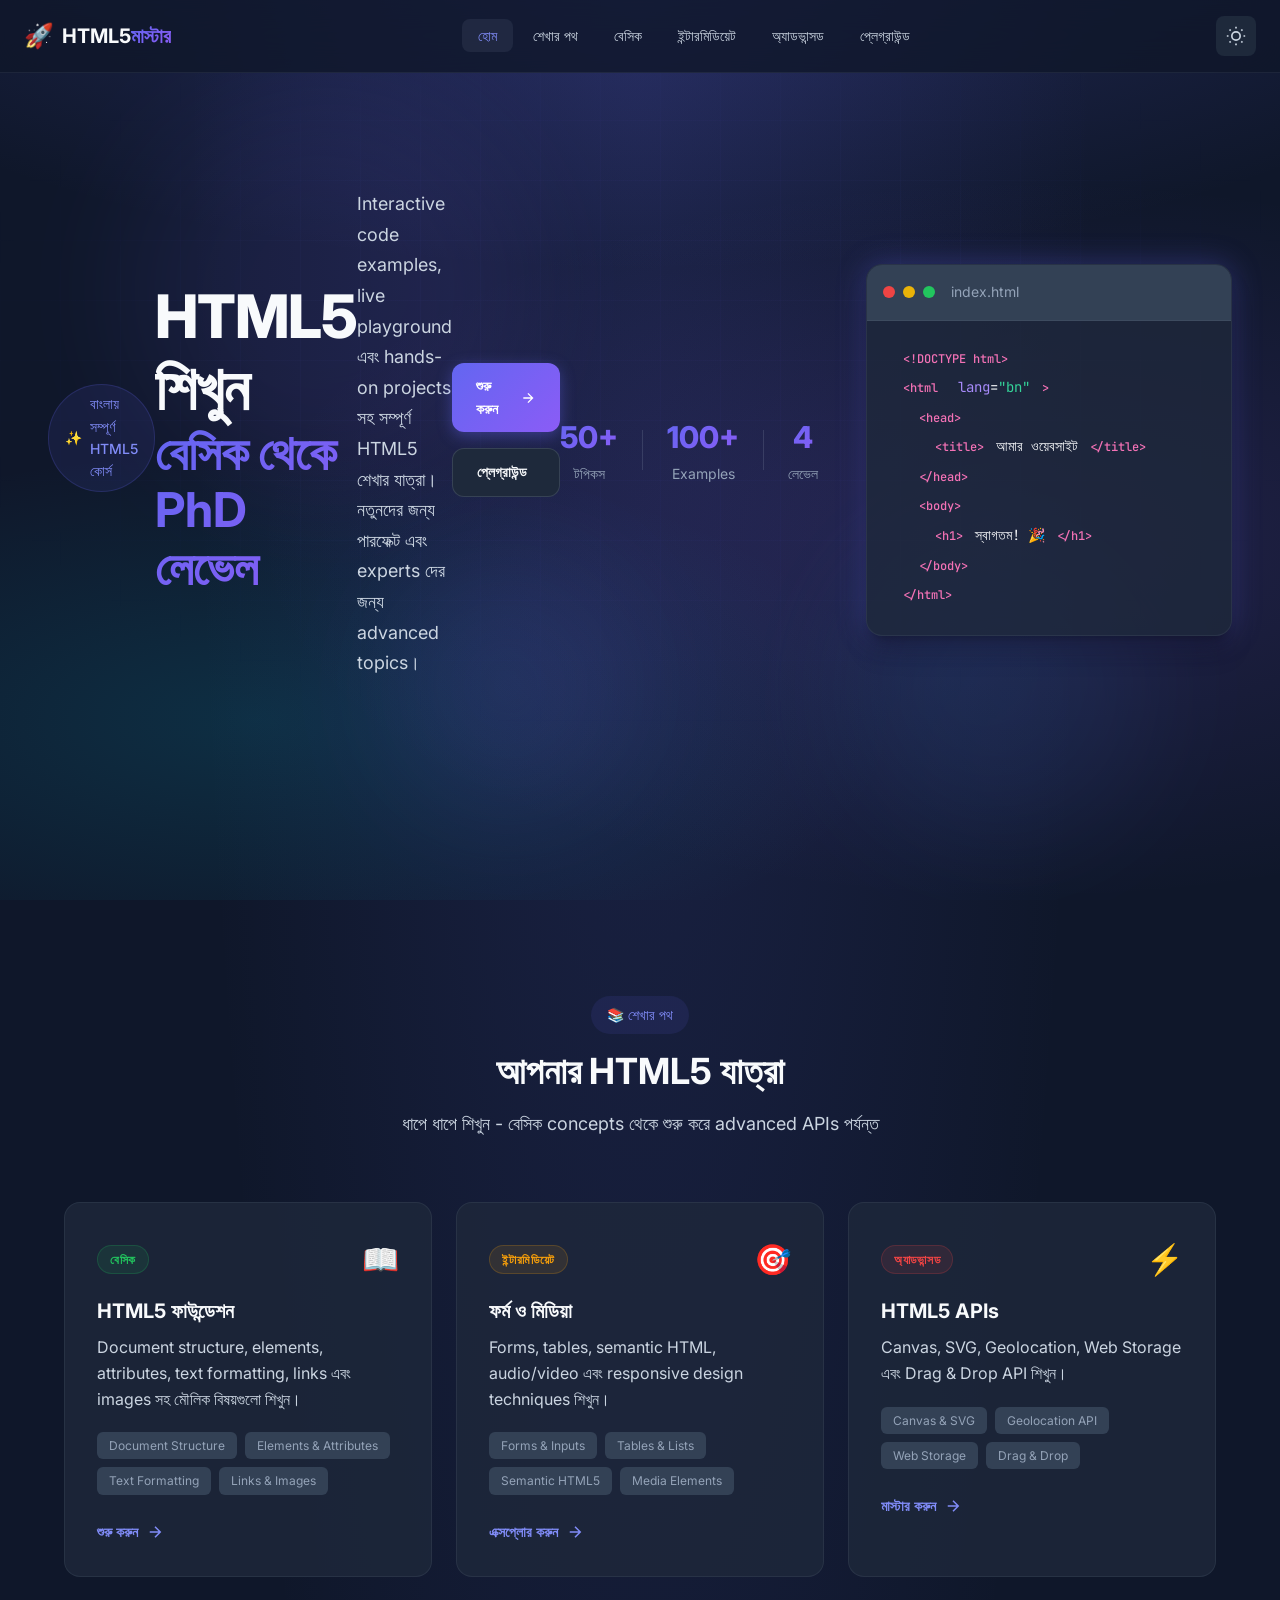
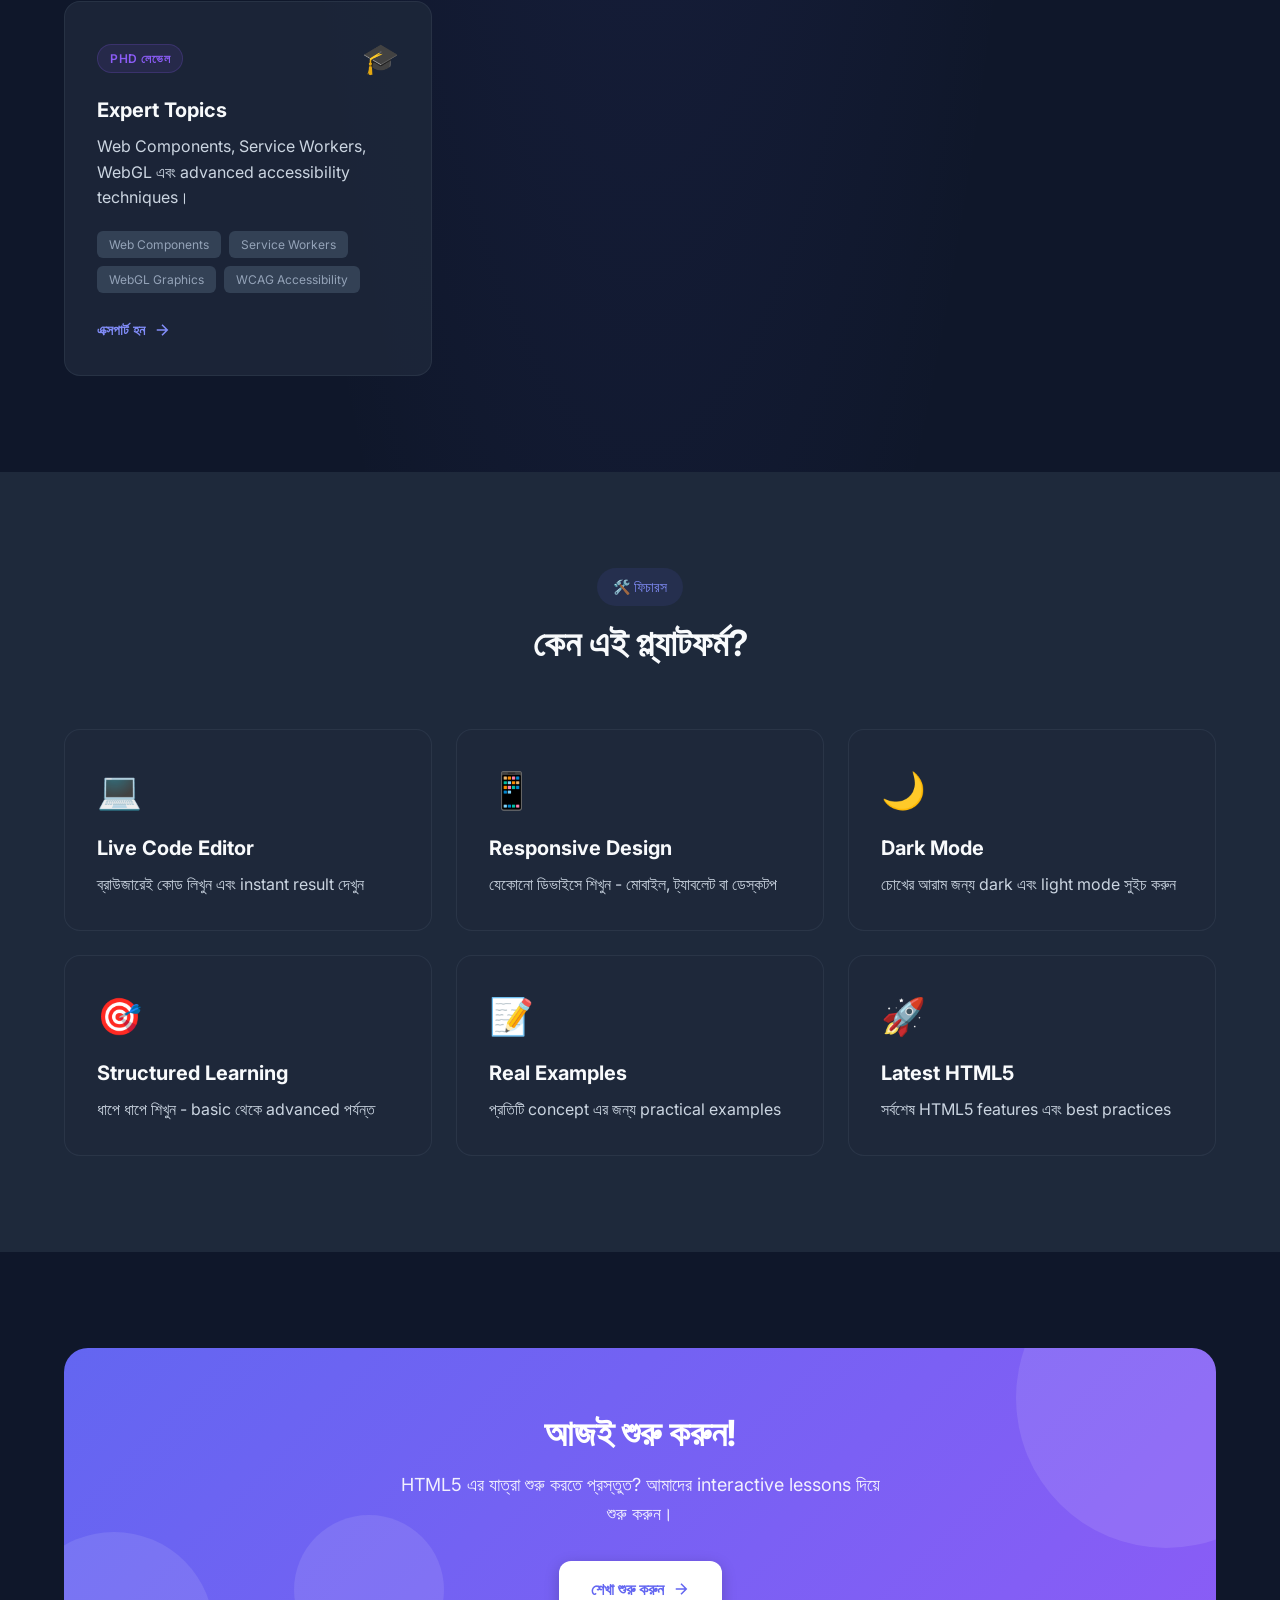
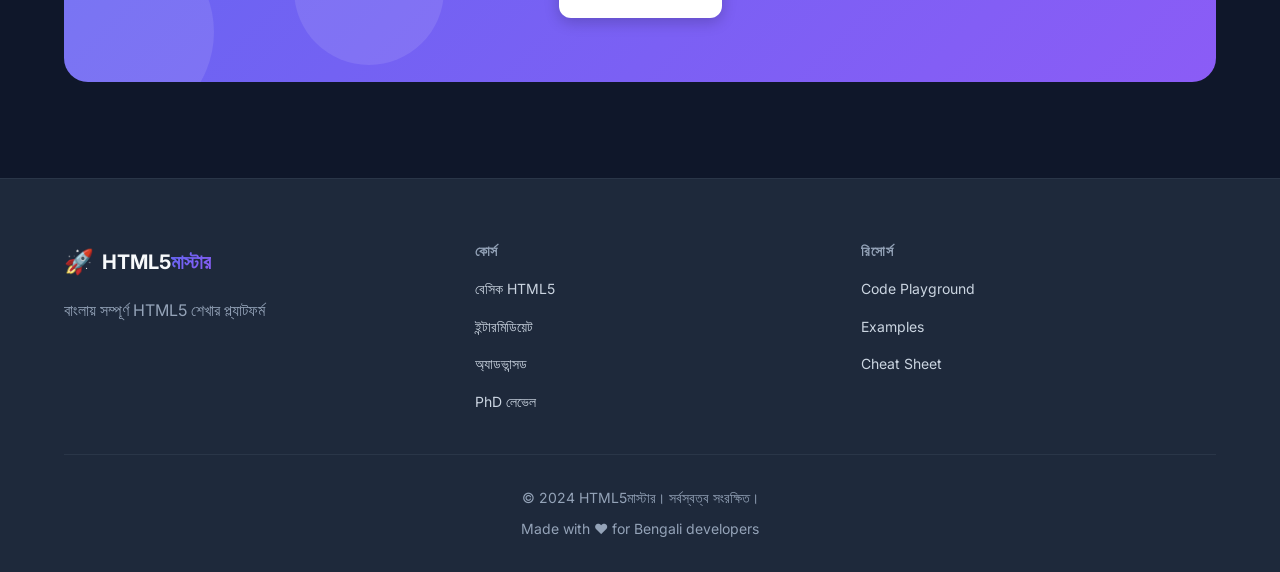
<file: index.html>
<!DOCTYPE html>
<html lang="bn">

<head>
  <meta charset="UTF-8">
  <meta name="viewport" content="width=device-width, initial-scale=1.0">
  <meta name="description" content="HTML5 শিখুন - বেসিক থেকে অ্যাডভান্সড পর্যন্ত সম্পূর্ণ বাংলা টিউটোরিয়াল। Interactive examples এবং live code playground সহ।">
  <meta name="keywords" content="HTML5, Learn HTML, HTML Tutorial, বাংলা HTML, Web Development, HTML5 API">
  <meta name="author" content="HTML5 Learning Platform">
  <meta name="theme-color" content="#6366f1">
  
  <!-- Open Graph -->
  <meta property="og:title" content="HTML5 মাস্টারক্লাস - বেসিক থেকে PhD লেভেল">
  <meta property="og:description" content="সম্পূর্ণ HTML5 শেখার প্ল্যাটফর্ম - Interactive examples সহ">
  <meta property="og:type" content="website">
  
  <!-- Favicon -->
  <link rel="icon" type="image/svg+xml" href="data:image/svg+xml,<svg xmlns='http://www.w3.org/2000/svg' viewBox='0 0 100 100'><text y='.9em' font-size='90'>🚀</text></svg>">
  
  <!-- Google Fonts -->
  <link rel="preconnect" href="https://fonts.googleapis.com">
  <link rel="preconnect" href="https://fonts.gstatic.com" crossorigin>
  <link href="https://fonts.googleapis.com/css2?family=Inter:wght@300;400;500;600;700;800&family=JetBrains+Mono:wght@400;500;600&display=swap" rel="stylesheet">
  
  <!-- Stylesheets -->
  <link rel="stylesheet" href="styles/main.css">
  <link rel="stylesheet" href="styles/components.css">
  
  <title>HTML5 মাস্টারক্লাস | বেসিক থেকে PhD লেভেল শিখুন</title>
</head>

<body>
  <!-- Navigation -->
  <nav class="navbar" id="navbar">
    <div class="nav-container">
      <a href="#" class="nav-logo">
        <span class="logo-icon">🚀</span>
        <span class="logo-text">HTML5<span class="logo-accent">মাস্টার</span></span>
      </a>
      
      <ul class="nav-menu" id="nav-menu">
        <li class="nav-item">
          <a href="#home" class="nav-link active">হোম</a>
        </li>
        <li class="nav-item">
          <a href="#learning-path" class="nav-link">শেখার পথ</a>
        </li>
        <li class="nav-item">
          <a href="pages/basics.html" class="nav-link">বেসিক</a>
        </li>
        <li class="nav-item">
          <a href="pages/intermediate.html" class="nav-link">ইন্টারমিডিয়েট</a>
        </li>
        <li class="nav-item">
          <a href="pages/advanced.html" class="nav-link">অ্যাডভান্সড</a>
        </li>
        <li class="nav-item">
          <a href="pages/playground.html" class="nav-link">প্লেগ্রাউন্ড</a>
        </li>
      </ul>
      
      <div class="nav-actions">
        <button class="theme-toggle" id="theme-toggle" aria-label="Toggle theme">
          <svg class="sun-icon" viewBox="0 0 24 24" fill="none" stroke="currentColor" stroke-width="2">
            <circle cx="12" cy="12" r="5"></circle>
            <path d="M12 1v2M12 21v2M4.22 4.22l1.42 1.42M18.36 18.36l1.42 1.42M1 12h2M21 12h2M4.22 19.78l1.42-1.42M18.36 5.64l1.42-1.42"></path>
          </svg>
          <svg class="moon-icon" viewBox="0 0 24 24" fill="none" stroke="currentColor" stroke-width="2">
            <path d="M21 12.79A9 9 0 1 1 11.21 3 7 7 0 0 0 21 12.79z"></path>
          </svg>
        </button>
        <button class="nav-toggle" id="nav-toggle" aria-label="Toggle menu">
          <span class="hamburger"></span>
        </button>
      </div>
    </div>
  </nav>

  <!-- Hero Section -->
  <section class="hero" id="home">
    <div class="hero-bg">
      <div class="hero-gradient"></div>
      <div class="hero-grid"></div>
      <div class="floating-shapes">
        <div class="shape shape-1"></div>
        <div class="shape shape-2"></div>
        <div class="shape shape-3"></div>
      </div>
    </div>
    
    <div class="hero-content">
      <div class="hero-badge">
        <span class="badge-icon">✨</span>
        <span>বাংলায় সম্পূর্ণ HTML5 কোর্স</span>
      </div>
      
      <h1 class="hero-title">
        <span class="title-line">HTML5 শিখুন</span>
        <span class="title-gradient">বেসিক থেকে PhD লেভেল</span>
      </h1>
      
      <p class="hero-description">
        Interactive code examples, live playground এবং hands-on projects সহ 
        সম্পূর্ণ HTML5 শেখার যাত্রা। নতুনদের জন্য পারফেক্ট এবং 
        experts দের জন্য advanced topics।
      </p>
      
      <div class="hero-cta">
        <a href="#learning-path" class="btn btn-primary">
          <span>শুরু করুন</span>
          <svg viewBox="0 0 24 24" fill="none" stroke="currentColor" stroke-width="2">
            <path d="M5 12h14M12 5l7 7-7 7"></path>
          </svg>
        </a>
        <a href="pages/playground.html" class="btn btn-secondary">
          <span>প্লেগ্রাউন্ড</span>
          <svg viewBox="0 0 24 24" fill="none" stroke="currentColor" stroke-width="2">
            <polygon points="5 3 19 12 5 21 5 3"></polygon>
          </svg>
        </a>
      </div>
      
      <div class="hero-stats">
        <div class="stat-item">
          <span class="stat-number">50+</span>
          <span class="stat-label">টপিকস</span>
        </div>
        <div class="stat-divider"></div>
        <div class="stat-item">
          <span class="stat-number">100+</span>
          <span class="stat-label">Examples</span>
        </div>
        <div class="stat-divider"></div>
        <div class="stat-item">
          <span class="stat-number">4</span>
          <span class="stat-label">লেভেল</span>
        </div>
      </div>
    </div>
    
    <div class="hero-visual">
      <div class="code-window">
        <div class="window-header">
          <div class="window-dots">
            <span class="dot red"></span>
            <span class="dot yellow"></span>
            <span class="dot green"></span>
          </div>
          <span class="window-title">index.html</span>
        </div>
        <pre class="window-code"><code><span class="tag">&lt;!DOCTYPE html&gt;</span>
<span class="tag">&lt;html</span> <span class="attr">lang</span>=<span class="string">"bn"</span><span class="tag">&gt;</span>
  <span class="tag">&lt;head&gt;</span>
    <span class="tag">&lt;title&gt;</span>আমার ওয়েবসাইট<span class="tag">&lt;/title&gt;</span>
  <span class="tag">&lt;/head&gt;</span>
  <span class="tag">&lt;body&gt;</span>
    <span class="tag">&lt;h1&gt;</span>স্বাগতম! 🎉<span class="tag">&lt;/h1&gt;</span>
  <span class="tag">&lt;/body&gt;</span>
<span class="tag">&lt;/html&gt;</span></code></pre>
      </div>
    </div>
  </section>

  <!-- Learning Path Section -->
  <section class="learning-path" id="learning-path">
    <div class="container">
      <div class="section-header">
        <span class="section-badge">📚 শেখার পথ</span>
        <h2 class="section-title">আপনার HTML5 যাত্রা</h2>
        <p class="section-description">
          ধাপে ধাপে শিখুন - বেসিক concepts থেকে শুরু করে advanced APIs পর্যন্ত
        </p>
      </div>
      
      <div class="path-grid">
        <!-- Basic Level -->
        <article class="path-card" data-level="basic">
          <div class="card-glow"></div>
          <div class="card-header">
            <span class="level-badge level-basic">বেসিক</span>
            <span class="card-icon">📖</span>
          </div>
          <h3 class="card-title">HTML5 ফাউন্ডেশন</h3>
          <p class="card-description">
            Document structure, elements, attributes, text formatting, 
            links এবং images সহ মৌলিক বিষয়গুলো শিখুন।
          </p>
          <ul class="card-topics">
            <li>Document Structure</li>
            <li>Elements & Attributes</li>
            <li>Text Formatting</li>
            <li>Links & Images</li>
          </ul>
          <a href="pages/basics.html" class="card-link">
            <span>শুরু করুন</span>
            <svg viewBox="0 0 24 24" fill="none" stroke="currentColor" stroke-width="2">
              <path d="M5 12h14M12 5l7 7-7 7"></path>
            </svg>
          </a>
        </article>
        
        <!-- Intermediate Level -->
        <article class="path-card" data-level="intermediate">
          <div class="card-glow"></div>
          <div class="card-header">
            <span class="level-badge level-intermediate">ইন্টারমিডিয়েট</span>
            <span class="card-icon">🎯</span>
          </div>
          <h3 class="card-title">ফর্ম ও মিডিয়া</h3>
          <p class="card-description">
            Forms, tables, semantic HTML, audio/video এবং 
            responsive design techniques শিখুন।
          </p>
          <ul class="card-topics">
            <li>Forms & Inputs</li>
            <li>Tables & Lists</li>
            <li>Semantic HTML5</li>
            <li>Media Elements</li>
          </ul>
          <a href="pages/intermediate.html" class="card-link">
            <span>এক্সপ্লোর করুন</span>
            <svg viewBox="0 0 24 24" fill="none" stroke="currentColor" stroke-width="2">
              <path d="M5 12h14M12 5l7 7-7 7"></path>
            </svg>
          </a>
        </article>
        
        <!-- Advanced Level -->
        <article class="path-card" data-level="advanced">
          <div class="card-glow"></div>
          <div class="card-header">
            <span class="level-badge level-advanced">অ্যাডভান্সড</span>
            <span class="card-icon">⚡</span>
          </div>
          <h3 class="card-title">HTML5 APIs</h3>
          <p class="card-description">
            Canvas, SVG, Geolocation, Web Storage এবং 
            Drag & Drop API শিখুন।
          </p>
          <ul class="card-topics">
            <li>Canvas & SVG</li>
            <li>Geolocation API</li>
            <li>Web Storage</li>
            <li>Drag & Drop</li>
          </ul>
          <a href="pages/advanced.html" class="card-link">
            <span>মাস্টার করুন</span>
            <svg viewBox="0 0 24 24" fill="none" stroke="currentColor" stroke-width="2">
              <path d="M5 12h14M12 5l7 7-7 7"></path>
            </svg>
          </a>
        </article>
        
        <!-- PhD Level -->
        <article class="path-card" data-level="phd">
          <div class="card-glow"></div>
          <div class="card-header">
            <span class="level-badge level-phd">PhD লেভেল</span>
            <span class="card-icon">🎓</span>
          </div>
          <h3 class="card-title">Expert Topics</h3>
          <p class="card-description">
            Web Components, Service Workers, WebGL এবং 
            advanced accessibility techniques।
          </p>
          <ul class="card-topics">
            <li>Web Components</li>
            <li>Service Workers</li>
            <li>WebGL Graphics</li>
            <li>WCAG Accessibility</li>
          </ul>
          <a href="pages/phd-level.html" class="card-link">
            <span>এক্সপার্ট হন</span>
            <svg viewBox="0 0 24 24" fill="none" stroke="currentColor" stroke-width="2">
              <path d="M5 12h14M12 5l7 7-7 7"></path>
            </svg>
          </a>
        </article>
      </div>
    </div>
  </section>

  <!-- Features Section -->
  <section class="features" id="features">
    <div class="container">
      <div class="section-header">
        <span class="section-badge">🛠️ ফিচারস</span>
        <h2 class="section-title">কেন এই প্ল্যাটফর্ম?</h2>
      </div>
      
      <div class="feature-grid">
        <div class="feature-card">
          <div class="feature-icon">💻</div>
          <h3>Live Code Editor</h3>
          <p>ব্রাউজারেই কোড লিখুন এবং instant result দেখুন</p>
        </div>
        
        <div class="feature-card">
          <div class="feature-icon">📱</div>
          <h3>Responsive Design</h3>
          <p>যেকোনো ডিভাইসে শিখুন - মোবাইল, ট্যাবলেট বা ডেস্কটপ</p>
        </div>
        
        <div class="feature-card">
          <div class="feature-icon">🌙</div>
          <h3>Dark Mode</h3>
          <p>চোখের আরাম জন্য dark এবং light mode সুইচ করুন</p>
        </div>
        
        <div class="feature-card">
          <div class="feature-icon">🎯</div>
          <h3>Structured Learning</h3>
          <p>ধাপে ধাপে শিখুন - basic থেকে advanced পর্যন্ত</p>
        </div>
        
        <div class="feature-card">
          <div class="feature-icon">📝</div>
          <h3>Real Examples</h3>
          <p>প্রতিটি concept এর জন্য practical examples</p>
        </div>
        
        <div class="feature-card">
          <div class="feature-icon">🚀</div>
          <h3>Latest HTML5</h3>
          <p>সর্বশেষ HTML5 features এবং best practices</p>
        </div>
      </div>
    </div>
  </section>

  <!-- CTA Section -->
  <section class="cta-section">
    <div class="container">
      <div class="cta-card">
        <div class="cta-content">
          <h2>আজই শুরু করুন!</h2>
          <p>HTML5 এর যাত্রা শুরু করতে প্রস্তুত? আমাদের interactive lessons দিয়ে শুরু করুন।</p>
          <div class="cta-buttons">
            <a href="pages/basics.html" class="btn btn-primary btn-lg">
              <span>শেখা শুরু করুন</span>
              <svg viewBox="0 0 24 24" fill="none" stroke="currentColor" stroke-width="2">
                <path d="M5 12h14M12 5l7 7-7 7"></path>
              </svg>
            </a>
          </div>
        </div>
        <div class="cta-decoration">
          <div class="decoration-circle"></div>
          <div class="decoration-circle"></div>
          <div class="decoration-circle"></div>
        </div>
      </div>
    </div>
  </section>

  <!-- Footer -->
  <footer class="footer">
    <div class="container">
      <div class="footer-content">
        <div class="footer-brand">
          <a href="#" class="footer-logo">
            <span class="logo-icon">🚀</span>
            <span class="logo-text">HTML5<span class="logo-accent">মাস্টার</span></span>
          </a>
          <p class="footer-tagline">
            বাংলায় সম্পূর্ণ HTML5 শেখার প্ল্যাটফর্ম
          </p>
        </div>
        
        <div class="footer-links">
          <div class="link-group">
            <h4>কোর্স</h4>
            <ul>
              <li><a href="pages/basics.html">বেসিক HTML5</a></li>
              <li><a href="pages/intermediate.html">ইন্টারমিডিয়েট</a></li>
              <li><a href="pages/advanced.html">অ্যাডভান্সড</a></li>
              <li><a href="pages/phd-level.html">PhD লেভেল</a></li>
            </ul>
          </div>
          
          <div class="link-group">
            <h4>রিসোর্স</h4>
            <ul>
              <li><a href="pages/playground.html">Code Playground</a></li>
              <li><a href="#">Examples</a></li>
              <li><a href="#">Cheat Sheet</a></li>
            </ul>
          </div>
        </div>
      </div>
      
      <div class="footer-bottom">
        <p>&copy; 2024 HTML5মাস্টার। সর্বস্বত্ব সংরক্ষিত।</p>
        <p class="made-with">Made with ❤️ for Bengali developers</p>
      </div>
    </div>
  </footer>

  <!-- Scripts -->
  <script src="js/app.js"></script>
</body>

</html>
</file>
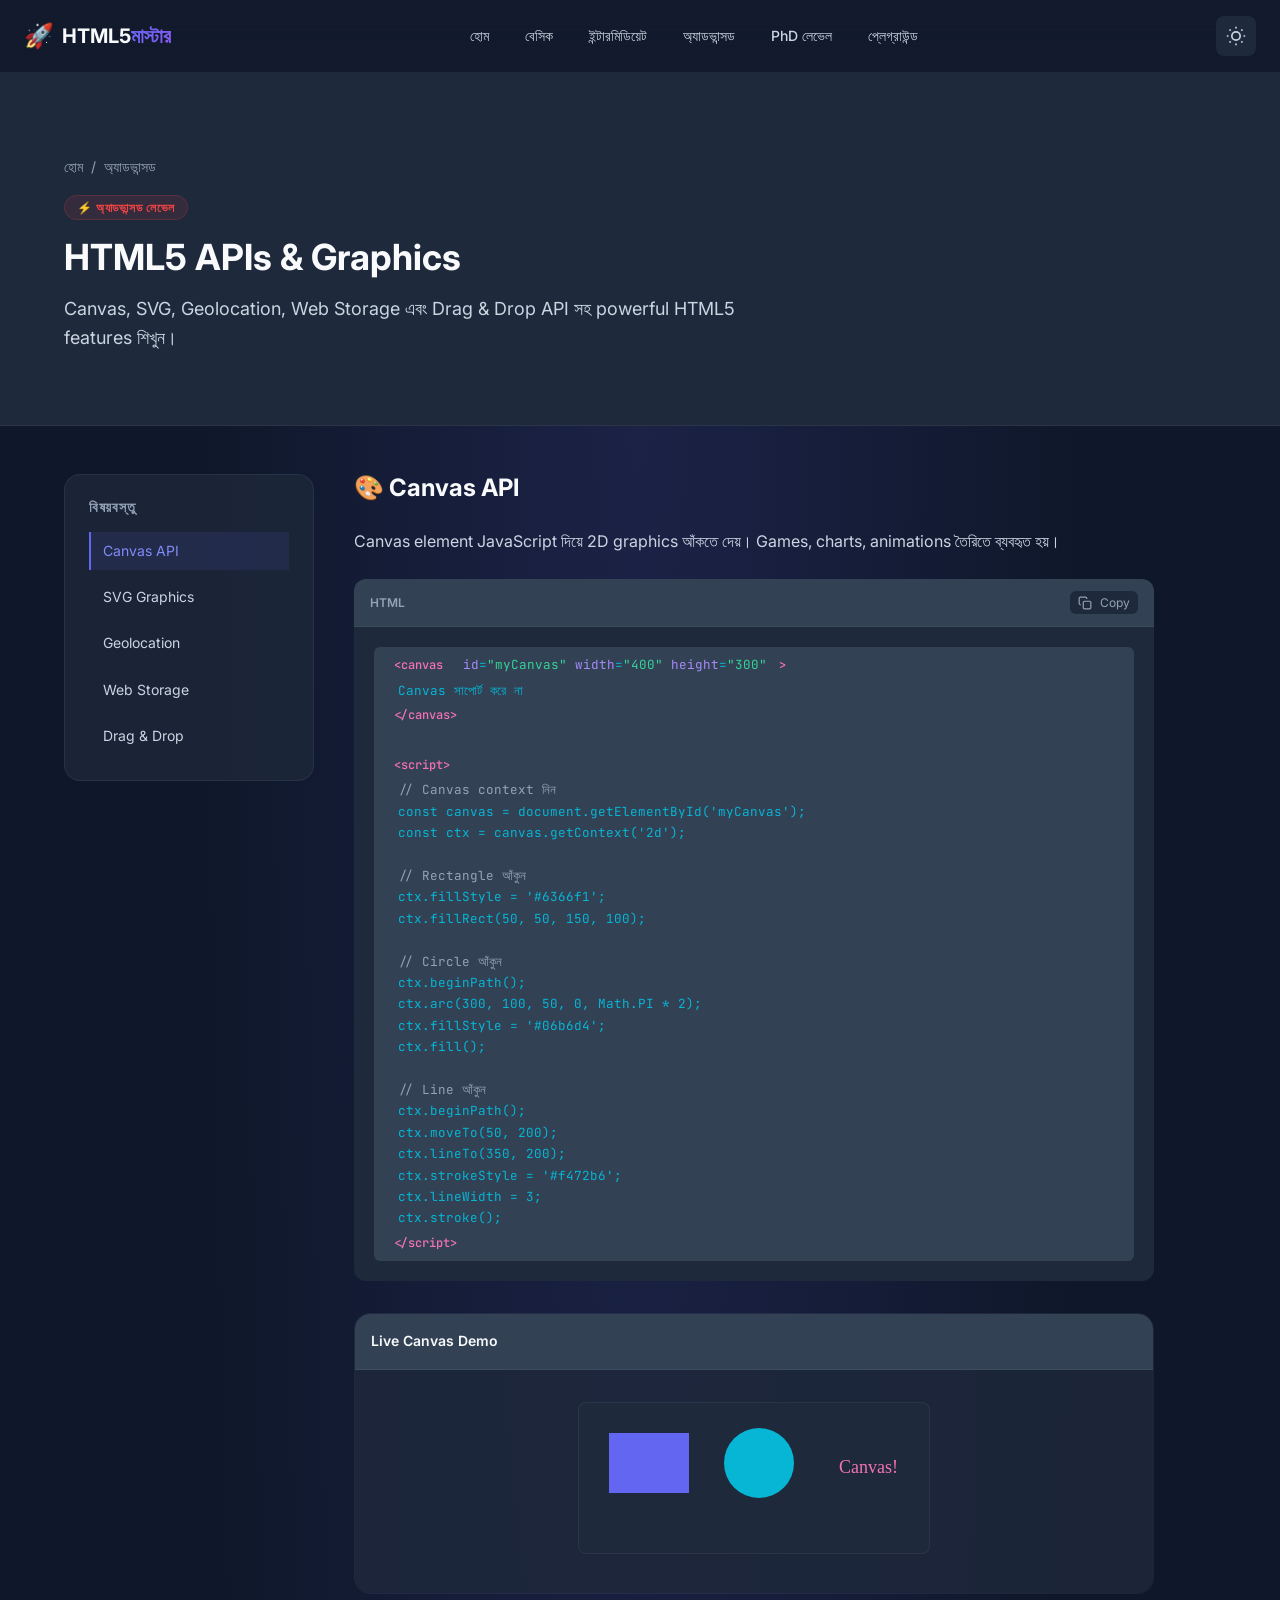
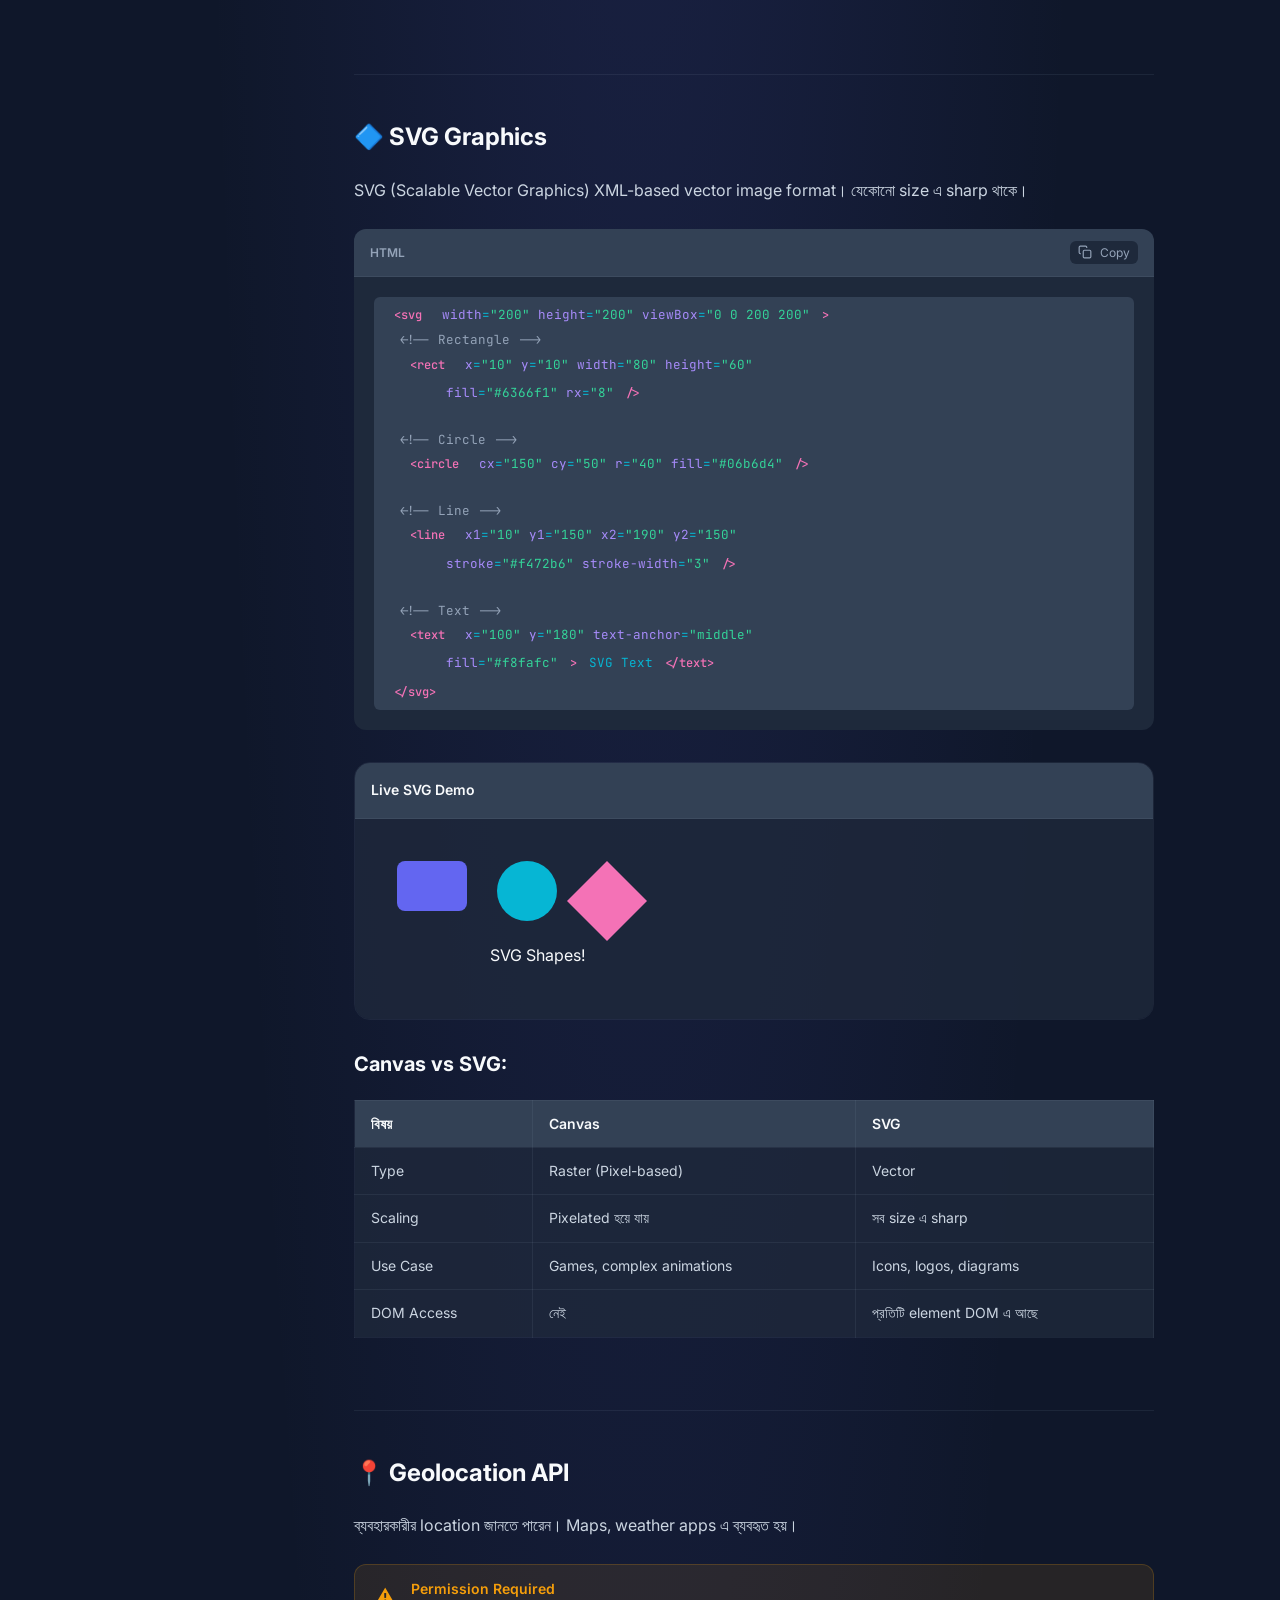
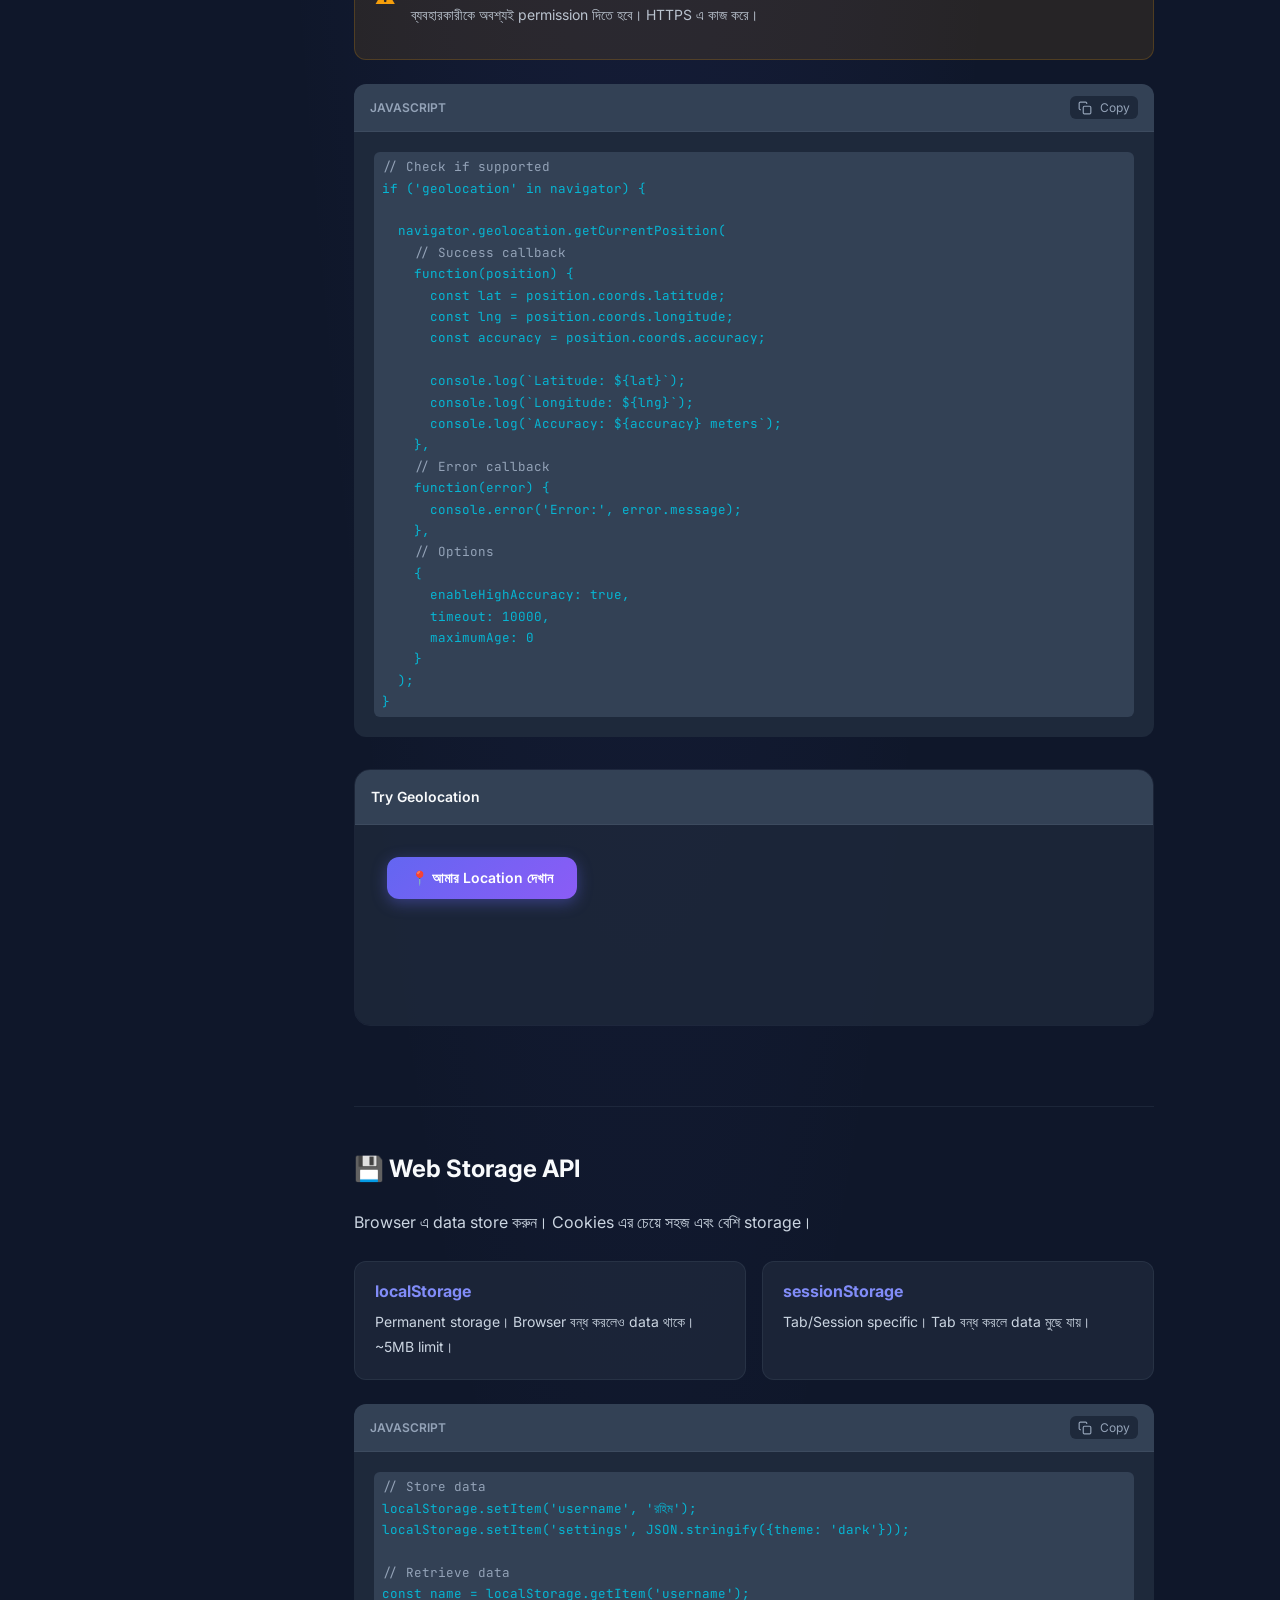
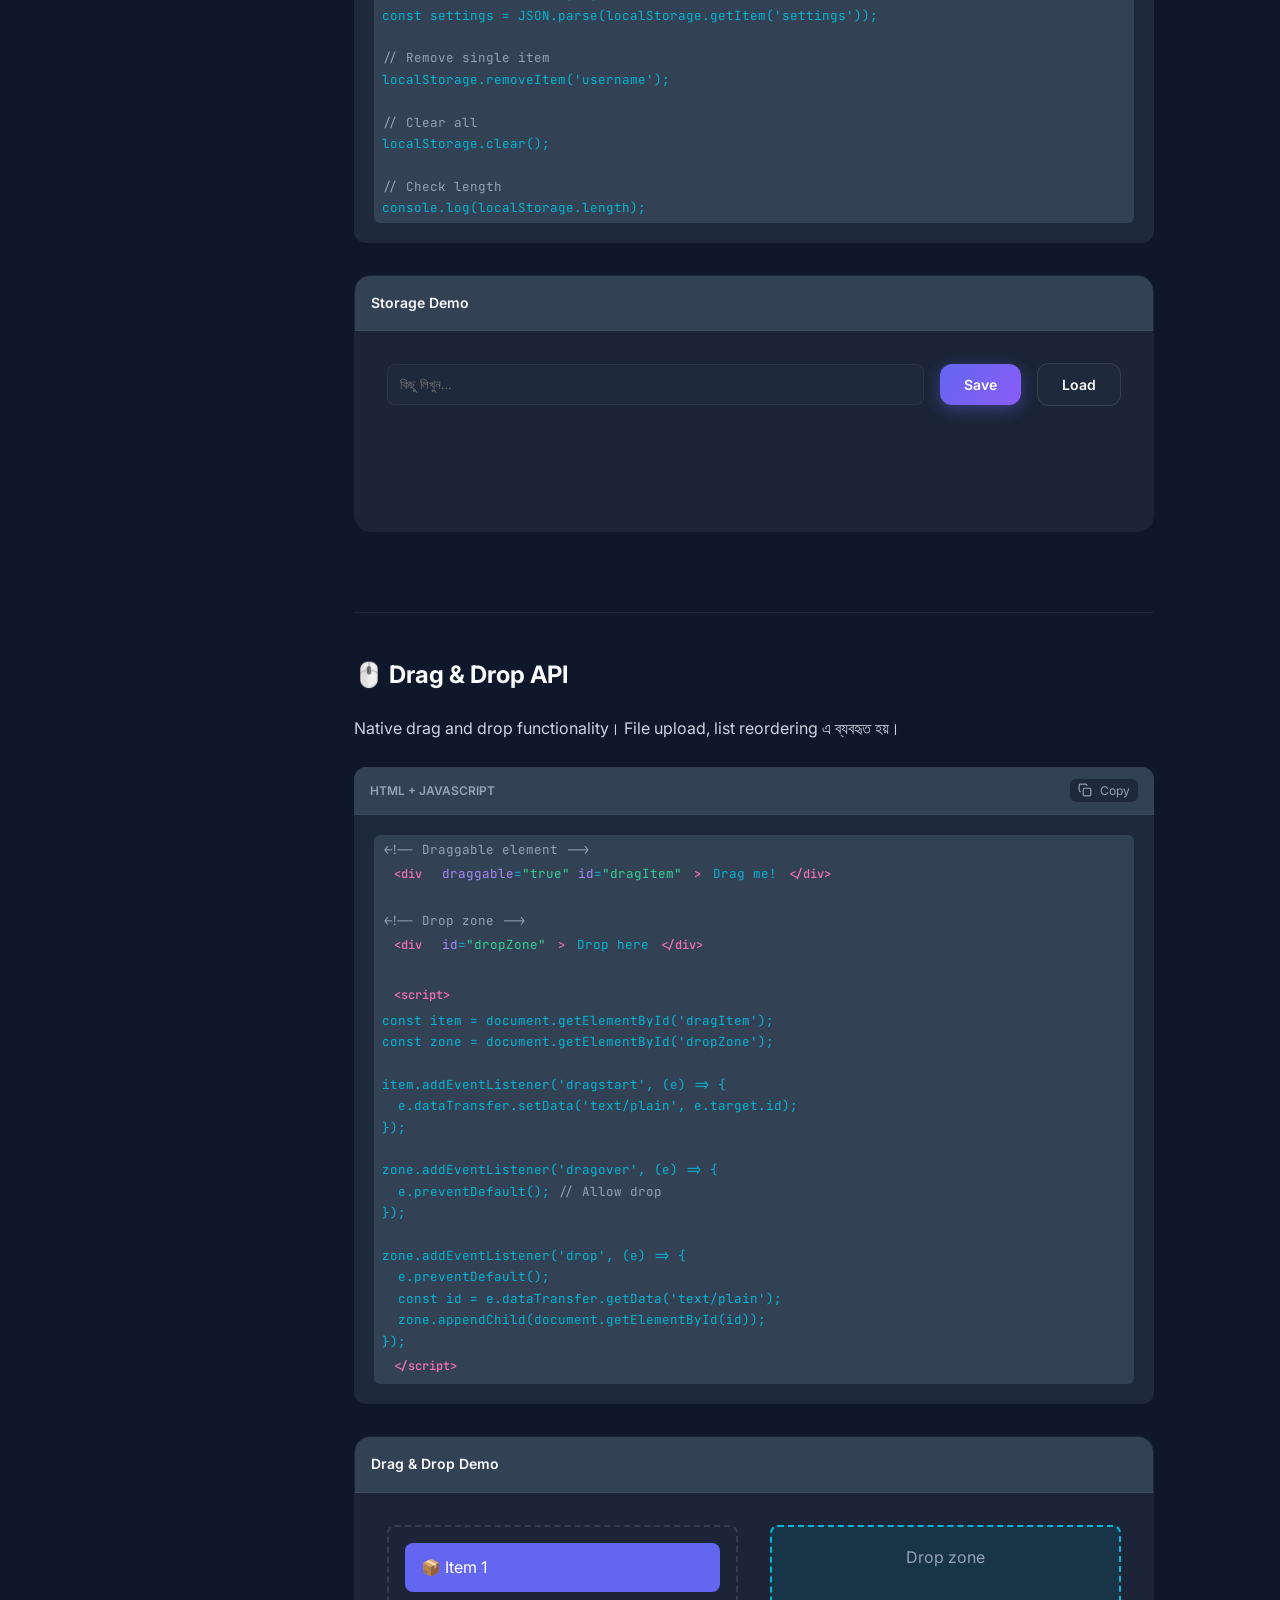
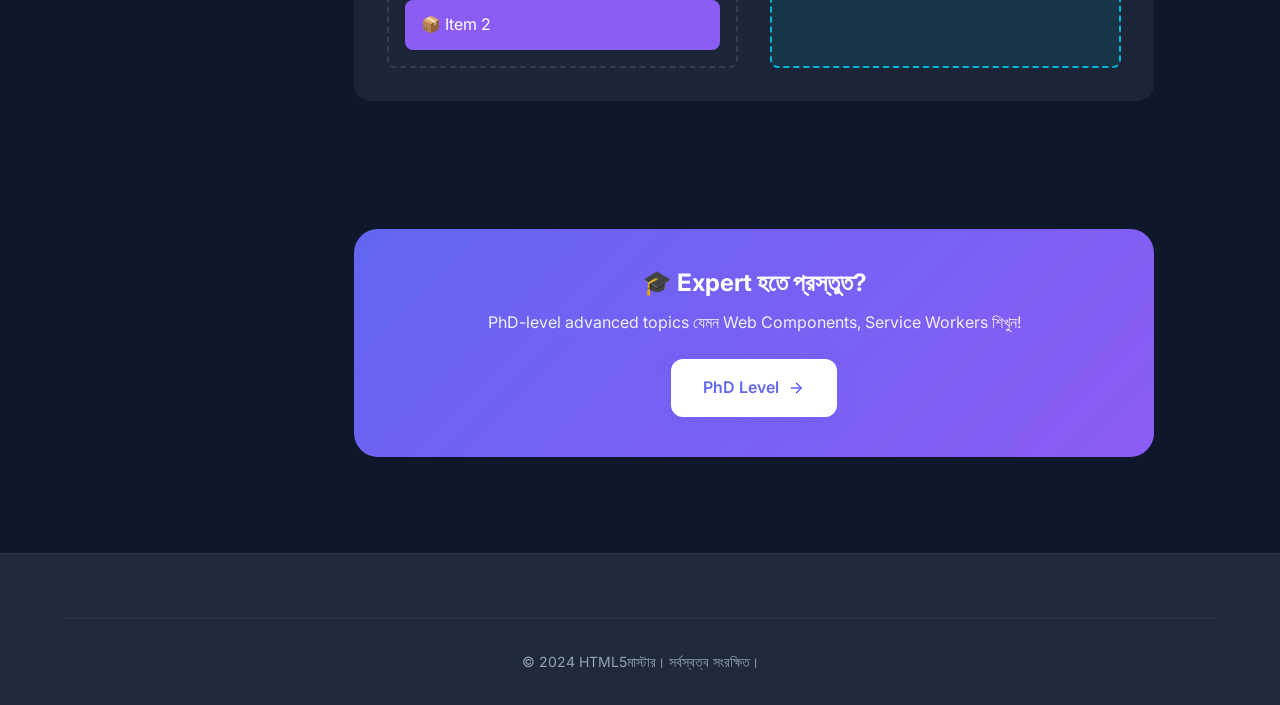
<file: pages/advanced.html>
<!DOCTYPE html>
<html lang="bn">

<head>
    <meta charset="UTF-8">
    <meta name="viewport" content="width=device-width, initial-scale=1.0">
    <meta name="description"
        content="HTML5 অ্যাডভান্সড APIs - Canvas, SVG, Geolocation, Web Storage এবং Drag & Drop শিখুন।">
    <title>অ্যাডভান্সড HTML5 APIs | HTML5 মাস্টারক্লাস</title>
    <link rel="preconnect" href="https://fonts.googleapis.com">
    <link rel="preconnect" href="https://fonts.gstatic.com" crossorigin>
    <link
        href="https://fonts.googleapis.com/css2?family=Inter:wght@300;400;500;600;700;800&family=JetBrains+Mono:wght@400;500;600&display=swap"
        rel="stylesheet">
    <link rel="stylesheet" href="../styles/main.css">
    <link rel="stylesheet" href="../styles/components.css">
    <link rel="stylesheet" href="../styles/pages.css">
</head>

<body>
    <!-- Navigation -->
    <nav class="navbar" id="navbar">
        <div class="nav-container">
            <a href="../index.html" class="nav-logo">
                <span class="logo-icon">🚀</span>
                <span class="logo-text">HTML5<span class="logo-accent">মাস্টার</span></span>
            </a>
            <ul class="nav-menu" id="nav-menu">
                <li class="nav-item"><a href="../index.html" class="nav-link">হোম</a></li>
                <li class="nav-item"><a href="basics.html" class="nav-link">বেসিক</a></li>
                <li class="nav-item"><a href="intermediate.html" class="nav-link">ইন্টারমিডিয়েট</a></li>
                <li class="nav-item"><a href="advanced.html" class="nav-link active">অ্যাডভান্সড</a></li>
                <li class="nav-item"><a href="phd-level.html" class="nav-link">PhD লেভেল</a></li>
                <li class="nav-item"><a href="playground.html" class="nav-link">প্লেগ্রাউন্ড</a></li>
            </ul>
            <div class="nav-actions">
                <button class="theme-toggle" id="theme-toggle" aria-label="Toggle theme">
                    <svg class="sun-icon" viewBox="0 0 24 24" fill="none" stroke="currentColor" stroke-width="2">
                        <circle cx="12" cy="12" r="5"></circle>
                        <path
                            d="M12 1v2M12 21v2M4.22 4.22l1.42 1.42M18.36 18.36l1.42 1.42M1 12h2M21 12h2M4.22 19.78l1.42-1.42M18.36 5.64l1.42-1.42">
                        </path>
                    </svg>
                    <svg class="moon-icon" viewBox="0 0 24 24" fill="none" stroke="currentColor" stroke-width="2">
                        <path d="M21 12.79A9 9 0 1 1 11.21 3 7 7 0 0 0 21 12.79z"></path>
                    </svg>
                </button>
                <button class="nav-toggle" id="nav-toggle" aria-label="Toggle menu"><span
                        class="hamburger"></span></button>
            </div>
        </div>
    </nav>

    <!-- Page Header -->
    <header class="page-header">
        <div class="container">
            <div class="breadcrumb">
                <a href="../index.html">হোম</a><span>/</span><span>অ্যাডভান্সড</span>
            </div>
            <div class="header-content">
                <span class="level-badge level-advanced">⚡ অ্যাডভান্সড লেভেল</span>
                <h1>HTML5 APIs & Graphics</h1>
                <p>Canvas, SVG, Geolocation, Web Storage এবং Drag & Drop API সহ powerful HTML5 features শিখুন।</p>
            </div>
        </div>
    </header>

    <!-- Main Content -->
    <main class="page-content">
        <div class="container">
            <div class="content-grid">
                <aside class="sidebar">
                    <div class="toc">
                        <h3 class="toc-title">বিষয়বস্তু</h3>
                        <ul class="toc-list">
                            <li><a href="#canvas" class="toc-link active">Canvas API</a></li>
                            <li><a href="#svg" class="toc-link">SVG Graphics</a></li>
                            <li><a href="#geolocation" class="toc-link">Geolocation</a></li>
                            <li><a href="#storage" class="toc-link">Web Storage</a></li>
                            <li><a href="#drag-drop" class="toc-link">Drag & Drop</a></li>
                        </ul>
                    </div>
                </aside>

                <article class="main-content">

                    <!-- Canvas API -->
                    <section id="canvas" class="lesson-section">
                        <h2>🎨 Canvas API</h2>
                        <p>Canvas element JavaScript দিয়ে 2D graphics আঁকতে দেয়। Games, charts, animations তৈরিতে
                            ব্যবহৃত হয়।</p>

                        <div class="code-block">
                            <div class="code-header">
                                <span class="code-lang">HTML</span>
                                <button class="copy-btn" onclick="HTML5Master.copyCode(this)">
                                    <svg viewBox="0 0 24 24" fill="none" stroke="currentColor" stroke-width="2">
                                        <rect x="9" y="9" width="13" height="13" rx="2" ry="2"></rect>
                                        <path d="M5 15H4a2 2 0 0 1-2-2V4a2 2 0 0 1 2-2h9a2 2 0 0 1 2 2v1"></path>
                                    </svg>
                                    <span>Copy</span>
                                </button>
                            </div>
                            <div class="code-content">
                                <pre><code><span class="tag">&lt;canvas</span> <span class="attr">id</span>=<span class="string">"myCanvas"</span> <span class="attr">width</span>=<span class="string">"400"</span> <span class="attr">height</span>=<span class="string">"300"</span><span class="tag">&gt;</span>
  Canvas সাপোর্ট করে না
<span class="tag">&lt;/canvas&gt;</span>

<span class="tag">&lt;script&gt;</span>
  <span class="comment">// Canvas context নিন</span>
  const canvas = document.getElementById('myCanvas');
  const ctx = canvas.getContext('2d');

  <span class="comment">// Rectangle আঁকুন</span>
  ctx.fillStyle = '#6366f1';
  ctx.fillRect(50, 50, 150, 100);

  <span class="comment">// Circle আঁকুন</span>
  ctx.beginPath();
  ctx.arc(300, 100, 50, 0, Math.PI * 2);
  ctx.fillStyle = '#06b6d4';
  ctx.fill();

  <span class="comment">// Line আঁকুন</span>
  ctx.beginPath();
  ctx.moveTo(50, 200);
  ctx.lineTo(350, 200);
  ctx.strokeStyle = '#f472b6';
  ctx.lineWidth = 3;
  ctx.stroke();
<span class="tag">&lt;/script&gt;</span></code></pre>
                            </div>
                        </div>

                        <div class="demo-container">
                            <div class="demo-header"><span class="demo-title">Live Canvas Demo</span></div>
                            <div class="demo-preview" style="text-align: center;">
                                <canvas id="demoCanvas" width="350" height="150"
                                    style="border: 1px solid var(--border-color); border-radius: 8px; background: var(--bg-secondary);"></canvas>
                            </div>
                        </div>

                        <script>
                            document.addEventListener('DOMContentLoaded', function () {
                                const canvas = document.getElementById('demoCanvas');
                                if (canvas) {
                                    const ctx = canvas.getContext('2d');
                                    ctx.fillStyle = '#6366f1';
                                    ctx.fillRect(30, 30, 80, 60);
                                    ctx.beginPath();
                                    ctx.arc(180, 60, 35, 0, Math.PI * 2);
                                    ctx.fillStyle = '#06b6d4';
                                    ctx.fill();
                                    ctx.fillStyle = '#f472b6';
                                    ctx.font = '18px Inter';
                                    ctx.fillText('Canvas!', 260, 70);
                                }
                            });
                        </script>
                    </section>

                    <!-- SVG -->
                    <section id="svg" class="lesson-section">
                        <h2>🔷 SVG Graphics</h2>
                        <p>SVG (Scalable Vector Graphics) XML-based vector image format। যেকোনো size এ sharp থাকে।</p>

                        <div class="code-block">
                            <div class="code-header">
                                <span class="code-lang">HTML</span>
                                <button class="copy-btn" onclick="HTML5Master.copyCode(this)">
                                    <svg viewBox="0 0 24 24" fill="none" stroke="currentColor" stroke-width="2">
                                        <rect x="9" y="9" width="13" height="13" rx="2" ry="2"></rect>
                                        <path d="M5 15H4a2 2 0 0 1-2-2V4a2 2 0 0 1 2-2h9a2 2 0 0 1 2 2v1"></path>
                                    </svg>
                                    <span>Copy</span>
                                </button>
                            </div>
                            <div class="code-content">
                                <pre><code><span class="tag">&lt;svg</span> <span class="attr">width</span>=<span class="string">"200"</span> <span class="attr">height</span>=<span class="string">"200"</span> <span class="attr">viewBox</span>=<span class="string">"0 0 200 200"</span><span class="tag">&gt;</span>
  <span class="comment">&lt;!-- Rectangle --&gt;</span>
  <span class="tag">&lt;rect</span> <span class="attr">x</span>=<span class="string">"10"</span> <span class="attr">y</span>=<span class="string">"10"</span> <span class="attr">width</span>=<span class="string">"80"</span> <span class="attr">height</span>=<span class="string">"60"</span> 
        <span class="attr">fill</span>=<span class="string">"#6366f1"</span> <span class="attr">rx</span>=<span class="string">"8"</span><span class="tag">/&gt;</span>

  <span class="comment">&lt;!-- Circle --&gt;</span>
  <span class="tag">&lt;circle</span> <span class="attr">cx</span>=<span class="string">"150"</span> <span class="attr">cy</span>=<span class="string">"50"</span> <span class="attr">r</span>=<span class="string">"40"</span> <span class="attr">fill</span>=<span class="string">"#06b6d4"</span><span class="tag">/&gt;</span>

  <span class="comment">&lt;!-- Line --&gt;</span>
  <span class="tag">&lt;line</span> <span class="attr">x1</span>=<span class="string">"10"</span> <span class="attr">y1</span>=<span class="string">"150"</span> <span class="attr">x2</span>=<span class="string">"190"</span> <span class="attr">y2</span>=<span class="string">"150"</span> 
        <span class="attr">stroke</span>=<span class="string">"#f472b6"</span> <span class="attr">stroke-width</span>=<span class="string">"3"</span><span class="tag">/&gt;</span>

  <span class="comment">&lt;!-- Text --&gt;</span>
  <span class="tag">&lt;text</span> <span class="attr">x</span>=<span class="string">"100"</span> <span class="attr">y</span>=<span class="string">"180"</span> <span class="attr">text-anchor</span>=<span class="string">"middle"</span> 
        <span class="attr">fill</span>=<span class="string">"#f8fafc"</span><span class="tag">&gt;</span>SVG Text<span class="tag">&lt;/text&gt;</span>
<span class="tag">&lt;/svg&gt;</span></code></pre>
                            </div>
                        </div>

                        <div class="demo-container">
                            <div class="demo-header"><span class="demo-title">Live SVG Demo</span></div>
                            <div class="demo-preview" style="text-align: center;">
                                <svg width="300" height="120" viewBox="0 0 300 120">
                                    <rect x="10" y="10" width="70" height="50" fill="#6366f1" rx="8" />
                                    <circle cx="140" cy="40" r="30" fill="#06b6d4" />
                                    <polygon points="220,10 260,50 220,90 180,50" fill="#f472b6" />
                                    <text x="150" y="110" text-anchor="middle" fill="currentColor"
                                        font-family="Inter">SVG Shapes!</text>
                                </svg>
                            </div>
                        </div>

                        <h3>Canvas vs SVG:</h3>
                        <div class="comparison-table">
                            <table>
                                <thead>
                                    <tr>
                                        <th>বিষয়</th>
                                        <th>Canvas</th>
                                        <th>SVG</th>
                                    </tr>
                                </thead>
                                <tbody>
                                    <tr>
                                        <td>Type</td>
                                        <td>Raster (Pixel-based)</td>
                                        <td>Vector</td>
                                    </tr>
                                    <tr>
                                        <td>Scaling</td>
                                        <td>Pixelated হয়ে যায়</td>
                                        <td>সব size এ sharp</td>
                                    </tr>
                                    <tr>
                                        <td>Use Case</td>
                                        <td>Games, complex animations</td>
                                        <td>Icons, logos, diagrams</td>
                                    </tr>
                                    <tr>
                                        <td>DOM Access</td>
                                        <td>নেই</td>
                                        <td>প্রতিটি element DOM এ আছে</td>
                                    </tr>
                                </tbody>
                            </table>
                        </div>
                    </section>

                    <!-- Geolocation -->
                    <section id="geolocation" class="lesson-section">
                        <h2>📍 Geolocation API</h2>
                        <p>ব্যবহারকারীর location জানতে পারেন। Maps, weather apps এ ব্যবহৃত হয়।</p>

                        <div class="alert alert-warning">
                            <span class="alert-icon">⚠️</span>
                            <div class="alert-content">
                                <h4>Permission Required</h4>
                                <p>ব্যবহারকারীকে অবশ্যই permission দিতে হবে। HTTPS এ কাজ করে।</p>
                            </div>
                        </div>

                        <div class="code-block">
                            <div class="code-header">
                                <span class="code-lang">JavaScript</span>
                                <button class="copy-btn" onclick="HTML5Master.copyCode(this)">
                                    <svg viewBox="0 0 24 24" fill="none" stroke="currentColor" stroke-width="2">
                                        <rect x="9" y="9" width="13" height="13" rx="2" ry="2"></rect>
                                        <path d="M5 15H4a2 2 0 0 1-2-2V4a2 2 0 0 1 2-2h9a2 2 0 0 1 2 2v1"></path>
                                    </svg>
                                    <span>Copy</span>
                                </button>
                            </div>
                            <div class="code-content">
                                <pre><code><span class="comment">// Check if supported</span>
if ('geolocation' in navigator) {
  
  navigator.geolocation.getCurrentPosition(
    <span class="comment">// Success callback</span>
    function(position) {
      const lat = position.coords.latitude;
      const lng = position.coords.longitude;
      const accuracy = position.coords.accuracy;
      
      console.log(`Latitude: ${lat}`);
      console.log(`Longitude: ${lng}`);
      console.log(`Accuracy: ${accuracy} meters`);
    },
    <span class="comment">// Error callback</span>
    function(error) {
      console.error('Error:', error.message);
    },
    <span class="comment">// Options</span>
    {
      enableHighAccuracy: true,
      timeout: 10000,
      maximumAge: 0
    }
  );
}</code></pre>
                            </div>
                        </div>

                        <div class="demo-container">
                            <div class="demo-header"><span class="demo-title">Try Geolocation</span></div>
                            <div class="demo-preview">
                                <button id="getLocation" class="btn btn-primary" onclick="getLocationDemo()">
                                    📍 আমার Location দেখান
                                </button>
                                <p id="locationResult" style="margin-top: 1rem; color: var(--text-secondary);"></p>
                            </div>
                        </div>

                        <script>
                            function getLocationDemo() {
                                const result = document.getElementById('locationResult');
                                if ('geolocation' in navigator) {
                                    result.textContent = 'Loading...';
                                    navigator.geolocation.getCurrentPosition(
                                        pos => {
                                            result.innerHTML = `<strong>Latitude:</strong> ${pos.coords.latitude.toFixed(6)}<br>
                        <strong>Longitude:</strong> ${pos.coords.longitude.toFixed(6)}<br>
                        <strong>Accuracy:</strong> ${pos.coords.accuracy.toFixed(0)} meters`;
                                        },
                                        err => result.textContent = `Error: ${err.message}`
                                    );
                                } else {
                                    result.textContent = 'Geolocation not supported';
                                }
                            }
                        </script>
                    </section>

                    <!-- Web Storage -->
                    <section id="storage" class="lesson-section">
                        <h2>💾 Web Storage API</h2>
                        <p>Browser এ data store করুন। Cookies এর চেয়ে সহজ এবং বেশি storage।</p>

                        <div class="info-cards grid-2">
                            <div class="info-card">
                                <h4>localStorage</h4>
                                <p>Permanent storage। Browser বন্ধ করলেও data থাকে। ~5MB limit।</p>
                            </div>
                            <div class="info-card">
                                <h4>sessionStorage</h4>
                                <p>Tab/Session specific। Tab বন্ধ করলে data মুছে যায়।</p>
                            </div>
                        </div>

                        <div class="code-block">
                            <div class="code-header">
                                <span class="code-lang">JavaScript</span>
                                <button class="copy-btn" onclick="HTML5Master.copyCode(this)">
                                    <svg viewBox="0 0 24 24" fill="none" stroke="currentColor" stroke-width="2">
                                        <rect x="9" y="9" width="13" height="13" rx="2" ry="2"></rect>
                                        <path d="M5 15H4a2 2 0 0 1-2-2V4a2 2 0 0 1 2-2h9a2 2 0 0 1 2 2v1"></path>
                                    </svg>
                                    <span>Copy</span>
                                </button>
                            </div>
                            <div class="code-content">
                                <pre><code><span class="comment">// Store data</span>
localStorage.setItem('username', 'রহিম');
localStorage.setItem('settings', JSON.stringify({theme: 'dark'}));

<span class="comment">// Retrieve data</span>
const name = localStorage.getItem('username');
const settings = JSON.parse(localStorage.getItem('settings'));

<span class="comment">// Remove single item</span>
localStorage.removeItem('username');

<span class="comment">// Clear all</span>
localStorage.clear();

<span class="comment">// Check length</span>
console.log(localStorage.length);</code></pre>
                            </div>
                        </div>

                        <div class="demo-container">
                            <div class="demo-header"><span class="demo-title">Storage Demo</span></div>
                            <div class="demo-preview">
                                <div style="display: flex; gap: 1rem; flex-wrap: wrap; align-items: center;">
                                    <input type="text" id="storageInput" placeholder="কিছু লিখুন..."
                                        style="padding: 0.75rem; background: var(--bg-secondary); border: 1px solid var(--border-color); border-radius: 0.5rem; color: var(--text-primary); flex: 1; min-width: 200px;">
                                    <button onclick="saveToStorage()" class="btn btn-primary">Save</button>
                                    <button onclick="loadFromStorage()" class="btn btn-secondary">Load</button>
                                </div>
                                <p id="storageResult" style="margin-top: 1rem; color: var(--text-secondary);"></p>
                            </div>
                        </div>

                        <script>
                            function saveToStorage() {
                                const value = document.getElementById('storageInput').value;
                                localStorage.setItem('demoValue', value);
                                document.getElementById('storageResult').textContent = 'Saved: ' + value;
                            }
                            function loadFromStorage() {
                                const value = localStorage.getItem('demoValue') || 'Nothing saved yet';
                                document.getElementById('storageResult').textContent = 'Loaded: ' + value;
                            }
                        </script>
                    </section>

                    <!-- Drag & Drop -->
                    <section id="drag-drop" class="lesson-section">
                        <h2>🖱️ Drag & Drop API</h2>
                        <p>Native drag and drop functionality। File upload, list reordering এ ব্যবহৃত হয়।</p>

                        <div class="code-block">
                            <div class="code-header">
                                <span class="code-lang">HTML + JavaScript</span>
                                <button class="copy-btn" onclick="HTML5Master.copyCode(this)">
                                    <svg viewBox="0 0 24 24" fill="none" stroke="currentColor" stroke-width="2">
                                        <rect x="9" y="9" width="13" height="13" rx="2" ry="2"></rect>
                                        <path d="M5 15H4a2 2 0 0 1-2-2V4a2 2 0 0 1 2-2h9a2 2 0 0 1 2 2v1"></path>
                                    </svg>
                                    <span>Copy</span>
                                </button>
                            </div>
                            <div class="code-content">
                                <pre><code><span class="comment">&lt;!-- Draggable element --&gt;</span>
<span class="tag">&lt;div</span> <span class="attr">draggable</span>=<span class="string">"true"</span> <span class="attr">id</span>=<span class="string">"dragItem"</span><span class="tag">&gt;</span>Drag me!<span class="tag">&lt;/div&gt;</span>

<span class="comment">&lt;!-- Drop zone --&gt;</span>
<span class="tag">&lt;div</span> <span class="attr">id</span>=<span class="string">"dropZone"</span><span class="tag">&gt;</span>Drop here<span class="tag">&lt;/div&gt;</span>

<span class="tag">&lt;script&gt;</span>
const item = document.getElementById('dragItem');
const zone = document.getElementById('dropZone');

item.addEventListener('dragstart', (e) => {
  e.dataTransfer.setData('text/plain', e.target.id);
});

zone.addEventListener('dragover', (e) => {
  e.preventDefault(); <span class="comment">// Allow drop</span>
});

zone.addEventListener('drop', (e) => {
  e.preventDefault();
  const id = e.dataTransfer.getData('text/plain');
  zone.appendChild(document.getElementById(id));
});
<span class="tag">&lt;/script&gt;</span></code></pre>
                            </div>
                        </div>

                        <div class="demo-container">
                            <div class="demo-header"><span class="demo-title">Drag & Drop Demo</span></div>
                            <div class="demo-preview" style="display: flex; gap: 2rem; flex-wrap: wrap;">
                                <div id="sourceZone"
                                    style="flex: 1; min-width: 150px; min-height: 100px; padding: 1rem; border: 2px dashed var(--border-light); border-radius: 0.5rem;">
                                    <div draggable="true" id="dragItem1"
                                        style="padding: 0.75rem 1rem; background: var(--color-primary); color: white; border-radius: 0.5rem; cursor: grab; margin-bottom: 0.5rem;">
                                        📦 Item 1</div>
                                    <div draggable="true" id="dragItem2"
                                        style="padding: 0.75rem 1rem; background: var(--color-secondary); color: white; border-radius: 0.5rem; cursor: grab;">
                                        📦 Item 2</div>
                                </div>
                                <div id="targetZone"
                                    style="flex: 1; min-width: 150px; min-height: 100px; padding: 1rem; border: 2px dashed var(--color-accent); border-radius: 0.5rem; background: rgba(6, 182, 212, 0.1);">
                                    <p style="color: var(--text-muted); text-align: center;">Drop zone</p>
                                </div>
                            </div>
                        </div>

                        <script>
                            document.addEventListener('DOMContentLoaded', function () {
                                const items = document.querySelectorAll('[draggable="true"]');
                                const zones = [document.getElementById('sourceZone'), document.getElementById('targetZone')];

                                items.forEach(item => {
                                    item.addEventListener('dragstart', e => {
                                        e.dataTransfer.setData('text/plain', e.target.id);
                                        e.target.style.opacity = '0.5';
                                    });
                                    item.addEventListener('dragend', e => e.target.style.opacity = '1');
                                });

                                zones.forEach(zone => {
                                    if (zone) {
                                        zone.addEventListener('dragover', e => { e.preventDefault(); zone.style.background = 'rgba(99, 102, 241, 0.2)'; });
                                        zone.addEventListener('dragleave', e => zone.style.background = '');
                                        zone.addEventListener('drop', e => {
                                            e.preventDefault();
                                            zone.style.background = '';
                                            const id = e.dataTransfer.getData('text/plain');
                                            const el = document.getElementById(id);
                                            if (el) zone.appendChild(el);
                                        });
                                    }
                                });
                            });
                        </script>
                    </section>

                    <!-- Next Section -->
                    <div class="next-section">
                        <h3>🎓 Expert হতে প্রস্তুত?</h3>
                        <p>PhD-level advanced topics যেমন Web Components, Service Workers শিখুন!</p>
                        <a href="phd-level.html" class="btn btn-primary btn-lg">
                            <span>PhD Level</span>
                            <svg viewBox="0 0 24 24" fill="none" stroke="currentColor" stroke-width="2">
                                <path d="M5 12h14M12 5l7 7-7 7"></path>
                            </svg>
                        </a>
                    </div>

                </article>
            </div>
        </div>
    </main>

    <footer class="footer">
        <div class="container">
            <div class="footer-bottom">
                <p>&copy; 2024 HTML5মাস্টার। সর্বস্বত্ব সংরক্ষিত।</p>
            </div>
        </div>
    </footer>

    <script src="../js/app.js"></script>
</body>

</html>
</file>
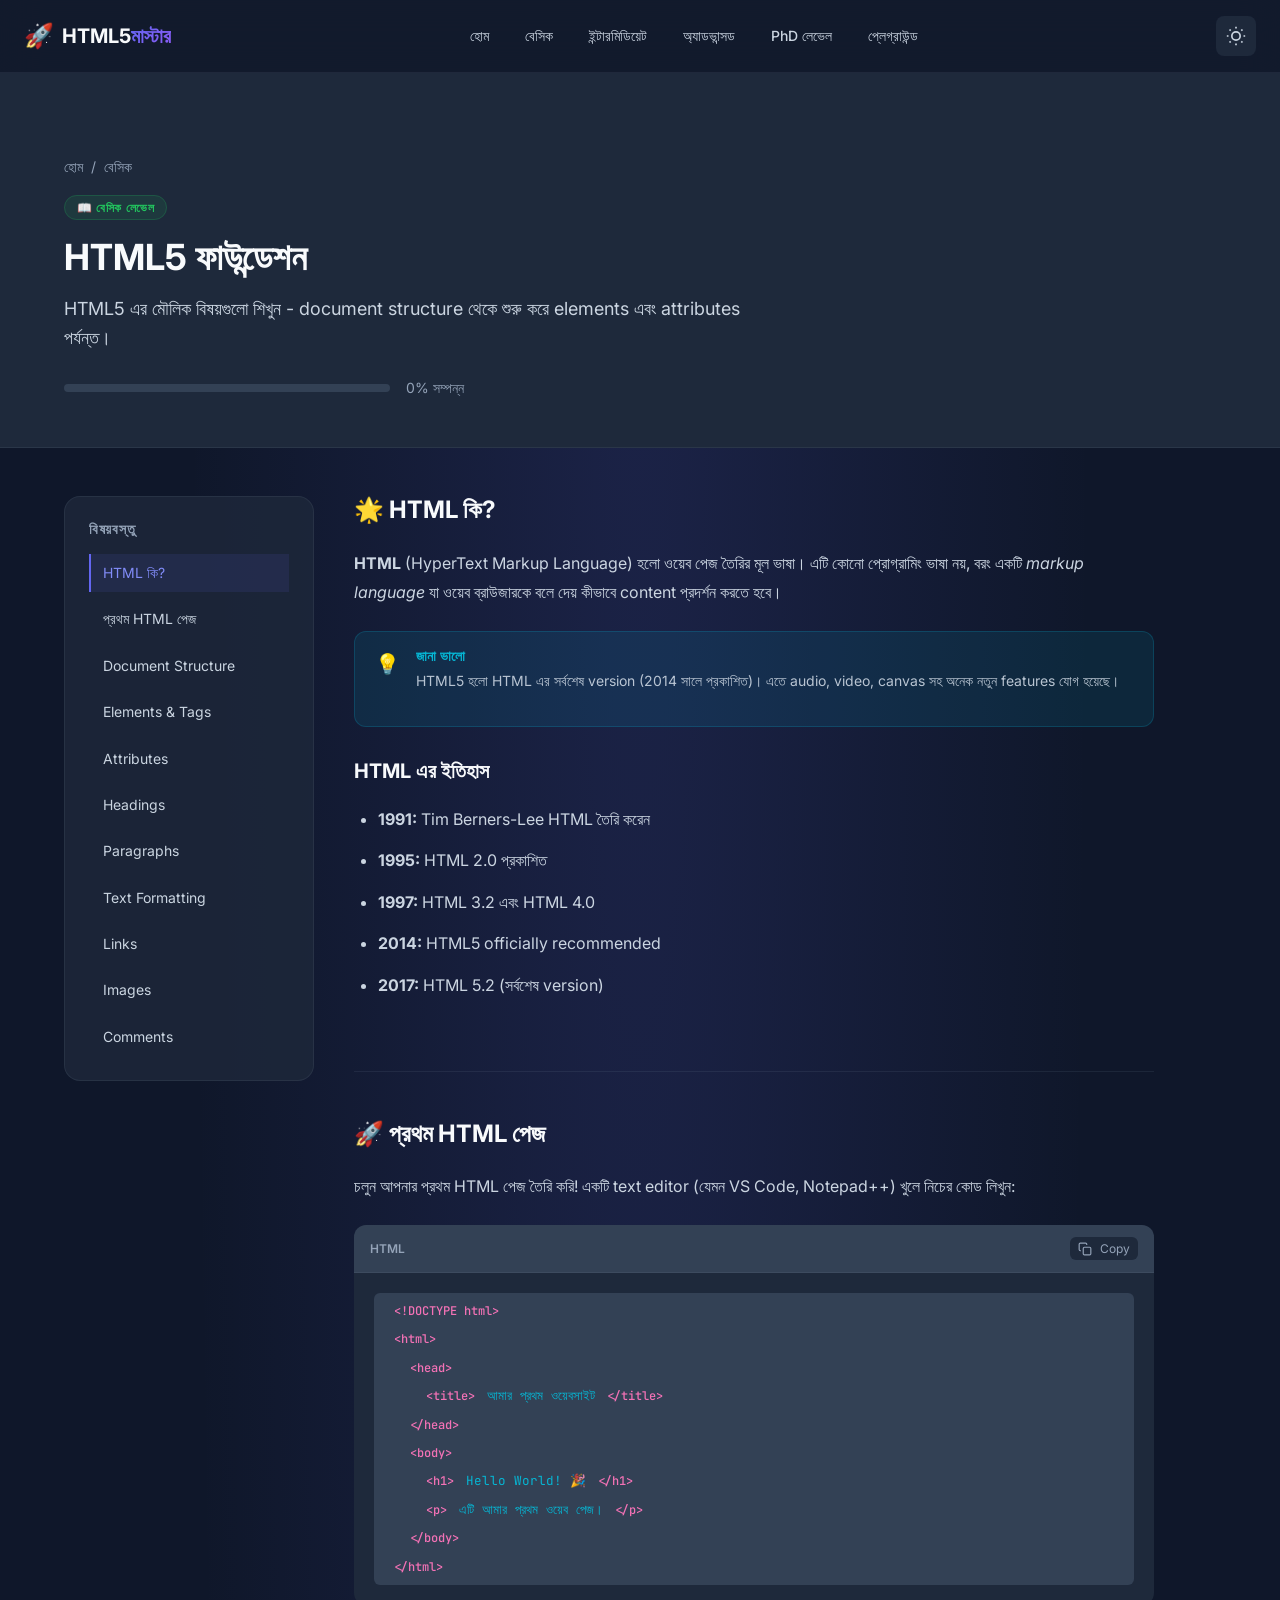
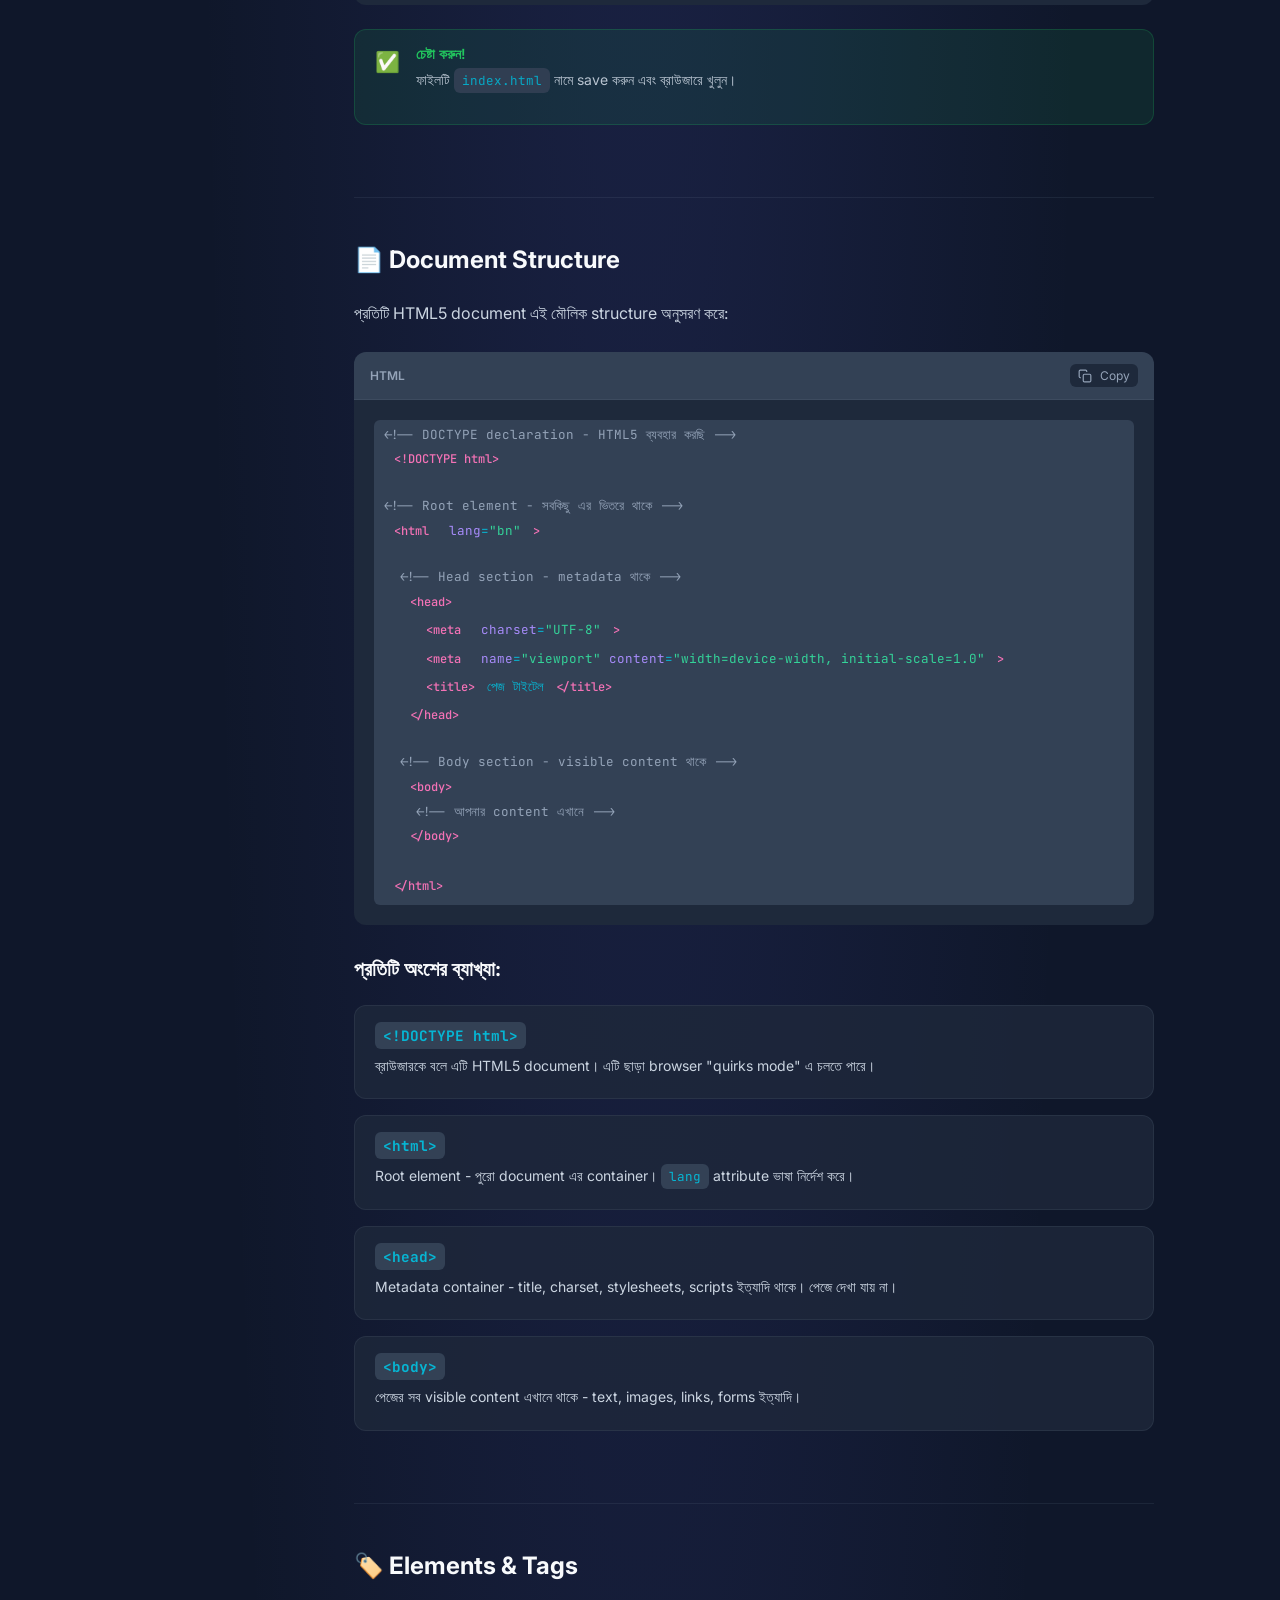
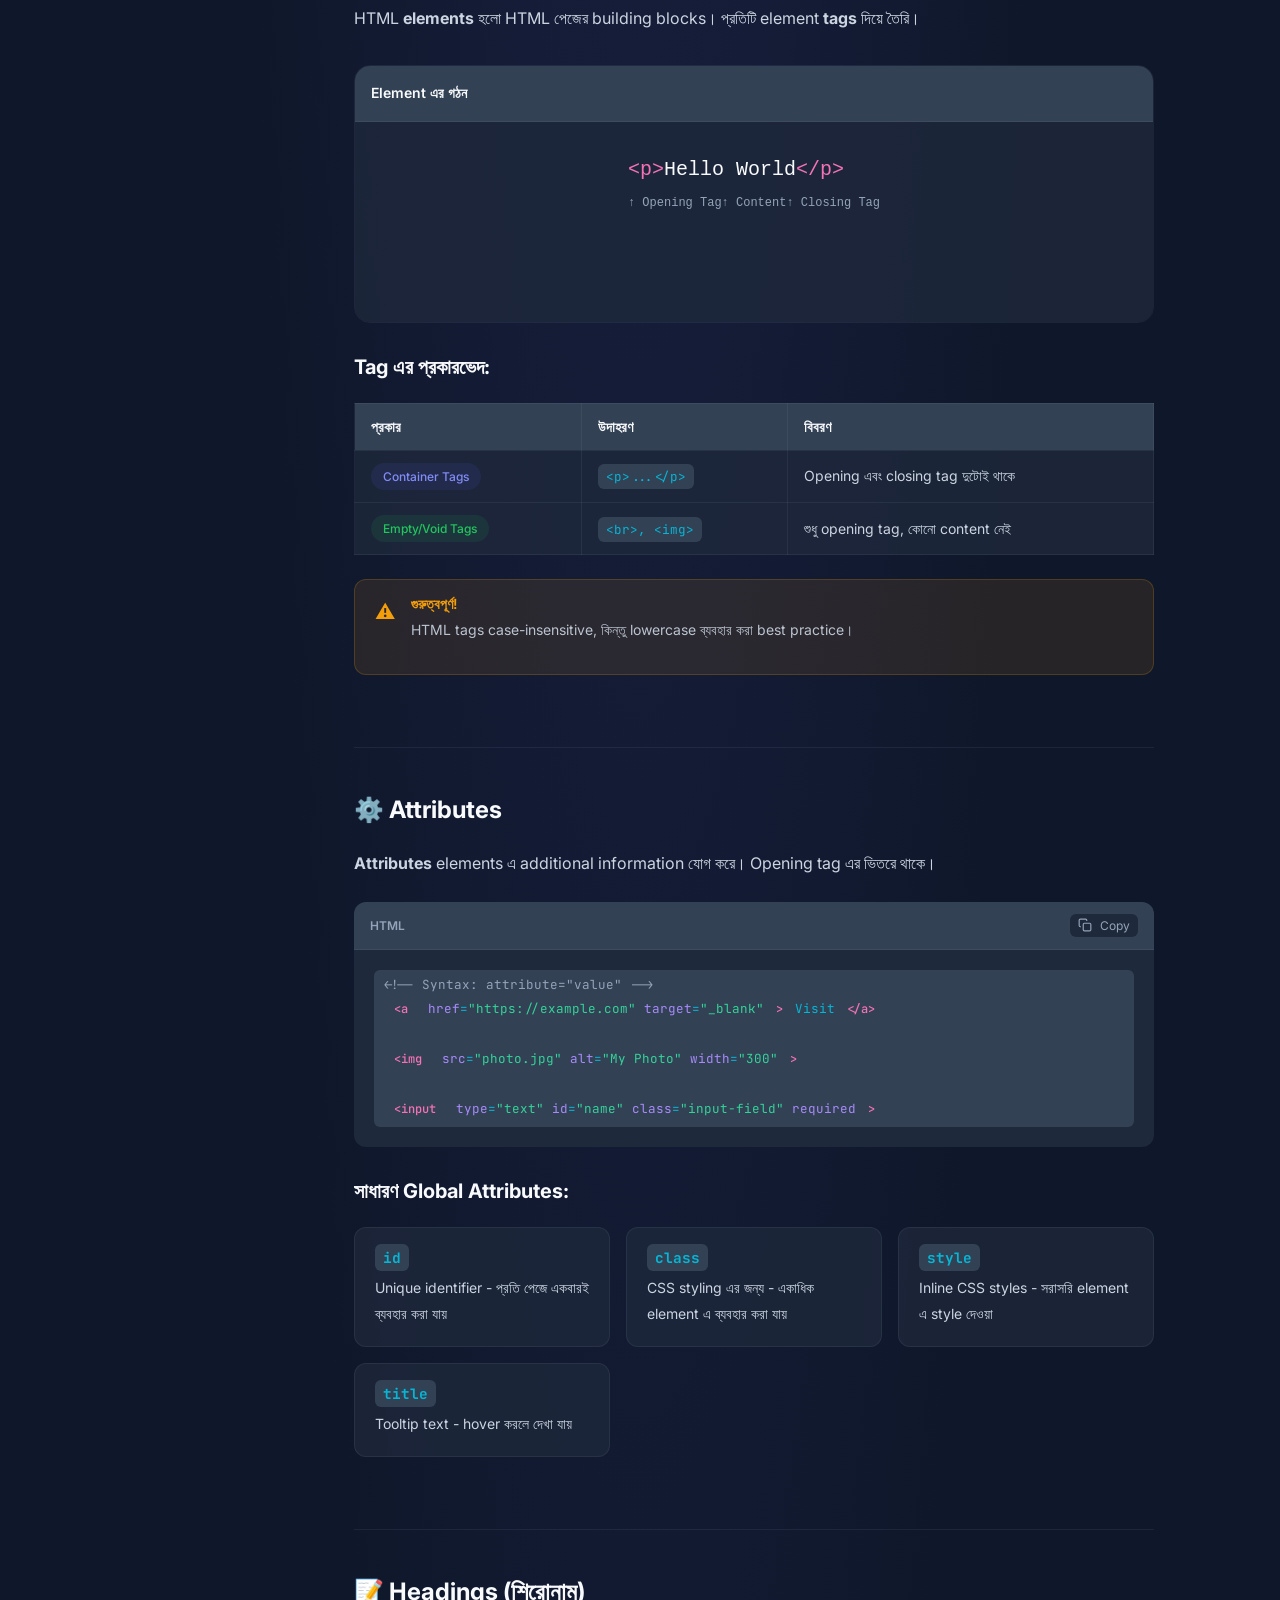
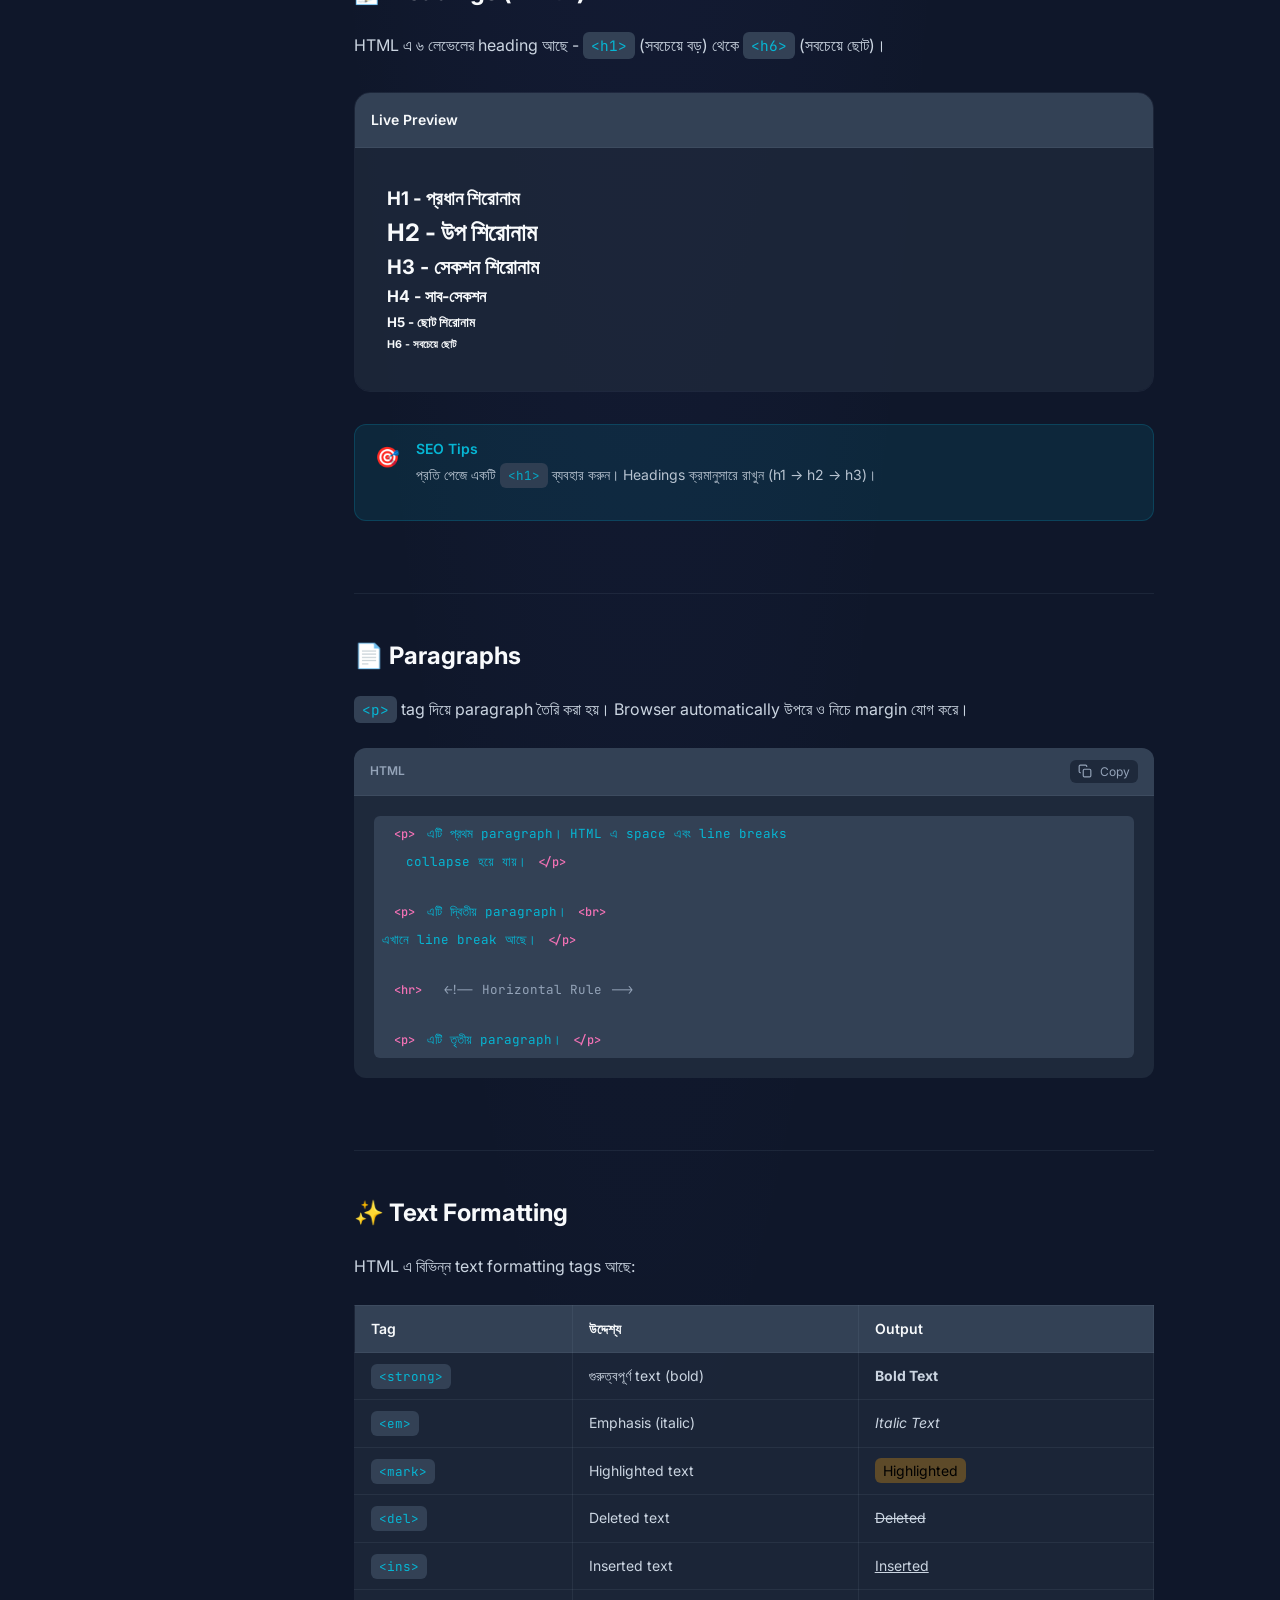
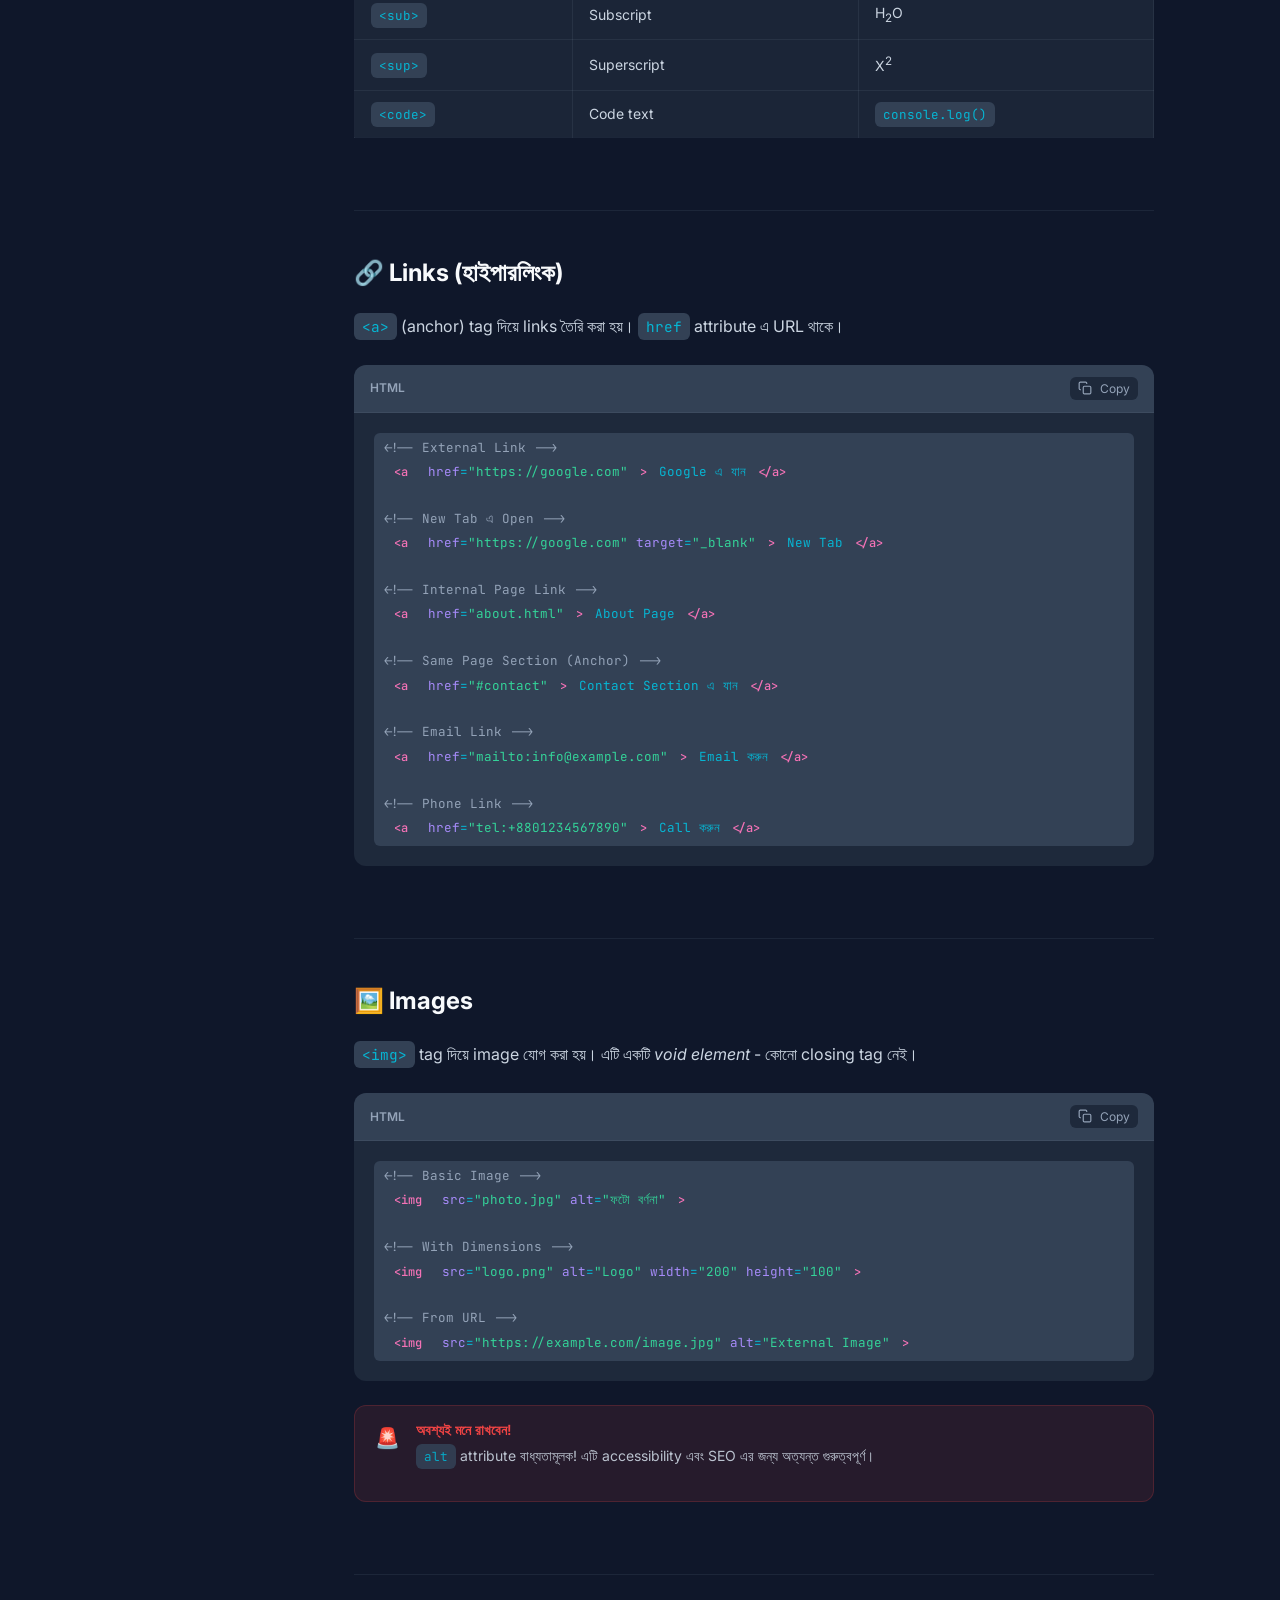
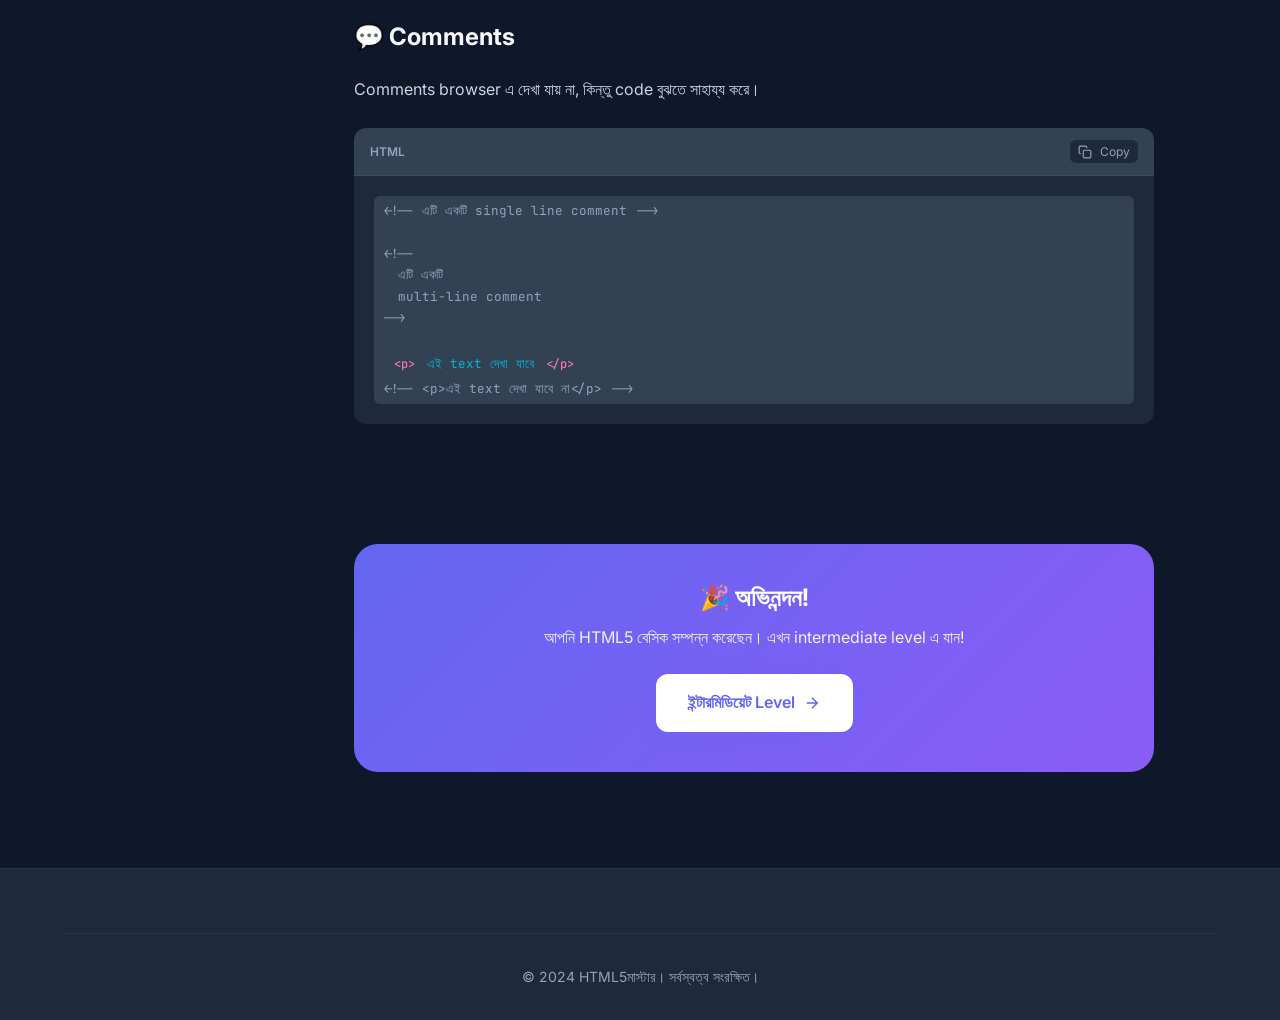
<file: pages/basics.html>
<!DOCTYPE html>
<html lang="bn">

<head>
    <meta charset="UTF-8">
    <meta name="viewport" content="width=device-width, initial-scale=1.0">
    <meta name="description"
        content="HTML5 বেসিক শিখুন - Document structure, elements, attributes এবং text formatting সহ মৌলিক বিষয়গুলো।">
    <title>HTML5 বেসিক | HTML5 মাস্টারক্লাস</title>

    <!-- Google Fonts -->
    <link rel="preconnect" href="https://fonts.googleapis.com">
    <link rel="preconnect" href="https://fonts.gstatic.com" crossorigin>
    <link
        href="https://fonts.googleapis.com/css2?family=Inter:wght@300;400;500;600;700;800&family=JetBrains+Mono:wght@400;500;600&display=swap"
        rel="stylesheet">

    <!-- Stylesheets -->
    <link rel="stylesheet" href="../styles/main.css">
    <link rel="stylesheet" href="../styles/components.css">
    <link rel="stylesheet" href="../styles/pages.css">
</head>

<body>
    <!-- Navigation -->
    <nav class="navbar" id="navbar">
        <div class="nav-container">
            <a href="../index.html" class="nav-logo">
                <span class="logo-icon">🚀</span>
                <span class="logo-text">HTML5<span class="logo-accent">মাস্টার</span></span>
            </a>

            <ul class="nav-menu" id="nav-menu">
                <li class="nav-item"><a href="../index.html" class="nav-link">হোম</a></li>
                <li class="nav-item"><a href="basics.html" class="nav-link active">বেসিক</a></li>
                <li class="nav-item"><a href="intermediate.html" class="nav-link">ইন্টারমিডিয়েট</a></li>
                <li class="nav-item"><a href="advanced.html" class="nav-link">অ্যাডভান্সড</a></li>
                <li class="nav-item"><a href="phd-level.html" class="nav-link">PhD লেভেল</a></li>
                <li class="nav-item"><a href="playground.html" class="nav-link">প্লেগ্রাউন্ড</a></li>
            </ul>

            <div class="nav-actions">
                <button class="theme-toggle" id="theme-toggle" aria-label="Toggle theme">
                    <svg class="sun-icon" viewBox="0 0 24 24" fill="none" stroke="currentColor" stroke-width="2">
                        <circle cx="12" cy="12" r="5"></circle>
                        <path
                            d="M12 1v2M12 21v2M4.22 4.22l1.42 1.42M18.36 18.36l1.42 1.42M1 12h2M21 12h2M4.22 19.78l1.42-1.42M18.36 5.64l1.42-1.42">
                        </path>
                    </svg>
                    <svg class="moon-icon" viewBox="0 0 24 24" fill="none" stroke="currentColor" stroke-width="2">
                        <path d="M21 12.79A9 9 0 1 1 11.21 3 7 7 0 0 0 21 12.79z"></path>
                    </svg>
                </button>
                <button class="nav-toggle" id="nav-toggle" aria-label="Toggle menu">
                    <span class="hamburger"></span>
                </button>
            </div>
        </div>
    </nav>

    <!-- Page Header -->
    <header class="page-header">
        <div class="container">
            <div class="breadcrumb">
                <a href="../index.html">হোম</a>
                <span>/</span>
                <span>বেসিক</span>
            </div>
            <div class="header-content">
                <span class="level-badge level-basic">📖 বেসিক লেভেল</span>
                <h1>HTML5 ফাউন্ডেশন</h1>
                <p>HTML5 এর মৌলিক বিষয়গুলো শিখুন - document structure থেকে শুরু করে elements এবং attributes পর্যন্ত।
                </p>
            </div>
            <div class="progress-container">
                <div class="progress-bar">
                    <div class="progress-fill" style="width: 0%"></div>
                </div>
                <span class="progress-text">0% সম্পন্ন</span>
            </div>
        </div>
    </header>

    <!-- Main Content -->
    <main class="page-content">
        <div class="container">
            <div class="content-grid">

                <!-- Sidebar TOC -->
                <aside class="sidebar">
                    <div class="toc">
                        <h3 class="toc-title">বিষয়বস্তু</h3>
                        <ul class="toc-list">
                            <li><a href="#what-is-html" class="toc-link active">HTML কি?</a></li>
                            <li><a href="#first-page" class="toc-link">প্রথম HTML পেজ</a></li>
                            <li><a href="#document-structure" class="toc-link">Document Structure</a></li>
                            <li><a href="#elements" class="toc-link">Elements & Tags</a></li>
                            <li><a href="#attributes" class="toc-link">Attributes</a></li>
                            <li><a href="#headings" class="toc-link">Headings</a></li>
                            <li><a href="#paragraphs" class="toc-link">Paragraphs</a></li>
                            <li><a href="#text-formatting" class="toc-link">Text Formatting</a></li>
                            <li><a href="#links" class="toc-link">Links</a></li>
                            <li><a href="#images" class="toc-link">Images</a></li>
                            <li><a href="#comments" class="toc-link">Comments</a></li>
                        </ul>
                    </div>
                </aside>

                <!-- Main Content Area -->
                <article class="main-content">

                    <!-- Section: What is HTML -->
                    <section id="what-is-html" class="lesson-section">
                        <h2>🌟 HTML কি?</h2>

                        <p><strong>HTML</strong> (HyperText Markup Language) হলো ওয়েব পেজ তৈরির মূল ভাষা। এটি কোনো
                            প্রোগ্রামিং ভাষা নয়, বরং একটি <em>markup language</em> যা ওয়েব ব্রাউজারকে বলে দেয় কীভাবে
                            content প্রদর্শন করতে হবে।</p>

                        <div class="alert alert-info">
                            <span class="alert-icon">💡</span>
                            <div class="alert-content">
                                <h4>জানা ভালো</h4>
                                <p>HTML5 হলো HTML এর সর্বশেষ version (2014 সালে প্রকাশিত)। এতে audio, video, canvas সহ
                                    অনেক নতুন features যোগ হয়েছে।</p>
                            </div>
                        </div>

                        <h3>HTML এর ইতিহাস</h3>
                        <ul class="feature-list">
                            <li><strong>1991:</strong> Tim Berners-Lee HTML তৈরি করেন</li>
                            <li><strong>1995:</strong> HTML 2.0 প্রকাশিত</li>
                            <li><strong>1997:</strong> HTML 3.2 এবং HTML 4.0</li>
                            <li><strong>2014:</strong> HTML5 officially recommended</li>
                            <li><strong>2017:</strong> HTML 5.2 (সর্বশেষ version)</li>
                        </ul>
                    </section>

                    <!-- Section: First HTML Page -->
                    <section id="first-page" class="lesson-section">
                        <h2>🚀 প্রথম HTML পেজ</h2>

                        <p>চলুন আপনার প্রথম HTML পেজ তৈরি করি! একটি text editor (যেমন VS Code, Notepad++) খুলে নিচের কোড
                            লিখুন:</p>

                        <div class="code-block">
                            <div class="code-header">
                                <span class="code-lang">HTML</span>
                                <button class="copy-btn" onclick="HTML5Master.copyCode(this)">
                                    <svg viewBox="0 0 24 24" fill="none" stroke="currentColor" stroke-width="2">
                                        <rect x="9" y="9" width="13" height="13" rx="2" ry="2"></rect>
                                        <path d="M5 15H4a2 2 0 0 1-2-2V4a2 2 0 0 1 2-2h9a2 2 0 0 1 2 2v1"></path>
                                    </svg>
                                    <span>Copy</span>
                                </button>
                            </div>
                            <div class="code-content">
                                <pre><code><span class="tag">&lt;!DOCTYPE html&gt;</span>
<span class="tag">&lt;html&gt;</span>
  <span class="tag">&lt;head&gt;</span>
    <span class="tag">&lt;title&gt;</span>আমার প্রথম ওয়েবসাইট<span class="tag">&lt;/title&gt;</span>
  <span class="tag">&lt;/head&gt;</span>
  <span class="tag">&lt;body&gt;</span>
    <span class="tag">&lt;h1&gt;</span>Hello World! 🎉<span class="tag">&lt;/h1&gt;</span>
    <span class="tag">&lt;p&gt;</span>এটি আমার প্রথম ওয়েব পেজ।<span class="tag">&lt;/p&gt;</span>
  <span class="tag">&lt;/body&gt;</span>
<span class="tag">&lt;/html&gt;</span></code></pre>
                            </div>
                        </div>

                        <div class="alert alert-success">
                            <span class="alert-icon">✅</span>
                            <div class="alert-content">
                                <h4>চেষ্টা করুন!</h4>
                                <p>ফাইলটি <code>index.html</code> নামে save করুন এবং ব্রাউজারে খুলুন।</p>
                            </div>
                        </div>
                    </section>

                    <!-- Section: Document Structure -->
                    <section id="document-structure" class="lesson-section">
                        <h2>📄 Document Structure</h2>

                        <p>প্রতিটি HTML5 document এই মৌলিক structure অনুসরণ করে:</p>

                        <div class="code-block">
                            <div class="code-header">
                                <span class="code-lang">HTML</span>
                                <button class="copy-btn" onclick="HTML5Master.copyCode(this)">
                                    <svg viewBox="0 0 24 24" fill="none" stroke="currentColor" stroke-width="2">
                                        <rect x="9" y="9" width="13" height="13" rx="2" ry="2"></rect>
                                        <path d="M5 15H4a2 2 0 0 1-2-2V4a2 2 0 0 1 2-2h9a2 2 0 0 1 2 2v1"></path>
                                    </svg>
                                    <span>Copy</span>
                                </button>
                            </div>
                            <div class="code-content">
                                <pre><code><span class="comment">&lt;!-- DOCTYPE declaration - HTML5 ব্যবহার করছি --&gt;</span>
<span class="tag">&lt;!DOCTYPE html&gt;</span>

<span class="comment">&lt;!-- Root element - সবকিছু এর ভিতরে থাকে --&gt;</span>
<span class="tag">&lt;html</span> <span class="attr">lang</span>=<span class="string">"bn"</span><span class="tag">&gt;</span>

  <span class="comment">&lt;!-- Head section - metadata থাকে --&gt;</span>
  <span class="tag">&lt;head&gt;</span>
    <span class="tag">&lt;meta</span> <span class="attr">charset</span>=<span class="string">"UTF-8"</span><span class="tag">&gt;</span>
    <span class="tag">&lt;meta</span> <span class="attr">name</span>=<span class="string">"viewport"</span> <span class="attr">content</span>=<span class="string">"width=device-width, initial-scale=1.0"</span><span class="tag">&gt;</span>
    <span class="tag">&lt;title&gt;</span>পেজ টাইটেল<span class="tag">&lt;/title&gt;</span>
  <span class="tag">&lt;/head&gt;</span>

  <span class="comment">&lt;!-- Body section - visible content থাকে --&gt;</span>
  <span class="tag">&lt;body&gt;</span>
    <span class="comment">&lt;!-- আপনার content এখানে --&gt;</span>
  <span class="tag">&lt;/body&gt;</span>

<span class="tag">&lt;/html&gt;</span></code></pre>
                            </div>
                        </div>

                        <h3>প্রতিটি অংশের ব্যাখ্যা:</h3>
                        <div class="info-cards">
                            <div class="info-card">
                                <h4><code>&lt;!DOCTYPE html&gt;</code></h4>
                                <p>ব্রাউজারকে বলে এটি HTML5 document। এটি ছাড়া browser "quirks mode" এ চলতে পারে।</p>
                            </div>
                            <div class="info-card">
                                <h4><code>&lt;html&gt;</code></h4>
                                <p>Root element - পুরো document এর container। <code>lang</code> attribute ভাষা নির্দেশ
                                    করে।</p>
                            </div>
                            <div class="info-card">
                                <h4><code>&lt;head&gt;</code></h4>
                                <p>Metadata container - title, charset, stylesheets, scripts ইত্যাদি থাকে। পেজে দেখা
                                    যায় না।</p>
                            </div>
                            <div class="info-card">
                                <h4><code>&lt;body&gt;</code></h4>
                                <p>পেজের সব visible content এখানে থাকে - text, images, links, forms ইত্যাদি।</p>
                            </div>
                        </div>
                    </section>

                    <!-- Section: Elements & Tags -->
                    <section id="elements" class="lesson-section">
                        <h2>🏷️ Elements & Tags</h2>

                        <p>HTML <strong>elements</strong> হলো HTML পেজের building blocks। প্রতিটি element
                            <strong>tags</strong> দিয়ে তৈরি।</p>

                        <div class="demo-container">
                            <div class="demo-header">
                                <span class="demo-title">Element এর গঠন</span>
                            </div>
                            <div class="demo-preview"
                                style="text-align: center; font-family: monospace; font-size: 1.25rem;">
                                <div style="display: inline-block; text-align: left;">
                                    <span style="color: #f472b6;">&lt;p&gt;</span><span
                                        style="color: var(--text-primary);">Hello World</span><span
                                        style="color: #f472b6;">&lt;/p&gt;</span>
                                    <div
                                        style="display: flex; justify-content: space-between; margin-top: 0.5rem; font-size: 0.75rem; color: var(--text-muted);">
                                        <span>↑ Opening Tag</span>
                                        <span>↑ Content</span>
                                        <span>↑ Closing Tag</span>
                                    </div>
                                </div>
                            </div>
                        </div>

                        <h3>Tag এর প্রকারভেদ:</h3>

                        <div class="comparison-table">
                            <table>
                                <thead>
                                    <tr>
                                        <th>প্রকার</th>
                                        <th>উদাহরণ</th>
                                        <th>বিবরণ</th>
                                    </tr>
                                </thead>
                                <tbody>
                                    <tr>
                                        <td><span class="tag-primary tag">Container Tags</span></td>
                                        <td><code>&lt;p&gt;...&lt;/p&gt;</code></td>
                                        <td>Opening এবং closing tag দুটোই থাকে</td>
                                    </tr>
                                    <tr>
                                        <td><span class="tag-success tag">Empty/Void Tags</span></td>
                                        <td><code>&lt;br&gt;, &lt;img&gt;</code></td>
                                        <td>শুধু opening tag, কোনো content নেই</td>
                                    </tr>
                                </tbody>
                            </table>
                        </div>

                        <div class="alert alert-warning">
                            <span class="alert-icon">⚠️</span>
                            <div class="alert-content">
                                <h4>গুরুত্বপূর্ণ!</h4>
                                <p>HTML tags case-insensitive, কিন্তু lowercase ব্যবহার করা best practice।</p>
                            </div>
                        </div>
                    </section>

                    <!-- Section: Attributes -->
                    <section id="attributes" class="lesson-section">
                        <h2>⚙️ Attributes</h2>

                        <p><strong>Attributes</strong> elements এ additional information যোগ করে। Opening tag এর ভিতরে
                            থাকে।</p>

                        <div class="code-block">
                            <div class="code-header">
                                <span class="code-lang">HTML</span>
                                <button class="copy-btn" onclick="HTML5Master.copyCode(this)">
                                    <svg viewBox="0 0 24 24" fill="none" stroke="currentColor" stroke-width="2">
                                        <rect x="9" y="9" width="13" height="13" rx="2" ry="2"></rect>
                                        <path d="M5 15H4a2 2 0 0 1-2-2V4a2 2 0 0 1 2-2h9a2 2 0 0 1 2 2v1"></path>
                                    </svg>
                                    <span>Copy</span>
                                </button>
                            </div>
                            <div class="code-content">
                                <pre><code><span class="comment">&lt;!-- Syntax: attribute="value" --&gt;</span>
<span class="tag">&lt;a</span> <span class="attr">href</span>=<span class="string">"https://example.com"</span> <span class="attr">target</span>=<span class="string">"_blank"</span><span class="tag">&gt;</span>Visit<span class="tag">&lt;/a&gt;</span>

<span class="tag">&lt;img</span> <span class="attr">src</span>=<span class="string">"photo.jpg"</span> <span class="attr">alt</span>=<span class="string">"My Photo"</span> <span class="attr">width</span>=<span class="string">"300"</span><span class="tag">&gt;</span>

<span class="tag">&lt;input</span> <span class="attr">type</span>=<span class="string">"text"</span> <span class="attr">id</span>=<span class="string">"name"</span> <span class="attr">class</span>=<span class="string">"input-field"</span> <span class="attr">required</span><span class="tag">&gt;</span></code></pre>
                            </div>
                        </div>

                        <h3>সাধারণ Global Attributes:</h3>
                        <div class="info-cards grid-2">
                            <div class="info-card">
                                <h4><code>id</code></h4>
                                <p>Unique identifier - প্রতি পেজে একবারই ব্যবহার করা যায়</p>
                            </div>
                            <div class="info-card">
                                <h4><code>class</code></h4>
                                <p>CSS styling এর জন্য - একাধিক element এ ব্যবহার করা যায়</p>
                            </div>
                            <div class="info-card">
                                <h4><code>style</code></h4>
                                <p>Inline CSS styles - সরাসরি element এ style দেওয়া</p>
                            </div>
                            <div class="info-card">
                                <h4><code>title</code></h4>
                                <p>Tooltip text - hover করলে দেখা যায়</p>
                            </div>
                        </div>
                    </section>

                    <!-- Section: Headings -->
                    <section id="headings" class="lesson-section">
                        <h2>📝 Headings (শিরোনাম)</h2>

                        <p>HTML এ ৬ লেভেলের heading আছে - <code>&lt;h1&gt;</code> (সবচেয়ে বড়) থেকে
                            <code>&lt;h6&gt;</code> (সবচেয়ে ছোট)।</p>

                        <div class="demo-container">
                            <div class="demo-header">
                                <span class="demo-title">Live Preview</span>
                            </div>
                            <div class="demo-preview">
                                <h1 style="margin: 0.5rem 0;">H1 - প্রধান শিরোনাম</h1>
                                <h2 style="margin: 0.5rem 0;">H2 - উপ শিরোনাম</h2>
                                <h3 style="margin: 0.5rem 0;">H3 - সেকশন শিরোনাম</h3>
                                <h4 style="margin: 0.5rem 0;">H4 - সাব-সেকশন</h4>
                                <h5 style="margin: 0.5rem 0;">H5 - ছোট শিরোনাম</h5>
                                <h6 style="margin: 0.5rem 0;">H6 - সবচেয়ে ছোট</h6>
                            </div>
                        </div>

                        <div class="alert alert-info">
                            <span class="alert-icon">🎯</span>
                            <div class="alert-content">
                                <h4>SEO Tips</h4>
                                <p>প্রতি পেজে একটি <code>&lt;h1&gt;</code> ব্যবহার করুন। Headings ক্রমানুসারে রাখুন (h1
                                    → h2 → h3)।</p>
                            </div>
                        </div>
                    </section>

                    <!-- Section: Paragraphs -->
                    <section id="paragraphs" class="lesson-section">
                        <h2>📄 Paragraphs</h2>

                        <p><code>&lt;p&gt;</code> tag দিয়ে paragraph তৈরি করা হয়। Browser automatically উপরে ও নিচে
                            margin যোগ করে।</p>

                        <div class="code-block">
                            <div class="code-header">
                                <span class="code-lang">HTML</span>
                                <button class="copy-btn" onclick="HTML5Master.copyCode(this)">
                                    <svg viewBox="0 0 24 24" fill="none" stroke="currentColor" stroke-width="2">
                                        <rect x="9" y="9" width="13" height="13" rx="2" ry="2"></rect>
                                        <path d="M5 15H4a2 2 0 0 1-2-2V4a2 2 0 0 1 2-2h9a2 2 0 0 1 2 2v1"></path>
                                    </svg>
                                    <span>Copy</span>
                                </button>
                            </div>
                            <div class="code-content">
                                <pre><code><span class="tag">&lt;p&gt;</span>এটি প্রথম paragraph। HTML এ space এবং line breaks 
   collapse হয়ে যায়।<span class="tag">&lt;/p&gt;</span>

<span class="tag">&lt;p&gt;</span>এটি দ্বিতীয় paragraph।<span class="tag">&lt;br&gt;</span>
এখানে line break আছে।<span class="tag">&lt;/p&gt;</span>

<span class="tag">&lt;hr&gt;</span> <span class="comment">&lt;!-- Horizontal Rule --&gt;</span>

<span class="tag">&lt;p&gt;</span>এটি তৃতীয় paragraph।<span class="tag">&lt;/p&gt;</span></code></pre>
                            </div>
                        </div>
                    </section>

                    <!-- Section: Text Formatting -->
                    <section id="text-formatting" class="lesson-section">
                        <h2>✨ Text Formatting</h2>

                        <p>HTML এ বিভিন্ন text formatting tags আছে:</p>

                        <div class="comparison-table">
                            <table>
                                <thead>
                                    <tr>
                                        <th>Tag</th>
                                        <th>উদ্দেশ্য</th>
                                        <th>Output</th>
                                    </tr>
                                </thead>
                                <tbody>
                                    <tr>
                                        <td><code>&lt;strong&gt;</code></td>
                                        <td>গুরুত্বপূর্ণ text (bold)</td>
                                        <td><strong>Bold Text</strong></td>
                                    </tr>
                                    <tr>
                                        <td><code>&lt;em&gt;</code></td>
                                        <td>Emphasis (italic)</td>
                                        <td><em>Italic Text</em></td>
                                    </tr>
                                    <tr>
                                        <td><code>&lt;mark&gt;</code></td>
                                        <td>Highlighted text</td>
                                        <td><mark>Highlighted</mark></td>
                                    </tr>
                                    <tr>
                                        <td><code>&lt;del&gt;</code></td>
                                        <td>Deleted text</td>
                                        <td><del>Deleted</del></td>
                                    </tr>
                                    <tr>
                                        <td><code>&lt;ins&gt;</code></td>
                                        <td>Inserted text</td>
                                        <td><ins>Inserted</ins></td>
                                    </tr>
                                    <tr>
                                        <td><code>&lt;sub&gt;</code></td>
                                        <td>Subscript</td>
                                        <td>H<sub>2</sub>O</td>
                                    </tr>
                                    <tr>
                                        <td><code>&lt;sup&gt;</code></td>
                                        <td>Superscript</td>
                                        <td>X<sup>2</sup></td>
                                    </tr>
                                    <tr>
                                        <td><code>&lt;code&gt;</code></td>
                                        <td>Code text</td>
                                        <td><code>console.log()</code></td>
                                    </tr>
                                </tbody>
                            </table>
                        </div>
                    </section>

                    <!-- Section: Links -->
                    <section id="links" class="lesson-section">
                        <h2>🔗 Links (হাইপারলিংক)</h2>

                        <p><code>&lt;a&gt;</code> (anchor) tag দিয়ে links তৈরি করা হয়। <code>href</code> attribute এ
                            URL থাকে।</p>

                        <div class="code-block">
                            <div class="code-header">
                                <span class="code-lang">HTML</span>
                                <button class="copy-btn" onclick="HTML5Master.copyCode(this)">
                                    <svg viewBox="0 0 24 24" fill="none" stroke="currentColor" stroke-width="2">
                                        <rect x="9" y="9" width="13" height="13" rx="2" ry="2"></rect>
                                        <path d="M5 15H4a2 2 0 0 1-2-2V4a2 2 0 0 1 2-2h9a2 2 0 0 1 2 2v1"></path>
                                    </svg>
                                    <span>Copy</span>
                                </button>
                            </div>
                            <div class="code-content">
                                <pre><code><span class="comment">&lt;!-- External Link --&gt;</span>
<span class="tag">&lt;a</span> <span class="attr">href</span>=<span class="string">"https://google.com"</span><span class="tag">&gt;</span>Google এ যান<span class="tag">&lt;/a&gt;</span>

<span class="comment">&lt;!-- New Tab এ Open --&gt;</span>
<span class="tag">&lt;a</span> <span class="attr">href</span>=<span class="string">"https://google.com"</span> <span class="attr">target</span>=<span class="string">"_blank"</span><span class="tag">&gt;</span>New Tab<span class="tag">&lt;/a&gt;</span>

<span class="comment">&lt;!-- Internal Page Link --&gt;</span>
<span class="tag">&lt;a</span> <span class="attr">href</span>=<span class="string">"about.html"</span><span class="tag">&gt;</span>About Page<span class="tag">&lt;/a&gt;</span>

<span class="comment">&lt;!-- Same Page Section (Anchor) --&gt;</span>
<span class="tag">&lt;a</span> <span class="attr">href</span>=<span class="string">"#contact"</span><span class="tag">&gt;</span>Contact Section এ যান<span class="tag">&lt;/a&gt;</span>

<span class="comment">&lt;!-- Email Link --&gt;</span>
<span class="tag">&lt;a</span> <span class="attr">href</span>=<span class="string">"mailto:info@example.com"</span><span class="tag">&gt;</span>Email করুন<span class="tag">&lt;/a&gt;</span>

<span class="comment">&lt;!-- Phone Link --&gt;</span>
<span class="tag">&lt;a</span> <span class="attr">href</span>=<span class="string">"tel:+8801234567890"</span><span class="tag">&gt;</span>Call করুন<span class="tag">&lt;/a&gt;</span></code></pre>
                            </div>
                        </div>
                    </section>

                    <!-- Section: Images -->
                    <section id="images" class="lesson-section">
                        <h2>🖼️ Images</h2>

                        <p><code>&lt;img&gt;</code> tag দিয়ে image যোগ করা হয়। এটি একটি <em>void element</em> - কোনো
                            closing tag নেই।</p>

                        <div class="code-block">
                            <div class="code-header">
                                <span class="code-lang">HTML</span>
                                <button class="copy-btn" onclick="HTML5Master.copyCode(this)">
                                    <svg viewBox="0 0 24 24" fill="none" stroke="currentColor" stroke-width="2">
                                        <rect x="9" y="9" width="13" height="13" rx="2" ry="2"></rect>
                                        <path d="M5 15H4a2 2 0 0 1-2-2V4a2 2 0 0 1 2-2h9a2 2 0 0 1 2 2v1"></path>
                                    </svg>
                                    <span>Copy</span>
                                </button>
                            </div>
                            <div class="code-content">
                                <pre><code><span class="comment">&lt;!-- Basic Image --&gt;</span>
<span class="tag">&lt;img</span> <span class="attr">src</span>=<span class="string">"photo.jpg"</span> <span class="attr">alt</span>=<span class="string">"ফটো বর্ণনা"</span><span class="tag">&gt;</span>

<span class="comment">&lt;!-- With Dimensions --&gt;</span>
<span class="tag">&lt;img</span> <span class="attr">src</span>=<span class="string">"logo.png"</span> <span class="attr">alt</span>=<span class="string">"Logo"</span> <span class="attr">width</span>=<span class="string">"200"</span> <span class="attr">height</span>=<span class="string">"100"</span><span class="tag">&gt;</span>

<span class="comment">&lt;!-- From URL --&gt;</span>
<span class="tag">&lt;img</span> <span class="attr">src</span>=<span class="string">"https://example.com/image.jpg"</span> <span class="attr">alt</span>=<span class="string">"External Image"</span><span class="tag">&gt;</span></code></pre>
                            </div>
                        </div>

                        <div class="alert alert-danger">
                            <span class="alert-icon">🚨</span>
                            <div class="alert-content">
                                <h4>অবশ্যই মনে রাখবেন!</h4>
                                <p><code>alt</code> attribute বাধ্যতামূলক! এটি accessibility এবং SEO এর জন্য অত্যন্ত
                                    গুরুত্বপূর্ণ।</p>
                            </div>
                        </div>
                    </section>

                    <!-- Section: Comments -->
                    <section id="comments" class="lesson-section">
                        <h2>💬 Comments</h2>

                        <p>Comments browser এ দেখা যায় না, কিন্তু code বুঝতে সাহায্য করে।</p>

                        <div class="code-block">
                            <div class="code-header">
                                <span class="code-lang">HTML</span>
                                <button class="copy-btn" onclick="HTML5Master.copyCode(this)">
                                    <svg viewBox="0 0 24 24" fill="none" stroke="currentColor" stroke-width="2">
                                        <rect x="9" y="9" width="13" height="13" rx="2" ry="2"></rect>
                                        <path d="M5 15H4a2 2 0 0 1-2-2V4a2 2 0 0 1 2-2h9a2 2 0 0 1 2 2v1"></path>
                                    </svg>
                                    <span>Copy</span>
                                </button>
                            </div>
                            <div class="code-content">
                                <pre><code><span class="comment">&lt;!-- এটি একটি single line comment --&gt;</span>

<span class="comment">&lt;!-- 
  এটি একটি 
  multi-line comment 
--&gt;</span>

<span class="tag">&lt;p&gt;</span>এই text দেখা যাবে<span class="tag">&lt;/p&gt;</span>
<span class="comment">&lt;!-- &lt;p&gt;এই text দেখা যাবে না&lt;/p&gt; --&gt;</span></code></pre>
                            </div>
                        </div>
                    </section>

                    <!-- Next Section CTA -->
                    <div class="next-section">
                        <h3>🎉 অভিনন্দন!</h3>
                        <p>আপনি HTML5 বেসিক সম্পন্ন করেছেন। এখন intermediate level এ যান!</p>
                        <a href="intermediate.html" class="btn btn-primary btn-lg">
                            <span>ইন্টারমিডিয়েট Level</span>
                            <svg viewBox="0 0 24 24" fill="none" stroke="currentColor" stroke-width="2">
                                <path d="M5 12h14M12 5l7 7-7 7"></path>
                            </svg>
                        </a>
                    </div>

                </article>
            </div>
        </div>
    </main>

    <!-- Footer -->
    <footer class="footer">
        <div class="container">
            <div class="footer-bottom">
                <p>&copy; 2024 HTML5মাস্টার। সর্বস্বত্ব সংরক্ষিত।</p>
            </div>
        </div>
    </footer>

    <script src="../js/app.js"></script>
</body>

</html>
</file>
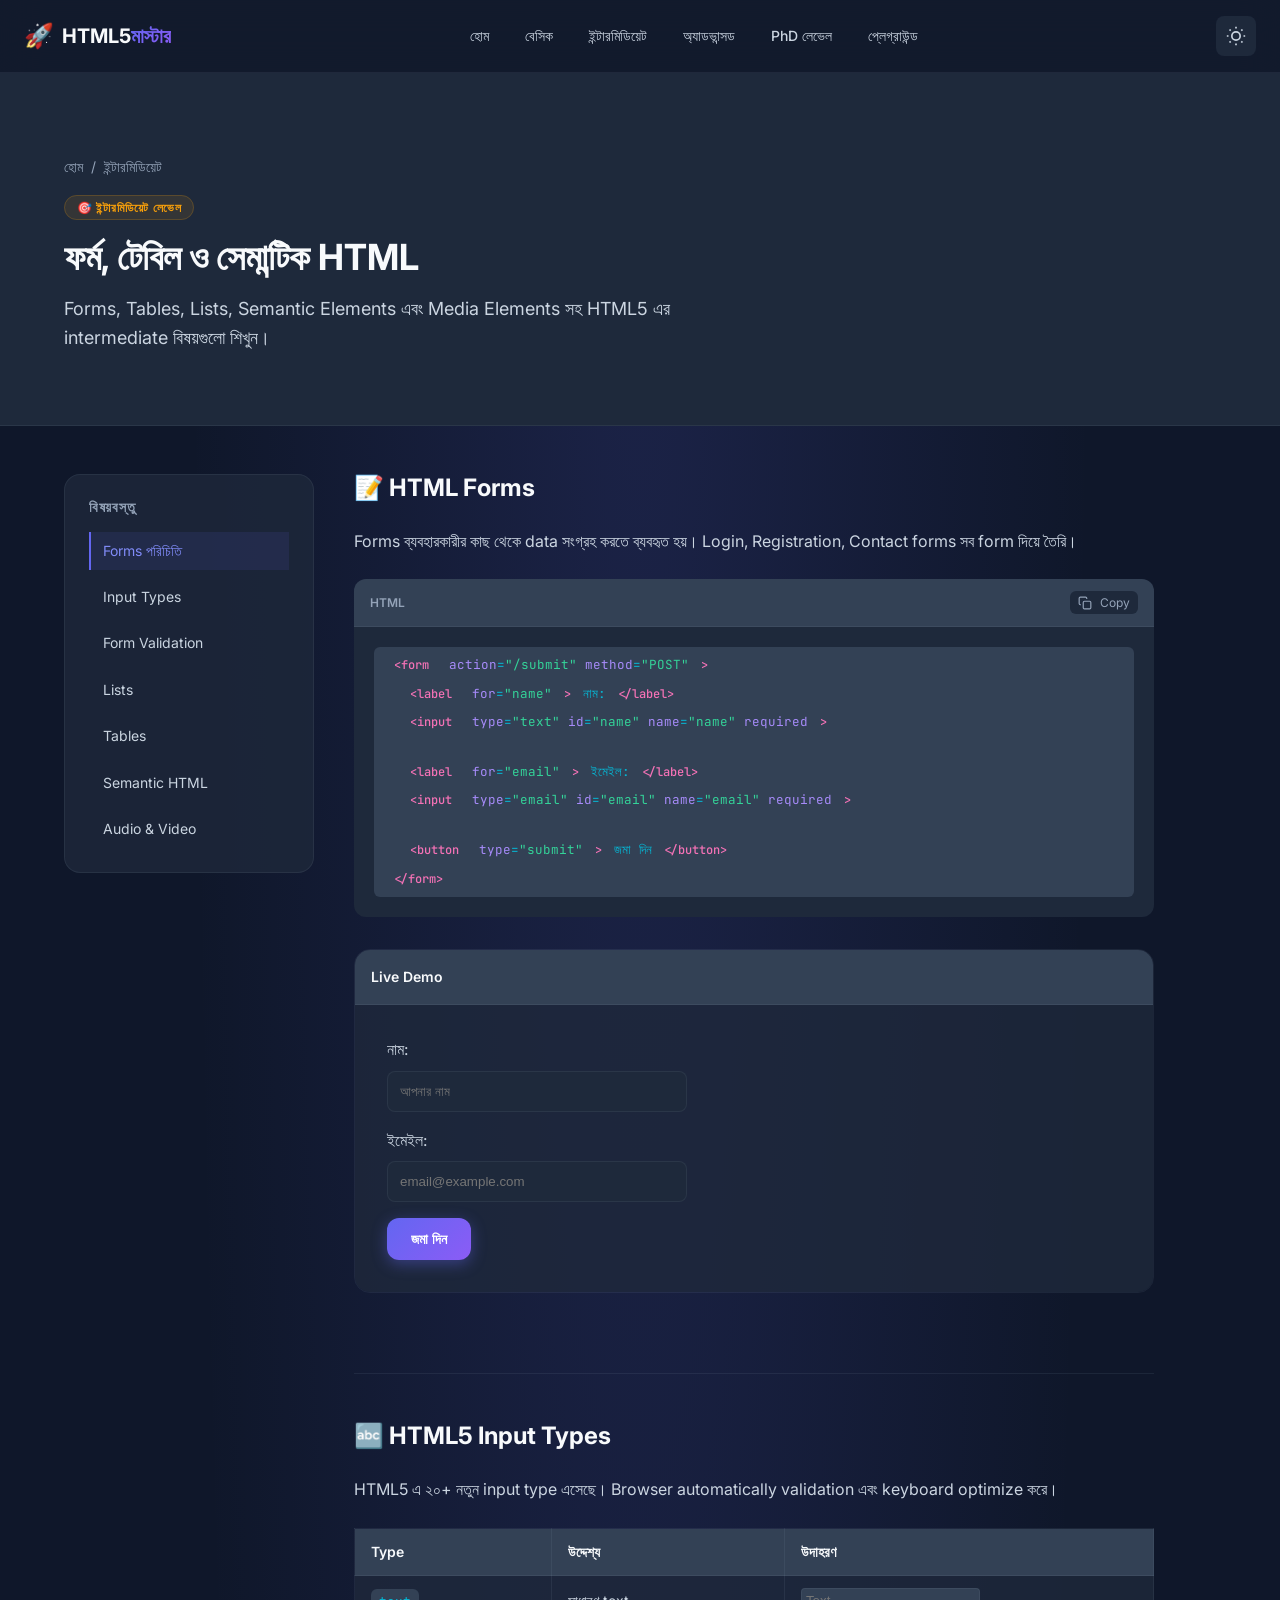
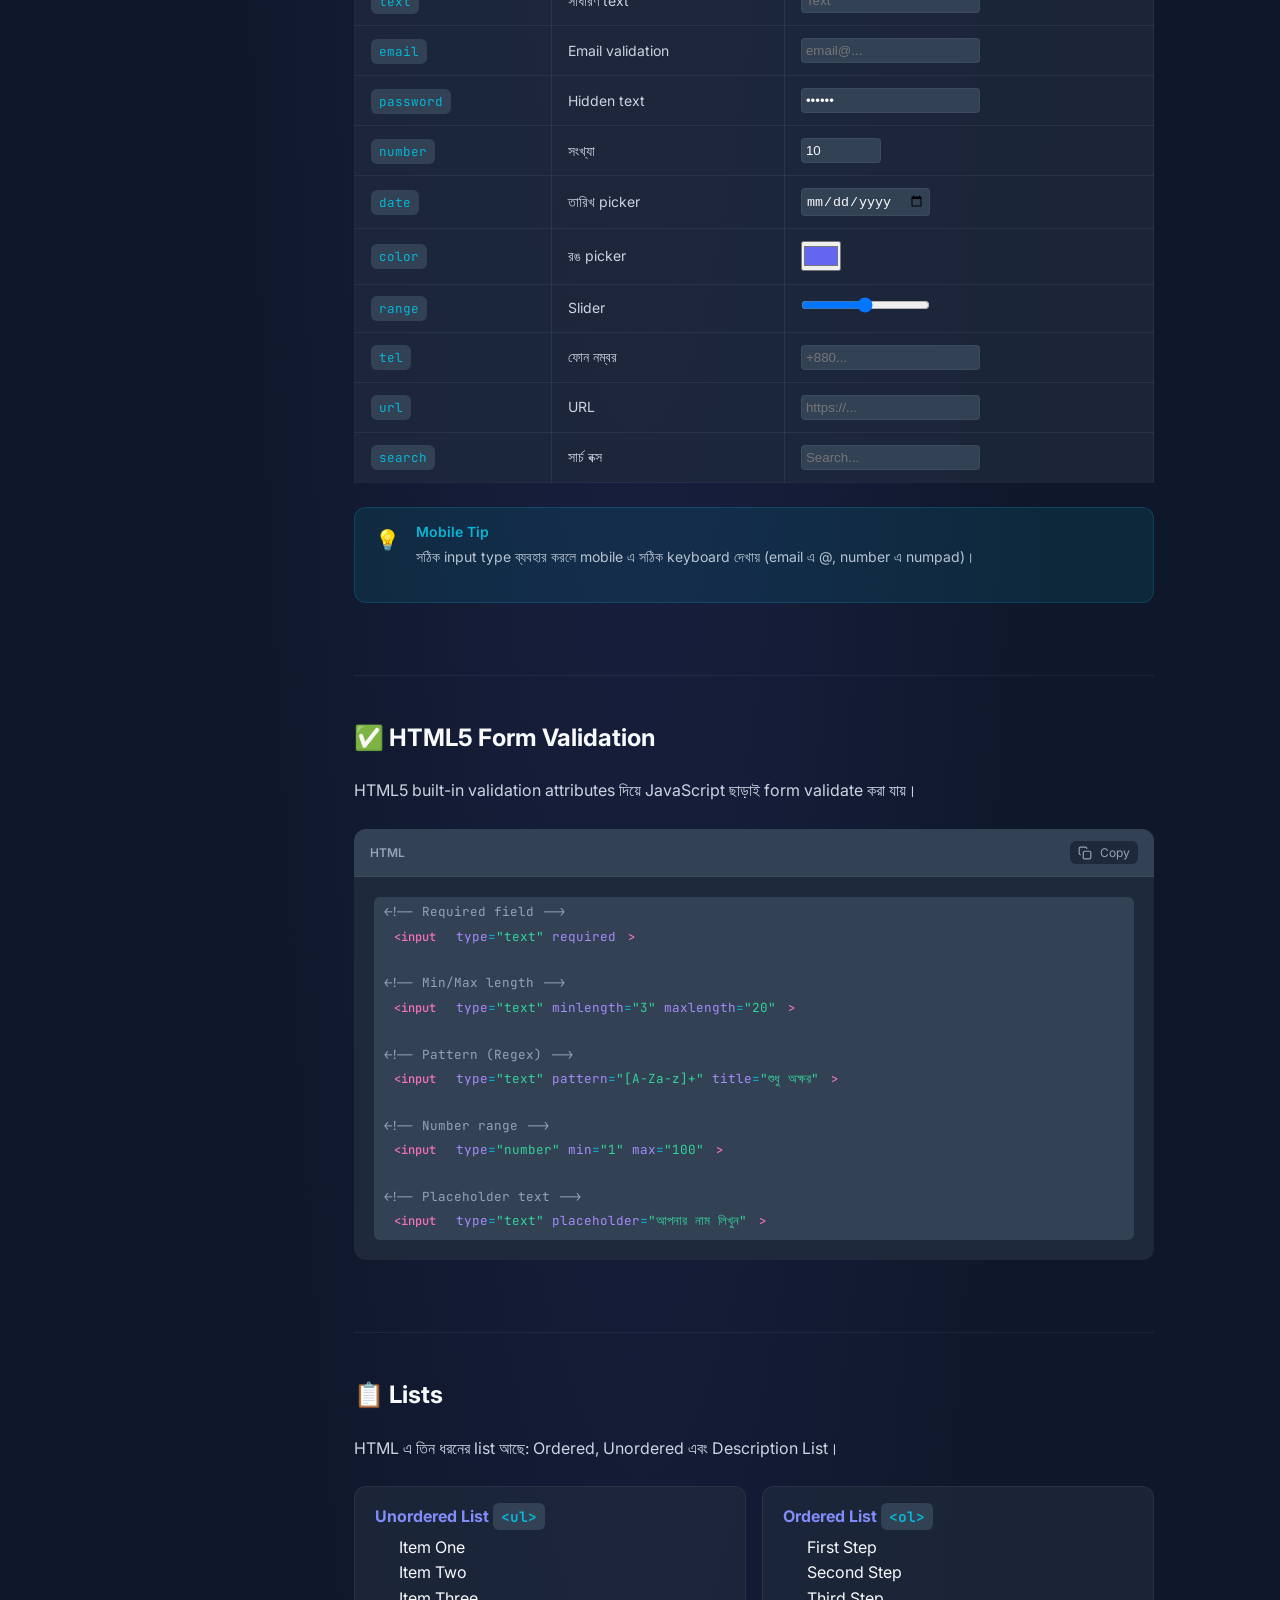
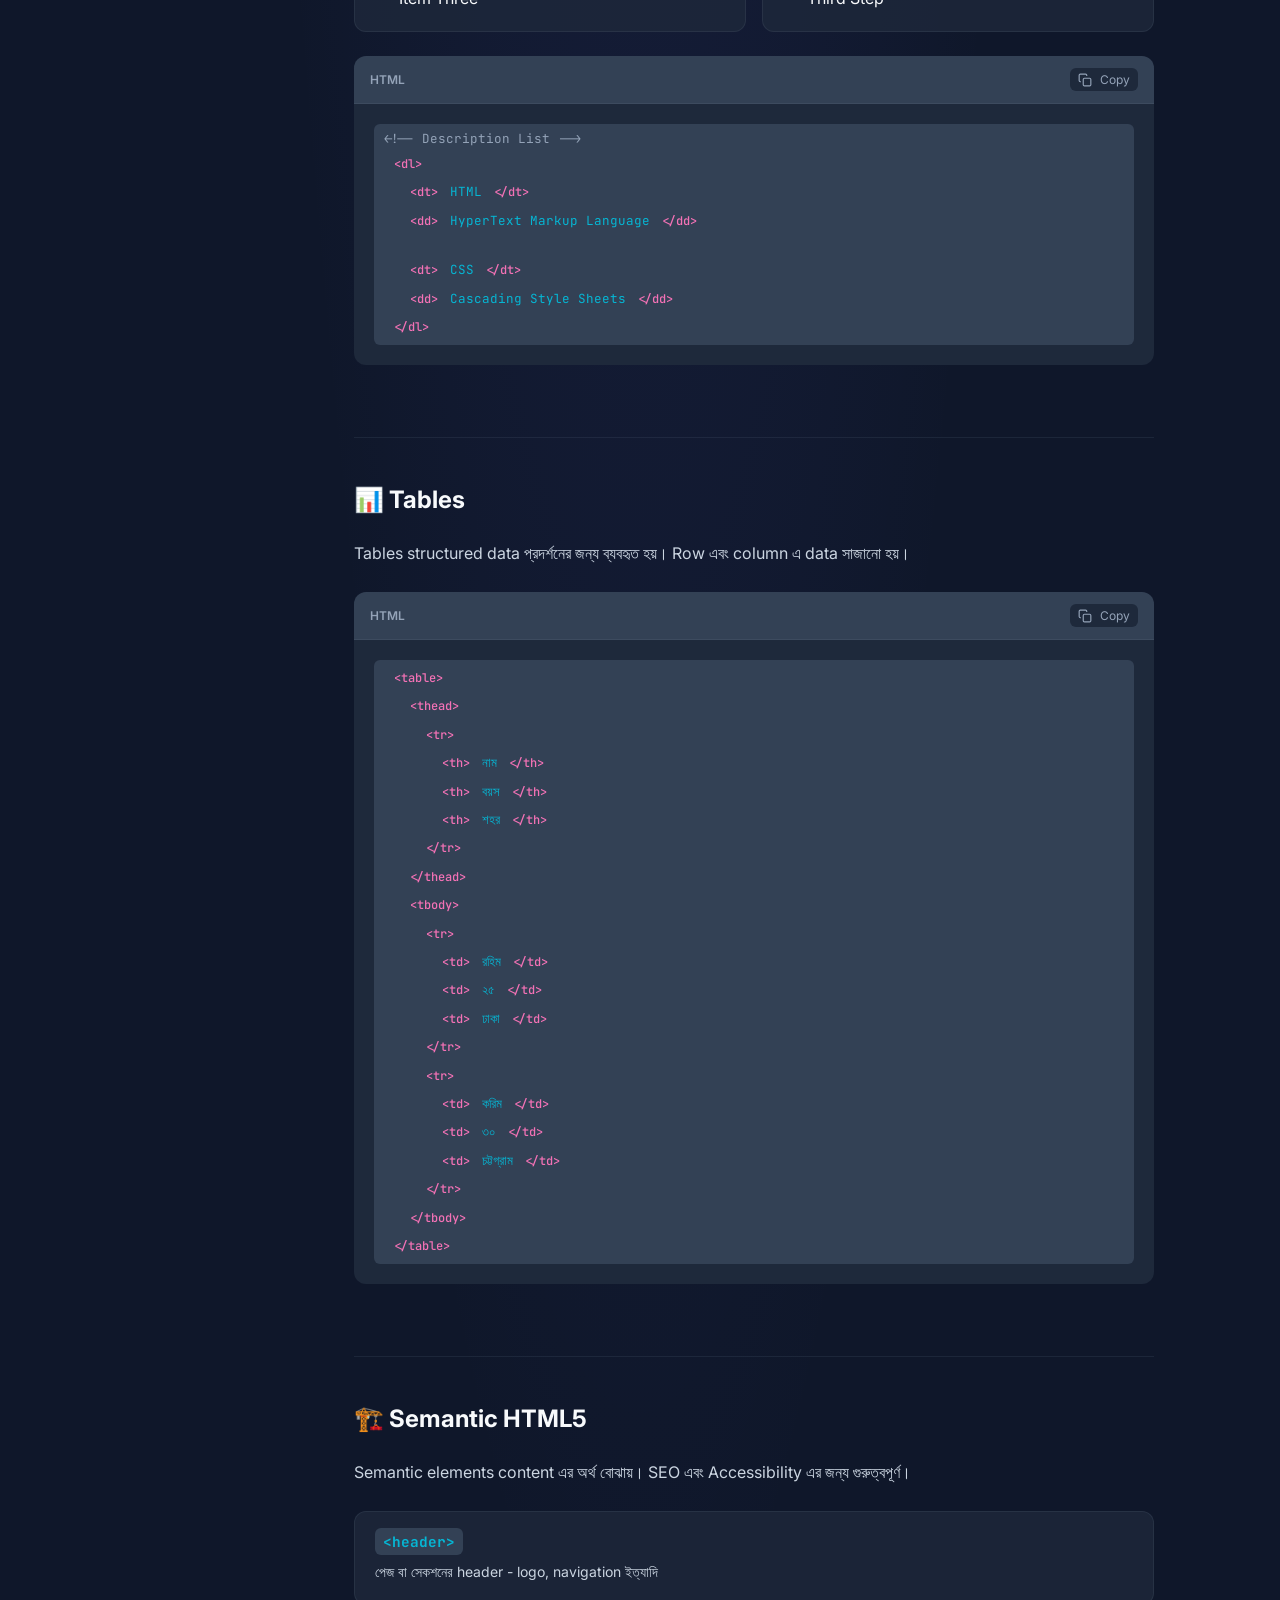
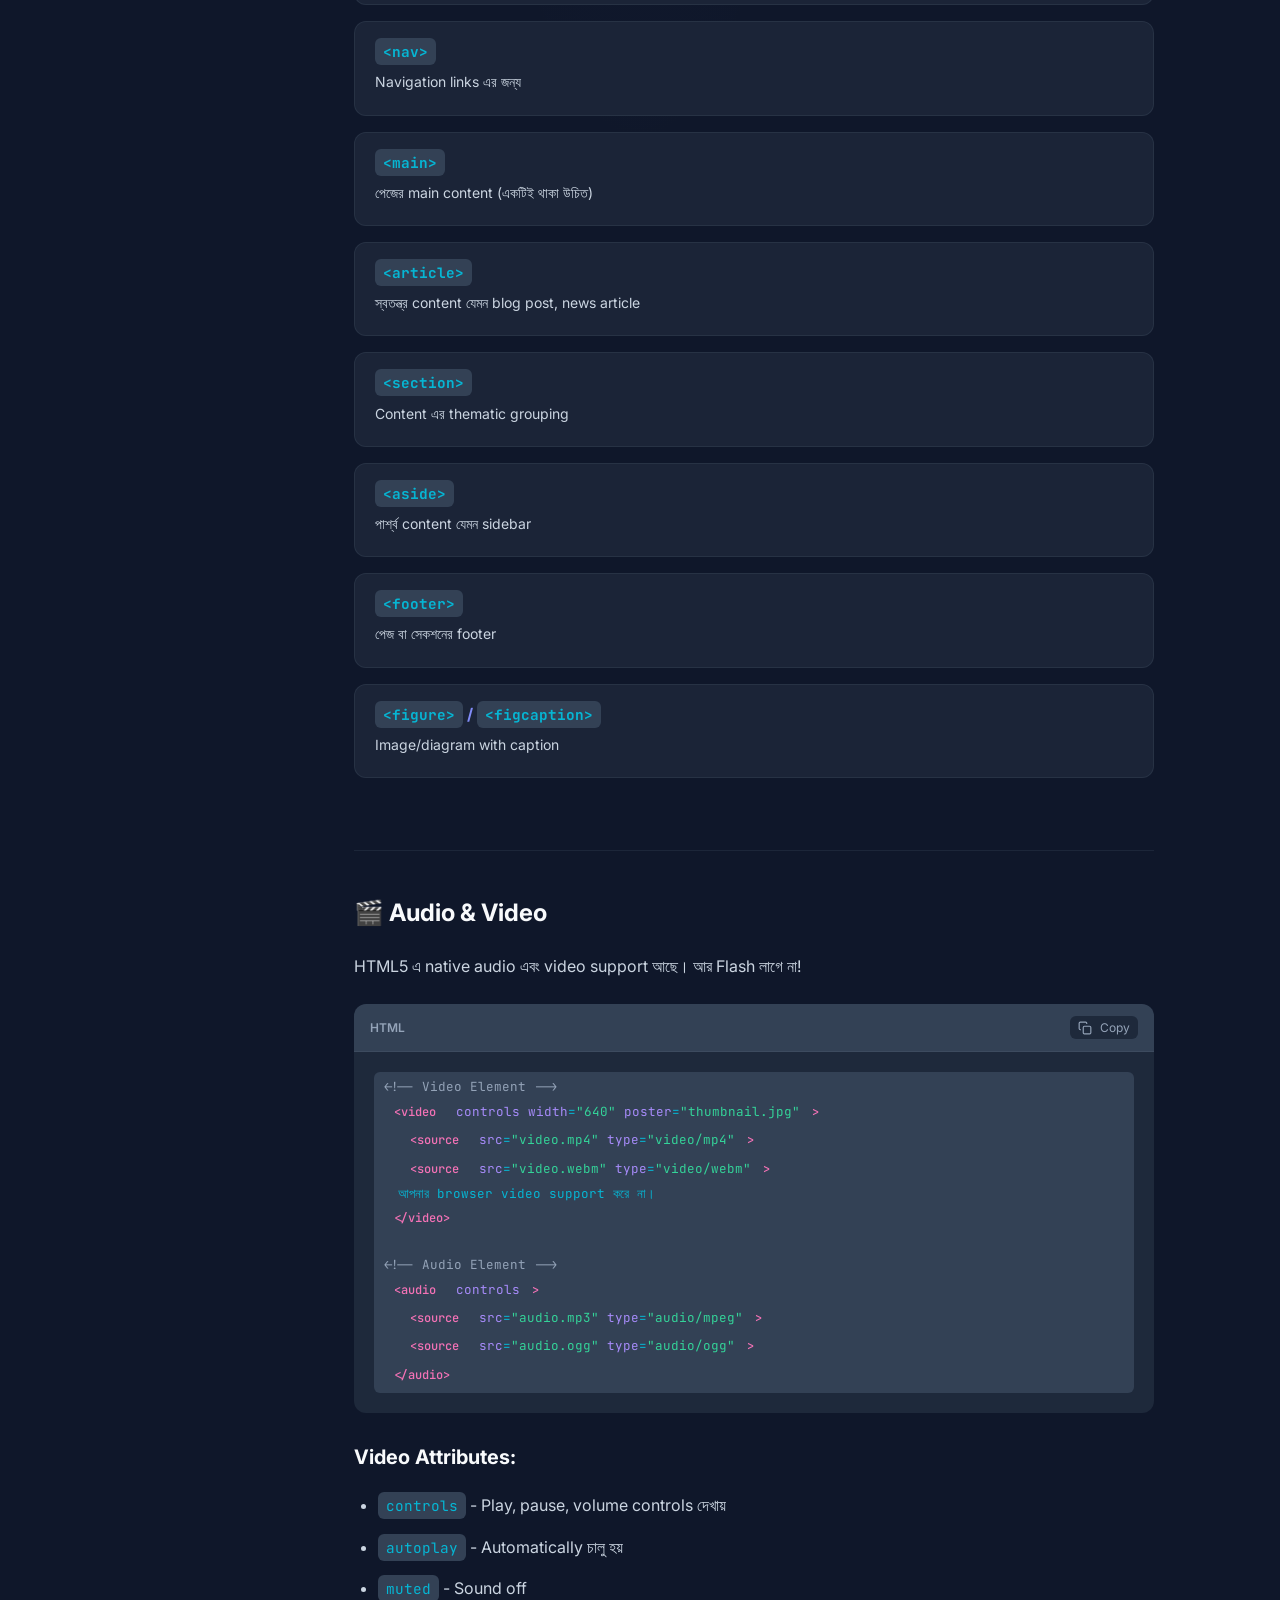
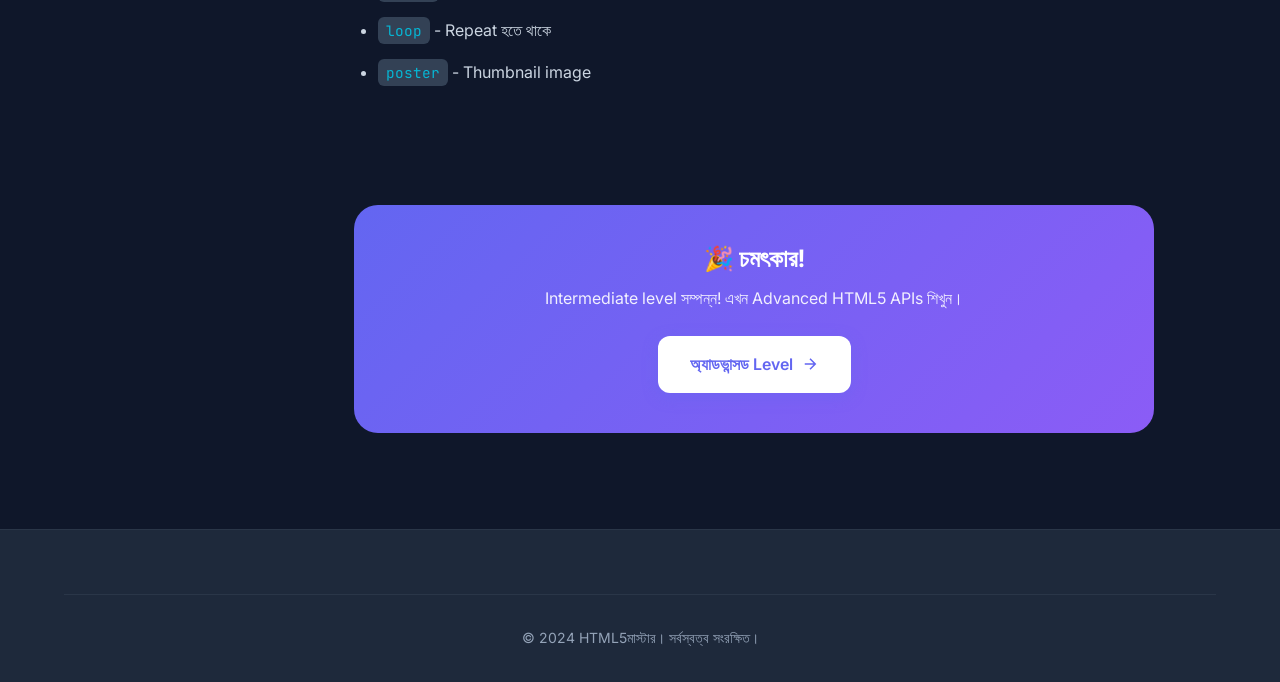
<file: pages/intermediate.html>
<!DOCTYPE html>
<html lang="bn">

<head>
    <meta charset="UTF-8">
    <meta name="viewport" content="width=device-width, initial-scale=1.0">
    <meta name="description" content="HTML5 ইন্টারমিডিয়েট - Forms, Tables, Semantic HTML এবং Media Elements শিখুন।">
    <title>ইন্টারমিডিয়েট HTML5 | HTML5 মাস্টারক্লাস</title>
    <link rel="preconnect" href="https://fonts.googleapis.com">
    <link rel="preconnect" href="https://fonts.gstatic.com" crossorigin>
    <link
        href="https://fonts.googleapis.com/css2?family=Inter:wght@300;400;500;600;700;800&family=JetBrains+Mono:wght@400;500;600&display=swap"
        rel="stylesheet">
    <link rel="stylesheet" href="../styles/main.css">
    <link rel="stylesheet" href="../styles/components.css">
    <link rel="stylesheet" href="../styles/pages.css">
</head>

<body>
    <!-- Navigation -->
    <nav class="navbar" id="navbar">
        <div class="nav-container">
            <a href="../index.html" class="nav-logo">
                <span class="logo-icon">🚀</span>
                <span class="logo-text">HTML5<span class="logo-accent">মাস্টার</span></span>
            </a>
            <ul class="nav-menu" id="nav-menu">
                <li class="nav-item"><a href="../index.html" class="nav-link">হোম</a></li>
                <li class="nav-item"><a href="basics.html" class="nav-link">বেসিক</a></li>
                <li class="nav-item"><a href="intermediate.html" class="nav-link active">ইন্টারমিডিয়েট</a></li>
                <li class="nav-item"><a href="advanced.html" class="nav-link">অ্যাডভান্সড</a></li>
                <li class="nav-item"><a href="phd-level.html" class="nav-link">PhD লেভেল</a></li>
                <li class="nav-item"><a href="playground.html" class="nav-link">প্লেগ্রাউন্ড</a></li>
            </ul>
            <div class="nav-actions">
                <button class="theme-toggle" id="theme-toggle" aria-label="Toggle theme">
                    <svg class="sun-icon" viewBox="0 0 24 24" fill="none" stroke="currentColor" stroke-width="2">
                        <circle cx="12" cy="12" r="5"></circle>
                        <path
                            d="M12 1v2M12 21v2M4.22 4.22l1.42 1.42M18.36 18.36l1.42 1.42M1 12h2M21 12h2M4.22 19.78l1.42-1.42M18.36 5.64l1.42-1.42">
                        </path>
                    </svg>
                    <svg class="moon-icon" viewBox="0 0 24 24" fill="none" stroke="currentColor" stroke-width="2">
                        <path d="M21 12.79A9 9 0 1 1 11.21 3 7 7 0 0 0 21 12.79z"></path>
                    </svg>
                </button>
                <button class="nav-toggle" id="nav-toggle" aria-label="Toggle menu"><span
                        class="hamburger"></span></button>
            </div>
        </div>
    </nav>

    <!-- Page Header -->
    <header class="page-header">
        <div class="container">
            <div class="breadcrumb">
                <a href="../index.html">হোম</a><span>/</span><span>ইন্টারমিডিয়েট</span>
            </div>
            <div class="header-content">
                <span class="level-badge level-intermediate">🎯 ইন্টারমিডিয়েট লেভেল</span>
                <h1>ফর্ম, টেবিল ও সেমান্টিক HTML</h1>
                <p>Forms, Tables, Lists, Semantic Elements এবং Media Elements সহ HTML5 এর intermediate বিষয়গুলো শিখুন।
                </p>
            </div>
        </div>
    </header>

    <!-- Main Content -->
    <main class="page-content">
        <div class="container">
            <div class="content-grid">
                <!-- Sidebar -->
                <aside class="sidebar">
                    <div class="toc">
                        <h3 class="toc-title">বিষয়বস্তু</h3>
                        <ul class="toc-list">
                            <li><a href="#forms" class="toc-link active">Forms পরিচিতি</a></li>
                            <li><a href="#input-types" class="toc-link">Input Types</a></li>
                            <li><a href="#form-validation" class="toc-link">Form Validation</a></li>
                            <li><a href="#lists" class="toc-link">Lists</a></li>
                            <li><a href="#tables" class="toc-link">Tables</a></li>
                            <li><a href="#semantic" class="toc-link">Semantic HTML</a></li>
                            <li><a href="#media" class="toc-link">Audio & Video</a></li>
                        </ul>
                    </div>
                </aside>

                <!-- Main Content -->
                <article class="main-content">

                    <!-- Forms Introduction -->
                    <section id="forms" class="lesson-section">
                        <h2>📝 HTML Forms</h2>
                        <p>Forms ব্যবহারকারীর কাছ থেকে data সংগ্রহ করতে ব্যবহৃত হয়। Login, Registration, Contact forms
                            সব form দিয়ে তৈরি।</p>

                        <div class="code-block">
                            <div class="code-header">
                                <span class="code-lang">HTML</span>
                                <button class="copy-btn" onclick="HTML5Master.copyCode(this)">
                                    <svg viewBox="0 0 24 24" fill="none" stroke="currentColor" stroke-width="2">
                                        <rect x="9" y="9" width="13" height="13" rx="2" ry="2"></rect>
                                        <path d="M5 15H4a2 2 0 0 1-2-2V4a2 2 0 0 1 2-2h9a2 2 0 0 1 2 2v1"></path>
                                    </svg>
                                    <span>Copy</span>
                                </button>
                            </div>
                            <div class="code-content">
                                <pre><code><span class="tag">&lt;form</span> <span class="attr">action</span>=<span class="string">"/submit"</span> <span class="attr">method</span>=<span class="string">"POST"</span><span class="tag">&gt;</span>
  <span class="tag">&lt;label</span> <span class="attr">for</span>=<span class="string">"name"</span><span class="tag">&gt;</span>নাম:<span class="tag">&lt;/label&gt;</span>
  <span class="tag">&lt;input</span> <span class="attr">type</span>=<span class="string">"text"</span> <span class="attr">id</span>=<span class="string">"name"</span> <span class="attr">name</span>=<span class="string">"name"</span> <span class="attr">required</span><span class="tag">&gt;</span>

  <span class="tag">&lt;label</span> <span class="attr">for</span>=<span class="string">"email"</span><span class="tag">&gt;</span>ইমেইল:<span class="tag">&lt;/label&gt;</span>
  <span class="tag">&lt;input</span> <span class="attr">type</span>=<span class="string">"email"</span> <span class="attr">id</span>=<span class="string">"email"</span> <span class="attr">name</span>=<span class="string">"email"</span> <span class="attr">required</span><span class="tag">&gt;</span>

  <span class="tag">&lt;button</span> <span class="attr">type</span>=<span class="string">"submit"</span><span class="tag">&gt;</span>জমা দিন<span class="tag">&lt;/button&gt;</span>
<span class="tag">&lt;/form&gt;</span></code></pre>
                            </div>
                        </div>

                        <div class="demo-container">
                            <div class="demo-header"><span class="demo-title">Live Demo</span></div>
                            <div class="demo-preview">
                                <form style="display: flex; flex-direction: column; gap: 1rem; max-width: 300px;">
                                    <div>
                                        <label for="demo-name"
                                            style="display: block; margin-bottom: 0.5rem; color: var(--text-secondary);">নাম:</label>
                                        <input type="text" id="demo-name" placeholder="আপনার নাম"
                                            style="width: 100%; padding: 0.75rem; background: var(--bg-secondary); border: 1px solid var(--border-color); border-radius: 0.5rem; color: var(--text-primary);">
                                    </div>
                                    <div>
                                        <label for="demo-email"
                                            style="display: block; margin-bottom: 0.5rem; color: var(--text-secondary);">ইমেইল:</label>
                                        <input type="email" id="demo-email" placeholder="email@example.com"
                                            style="width: 100%; padding: 0.75rem; background: var(--bg-secondary); border: 1px solid var(--border-color); border-radius: 0.5rem; color: var(--text-primary);">
                                    </div>
                                    <button type="button" class="btn btn-primary" style="align-self: flex-start;">জমা
                                        দিন</button>
                                </form>
                            </div>
                        </div>
                    </section>

                    <!-- Input Types -->
                    <section id="input-types" class="lesson-section">
                        <h2>🔤 HTML5 Input Types</h2>
                        <p>HTML5 এ ২০+ নতুন input type এসেছে। Browser automatically validation এবং keyboard optimize
                            করে।</p>

                        <div class="comparison-table">
                            <table>
                                <thead>
                                    <tr>
                                        <th>Type</th>
                                        <th>উদ্দেশ্য</th>
                                        <th>উদাহরণ</th>
                                    </tr>
                                </thead>
                                <tbody>
                                    <tr>
                                        <td><code>text</code></td>
                                        <td>সাধারণ text</td>
                                        <td><input type="text" placeholder="Text"
                                                style="padding: 0.25rem; background: var(--bg-tertiary); border: 1px solid var(--border-color); border-radius: 4px; color: var(--text-primary);">
                                        </td>
                                    </tr>
                                    <tr>
                                        <td><code>email</code></td>
                                        <td>Email validation</td>
                                        <td><input type="email" placeholder="email@..."
                                                style="padding: 0.25rem; background: var(--bg-tertiary); border: 1px solid var(--border-color); border-radius: 4px; color: var(--text-primary);">
                                        </td>
                                    </tr>
                                    <tr>
                                        <td><code>password</code></td>
                                        <td>Hidden text</td>
                                        <td><input type="password" value="secret"
                                                style="padding: 0.25rem; background: var(--bg-tertiary); border: 1px solid var(--border-color); border-radius: 4px; color: var(--text-primary);">
                                        </td>
                                    </tr>
                                    <tr>
                                        <td><code>number</code></td>
                                        <td>সংখ্যা</td>
                                        <td><input type="number" value="10"
                                                style="padding: 0.25rem; width: 80px; background: var(--bg-tertiary); border: 1px solid var(--border-color); border-radius: 4px; color: var(--text-primary);">
                                        </td>
                                    </tr>
                                    <tr>
                                        <td><code>date</code></td>
                                        <td>তারিখ picker</td>
                                        <td><input type="date"
                                                style="padding: 0.25rem; background: var(--bg-tertiary); border: 1px solid var(--border-color); border-radius: 4px; color: var(--text-primary);">
                                        </td>
                                    </tr>
                                    <tr>
                                        <td><code>color</code></td>
                                        <td>রঙ picker</td>
                                        <td><input type="color" value="#6366f1" style="width: 40px; height: 30px;"></td>
                                    </tr>
                                    <tr>
                                        <td><code>range</code></td>
                                        <td>Slider</td>
                                        <td><input type="range" min="0" max="100"></td>
                                    </tr>
                                    <tr>
                                        <td><code>tel</code></td>
                                        <td>ফোন নম্বর</td>
                                        <td><input type="tel" placeholder="+880..."
                                                style="padding: 0.25rem; background: var(--bg-tertiary); border: 1px solid var(--border-color); border-radius: 4px; color: var(--text-primary);">
                                        </td>
                                    </tr>
                                    <tr>
                                        <td><code>url</code></td>
                                        <td>URL</td>
                                        <td><input type="url" placeholder="https://..."
                                                style="padding: 0.25rem; background: var(--bg-tertiary); border: 1px solid var(--border-color); border-radius: 4px; color: var(--text-primary);">
                                        </td>
                                    </tr>
                                    <tr>
                                        <td><code>search</code></td>
                                        <td>সার্চ বক্স</td>
                                        <td><input type="search" placeholder="Search..."
                                                style="padding: 0.25rem; background: var(--bg-tertiary); border: 1px solid var(--border-color); border-radius: 4px; color: var(--text-primary);">
                                        </td>
                                    </tr>
                                </tbody>
                            </table>
                        </div>

                        <div class="alert alert-info">
                            <span class="alert-icon">💡</span>
                            <div class="alert-content">
                                <h4>Mobile Tip</h4>
                                <p>সঠিক input type ব্যবহার করলে mobile এ সঠিক keyboard দেখায় (email এ @, number এ
                                    numpad)।</p>
                            </div>
                        </div>
                    </section>

                    <!-- Form Validation -->
                    <section id="form-validation" class="lesson-section">
                        <h2>✅ HTML5 Form Validation</h2>
                        <p>HTML5 built-in validation attributes দিয়ে JavaScript ছাড়াই form validate করা যায়।</p>

                        <div class="code-block">
                            <div class="code-header">
                                <span class="code-lang">HTML</span>
                                <button class="copy-btn" onclick="HTML5Master.copyCode(this)">
                                    <svg viewBox="0 0 24 24" fill="none" stroke="currentColor" stroke-width="2">
                                        <rect x="9" y="9" width="13" height="13" rx="2" ry="2"></rect>
                                        <path d="M5 15H4a2 2 0 0 1-2-2V4a2 2 0 0 1 2-2h9a2 2 0 0 1 2 2v1"></path>
                                    </svg>
                                    <span>Copy</span>
                                </button>
                            </div>
                            <div class="code-content">
                                <pre><code><span class="comment">&lt;!-- Required field --&gt;</span>
<span class="tag">&lt;input</span> <span class="attr">type</span>=<span class="string">"text"</span> <span class="attr">required</span><span class="tag">&gt;</span>

<span class="comment">&lt;!-- Min/Max length --&gt;</span>
<span class="tag">&lt;input</span> <span class="attr">type</span>=<span class="string">"text"</span> <span class="attr">minlength</span>=<span class="string">"3"</span> <span class="attr">maxlength</span>=<span class="string">"20"</span><span class="tag">&gt;</span>

<span class="comment">&lt;!-- Pattern (Regex) --&gt;</span>
<span class="tag">&lt;input</span> <span class="attr">type</span>=<span class="string">"text"</span> <span class="attr">pattern</span>=<span class="string">"[A-Za-z]+"</span> <span class="attr">title</span>=<span class="string">"শুধু অক্ষর"</span><span class="tag">&gt;</span>

<span class="comment">&lt;!-- Number range --&gt;</span>
<span class="tag">&lt;input</span> <span class="attr">type</span>=<span class="string">"number"</span> <span class="attr">min</span>=<span class="string">"1"</span> <span class="attr">max</span>=<span class="string">"100"</span><span class="tag">&gt;</span>

<span class="comment">&lt;!-- Placeholder text --&gt;</span>
<span class="tag">&lt;input</span> <span class="attr">type</span>=<span class="string">"text"</span> <span class="attr">placeholder</span>=<span class="string">"আপনার নাম লিখুন"</span><span class="tag">&gt;</span></code></pre>
                            </div>
                        </div>
                    </section>

                    <!-- Lists -->
                    <section id="lists" class="lesson-section">
                        <h2>📋 Lists</h2>
                        <p>HTML এ তিন ধরনের list আছে: Ordered, Unordered এবং Description List।</p>

                        <div class="info-cards grid-2">
                            <div class="info-card">
                                <h4>Unordered List <code>&lt;ul&gt;</code></h4>
                                <ul style="margin-top: 0.5rem; padding-left: 1.5rem;">
                                    <li>Item One</li>
                                    <li>Item Two</li>
                                    <li>Item Three</li>
                                </ul>
                            </div>
                            <div class="info-card">
                                <h4>Ordered List <code>&lt;ol&gt;</code></h4>
                                <ol style="margin-top: 0.5rem; padding-left: 1.5rem;">
                                    <li>First Step</li>
                                    <li>Second Step</li>
                                    <li>Third Step</li>
                                </ol>
                            </div>
                        </div>

                        <div class="code-block">
                            <div class="code-header">
                                <span class="code-lang">HTML</span>
                                <button class="copy-btn" onclick="HTML5Master.copyCode(this)">
                                    <svg viewBox="0 0 24 24" fill="none" stroke="currentColor" stroke-width="2">
                                        <rect x="9" y="9" width="13" height="13" rx="2" ry="2"></rect>
                                        <path d="M5 15H4a2 2 0 0 1-2-2V4a2 2 0 0 1 2-2h9a2 2 0 0 1 2 2v1"></path>
                                    </svg>
                                    <span>Copy</span>
                                </button>
                            </div>
                            <div class="code-content">
                                <pre><code><span class="comment">&lt;!-- Description List --&gt;</span>
<span class="tag">&lt;dl&gt;</span>
  <span class="tag">&lt;dt&gt;</span>HTML<span class="tag">&lt;/dt&gt;</span>
  <span class="tag">&lt;dd&gt;</span>HyperText Markup Language<span class="tag">&lt;/dd&gt;</span>
  
  <span class="tag">&lt;dt&gt;</span>CSS<span class="tag">&lt;/dt&gt;</span>
  <span class="tag">&lt;dd&gt;</span>Cascading Style Sheets<span class="tag">&lt;/dd&gt;</span>
<span class="tag">&lt;/dl&gt;</span></code></pre>
                            </div>
                        </div>
                    </section>

                    <!-- Tables -->
                    <section id="tables" class="lesson-section">
                        <h2>📊 Tables</h2>
                        <p>Tables structured data প্রদর্শনের জন্য ব্যবহৃত হয়। Row এবং column এ data সাজানো হয়।</p>

                        <div class="code-block">
                            <div class="code-header">
                                <span class="code-lang">HTML</span>
                                <button class="copy-btn" onclick="HTML5Master.copyCode(this)">
                                    <svg viewBox="0 0 24 24" fill="none" stroke="currentColor" stroke-width="2">
                                        <rect x="9" y="9" width="13" height="13" rx="2" ry="2"></rect>
                                        <path d="M5 15H4a2 2 0 0 1-2-2V4a2 2 0 0 1 2-2h9a2 2 0 0 1 2 2v1"></path>
                                    </svg>
                                    <span>Copy</span>
                                </button>
                            </div>
                            <div class="code-content">
                                <pre><code><span class="tag">&lt;table&gt;</span>
  <span class="tag">&lt;thead&gt;</span>
    <span class="tag">&lt;tr&gt;</span>
      <span class="tag">&lt;th&gt;</span>নাম<span class="tag">&lt;/th&gt;</span>
      <span class="tag">&lt;th&gt;</span>বয়স<span class="tag">&lt;/th&gt;</span>
      <span class="tag">&lt;th&gt;</span>শহর<span class="tag">&lt;/th&gt;</span>
    <span class="tag">&lt;/tr&gt;</span>
  <span class="tag">&lt;/thead&gt;</span>
  <span class="tag">&lt;tbody&gt;</span>
    <span class="tag">&lt;tr&gt;</span>
      <span class="tag">&lt;td&gt;</span>রহিম<span class="tag">&lt;/td&gt;</span>
      <span class="tag">&lt;td&gt;</span>২৫<span class="tag">&lt;/td&gt;</span>
      <span class="tag">&lt;td&gt;</span>ঢাকা<span class="tag">&lt;/td&gt;</span>
    <span class="tag">&lt;/tr&gt;</span>
    <span class="tag">&lt;tr&gt;</span>
      <span class="tag">&lt;td&gt;</span>করিম<span class="tag">&lt;/td&gt;</span>
      <span class="tag">&lt;td&gt;</span>৩০<span class="tag">&lt;/td&gt;</span>
      <span class="tag">&lt;td&gt;</span>চট্টগ্রাম<span class="tag">&lt;/td&gt;</span>
    <span class="tag">&lt;/tr&gt;</span>
  <span class="tag">&lt;/tbody&gt;</span>
<span class="tag">&lt;/table&gt;</span></code></pre>
                            </div>
                        </div>
                    </section>

                    <!-- Semantic HTML -->
                    <section id="semantic" class="lesson-section">
                        <h2>🏗️ Semantic HTML5</h2>
                        <p>Semantic elements content এর অর্থ বোঝায়। SEO এবং Accessibility এর জন্য গুরুত্বপূর্ণ।</p>

                        <div class="info-cards">
                            <div class="info-card">
                                <h4><code>&lt;header&gt;</code></h4>
                                <p>পেজ বা সেকশনের header - logo, navigation ইত্যাদি</p>
                            </div>
                            <div class="info-card">
                                <h4><code>&lt;nav&gt;</code></h4>
                                <p>Navigation links এর জন্য</p>
                            </div>
                            <div class="info-card">
                                <h4><code>&lt;main&gt;</code></h4>
                                <p>পেজের main content (একটিই থাকা উচিত)</p>
                            </div>
                            <div class="info-card">
                                <h4><code>&lt;article&gt;</code></h4>
                                <p>স্বতন্ত্র content যেমন blog post, news article</p>
                            </div>
                            <div class="info-card">
                                <h4><code>&lt;section&gt;</code></h4>
                                <p>Content এর thematic grouping</p>
                            </div>
                            <div class="info-card">
                                <h4><code>&lt;aside&gt;</code></h4>
                                <p>পার্শ্ব content যেমন sidebar</p>
                            </div>
                            <div class="info-card">
                                <h4><code>&lt;footer&gt;</code></h4>
                                <p>পেজ বা সেকশনের footer</p>
                            </div>
                            <div class="info-card">
                                <h4><code>&lt;figure&gt;</code> / <code>&lt;figcaption&gt;</code></h4>
                                <p>Image/diagram with caption</p>
                            </div>
                        </div>
                    </section>

                    <!-- Media Elements -->
                    <section id="media" class="lesson-section">
                        <h2>🎬 Audio & Video</h2>
                        <p>HTML5 এ native audio এবং video support আছে। আর Flash লাগে না!</p>

                        <div class="code-block">
                            <div class="code-header">
                                <span class="code-lang">HTML</span>
                                <button class="copy-btn" onclick="HTML5Master.copyCode(this)">
                                    <svg viewBox="0 0 24 24" fill="none" stroke="currentColor" stroke-width="2">
                                        <rect x="9" y="9" width="13" height="13" rx="2" ry="2"></rect>
                                        <path d="M5 15H4a2 2 0 0 1-2-2V4a2 2 0 0 1 2-2h9a2 2 0 0 1 2 2v1"></path>
                                    </svg>
                                    <span>Copy</span>
                                </button>
                            </div>
                            <div class="code-content">
                                <pre><code><span class="comment">&lt;!-- Video Element --&gt;</span>
<span class="tag">&lt;video</span> <span class="attr">controls</span> <span class="attr">width</span>=<span class="string">"640"</span> <span class="attr">poster</span>=<span class="string">"thumbnail.jpg"</span><span class="tag">&gt;</span>
  <span class="tag">&lt;source</span> <span class="attr">src</span>=<span class="string">"video.mp4"</span> <span class="attr">type</span>=<span class="string">"video/mp4"</span><span class="tag">&gt;</span>
  <span class="tag">&lt;source</span> <span class="attr">src</span>=<span class="string">"video.webm"</span> <span class="attr">type</span>=<span class="string">"video/webm"</span><span class="tag">&gt;</span>
  আপনার browser video support করে না।
<span class="tag">&lt;/video&gt;</span>

<span class="comment">&lt;!-- Audio Element --&gt;</span>
<span class="tag">&lt;audio</span> <span class="attr">controls</span><span class="tag">&gt;</span>
  <span class="tag">&lt;source</span> <span class="attr">src</span>=<span class="string">"audio.mp3"</span> <span class="attr">type</span>=<span class="string">"audio/mpeg"</span><span class="tag">&gt;</span>
  <span class="tag">&lt;source</span> <span class="attr">src</span>=<span class="string">"audio.ogg"</span> <span class="attr">type</span>=<span class="string">"audio/ogg"</span><span class="tag">&gt;</span>
<span class="tag">&lt;/audio&gt;</span></code></pre>
                            </div>
                        </div>

                        <h3>Video Attributes:</h3>
                        <ul class="feature-list">
                            <li><code>controls</code> - Play, pause, volume controls দেখায়</li>
                            <li><code>autoplay</code> - Automatically চালু হয়</li>
                            <li><code>muted</code> - Sound off</li>
                            <li><code>loop</code> - Repeat হতে থাকে</li>
                            <li><code>poster</code> - Thumbnail image</li>
                        </ul>
                    </section>

                    <!-- Next Section -->
                    <div class="next-section">
                        <h3>🎉 চমৎকার!</h3>
                        <p>Intermediate level সম্পন্ন! এখন Advanced HTML5 APIs শিখুন।</p>
                        <a href="advanced.html" class="btn btn-primary btn-lg">
                            <span>অ্যাডভান্সড Level</span>
                            <svg viewBox="0 0 24 24" fill="none" stroke="currentColor" stroke-width="2">
                                <path d="M5 12h14M12 5l7 7-7 7"></path>
                            </svg>
                        </a>
                    </div>

                </article>
            </div>
        </div>
    </main>

    <footer class="footer">
        <div class="container">
            <div class="footer-bottom">
                <p>&copy; 2024 HTML5মাস্টার। সর্বস্বত্ব সংরক্ষিত।</p>
            </div>
        </div>
    </footer>

    <script src="../js/app.js"></script>
</body>

</html>
</file>
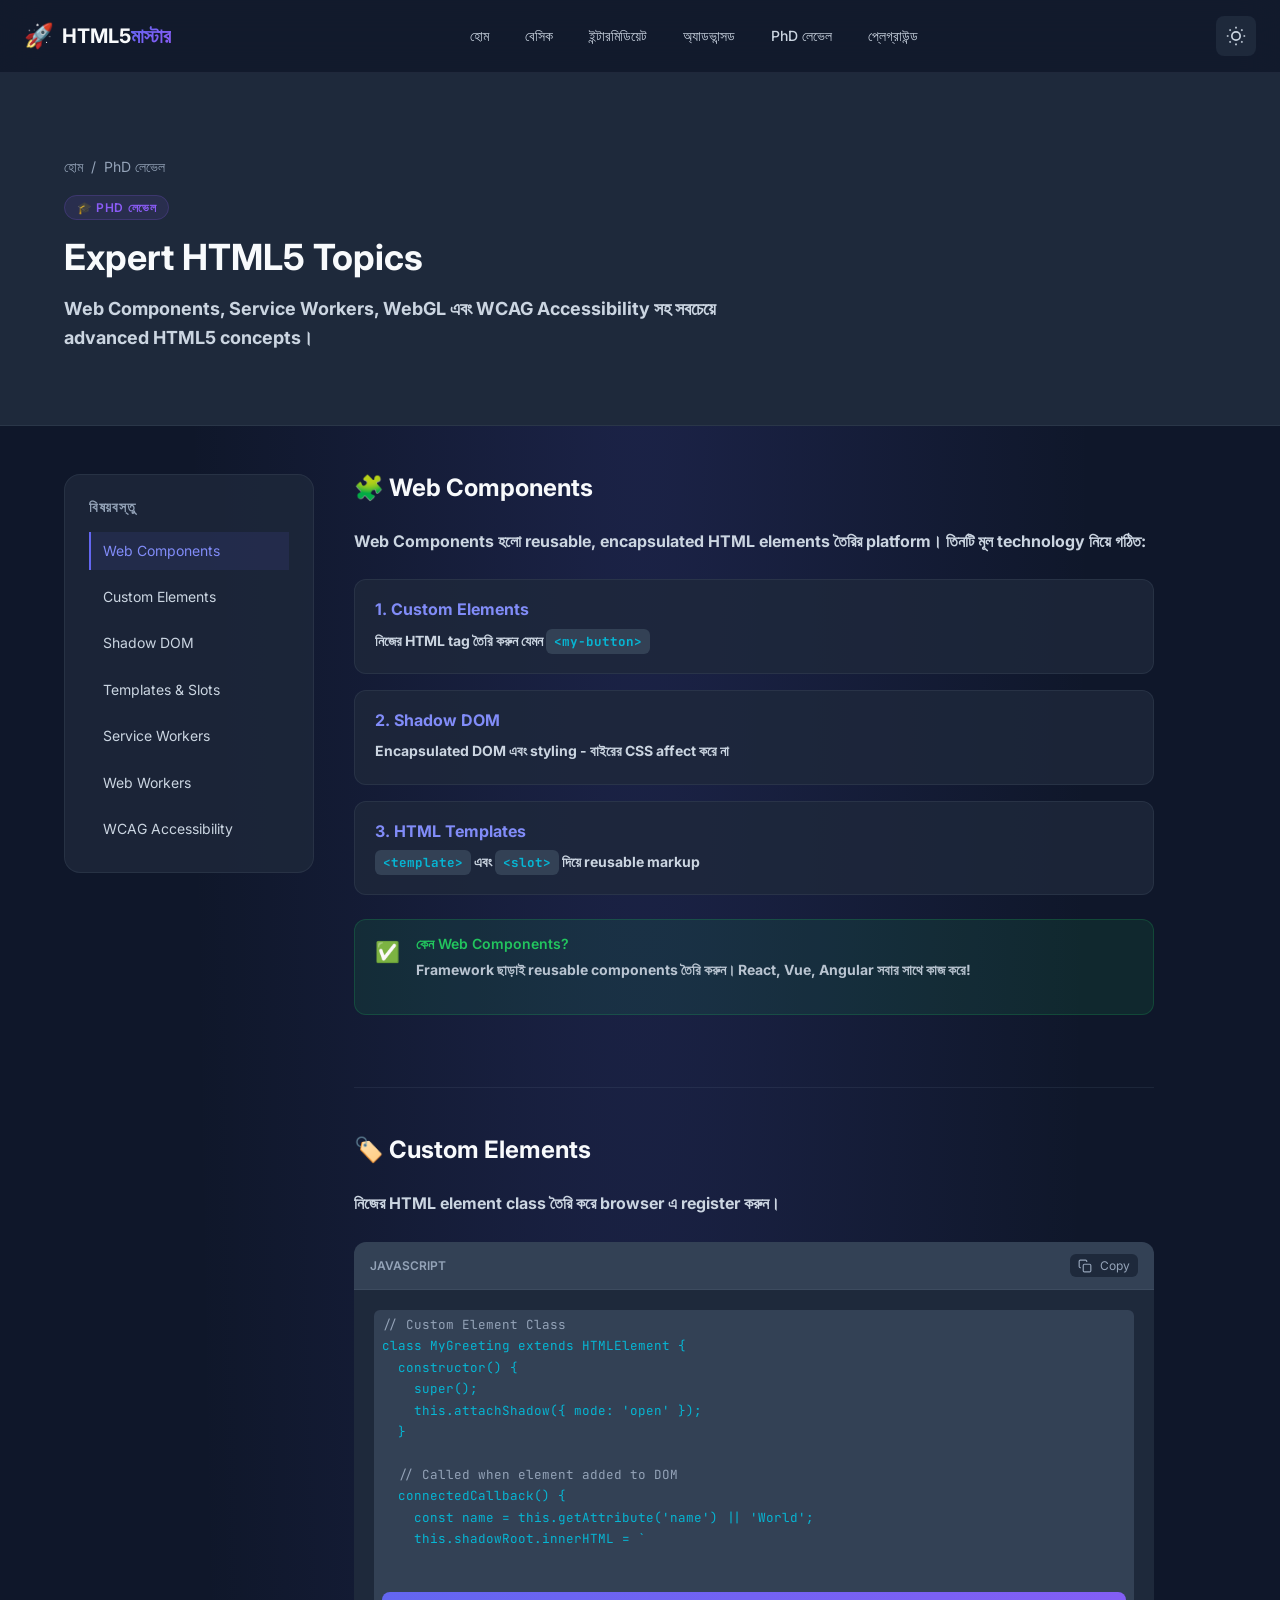
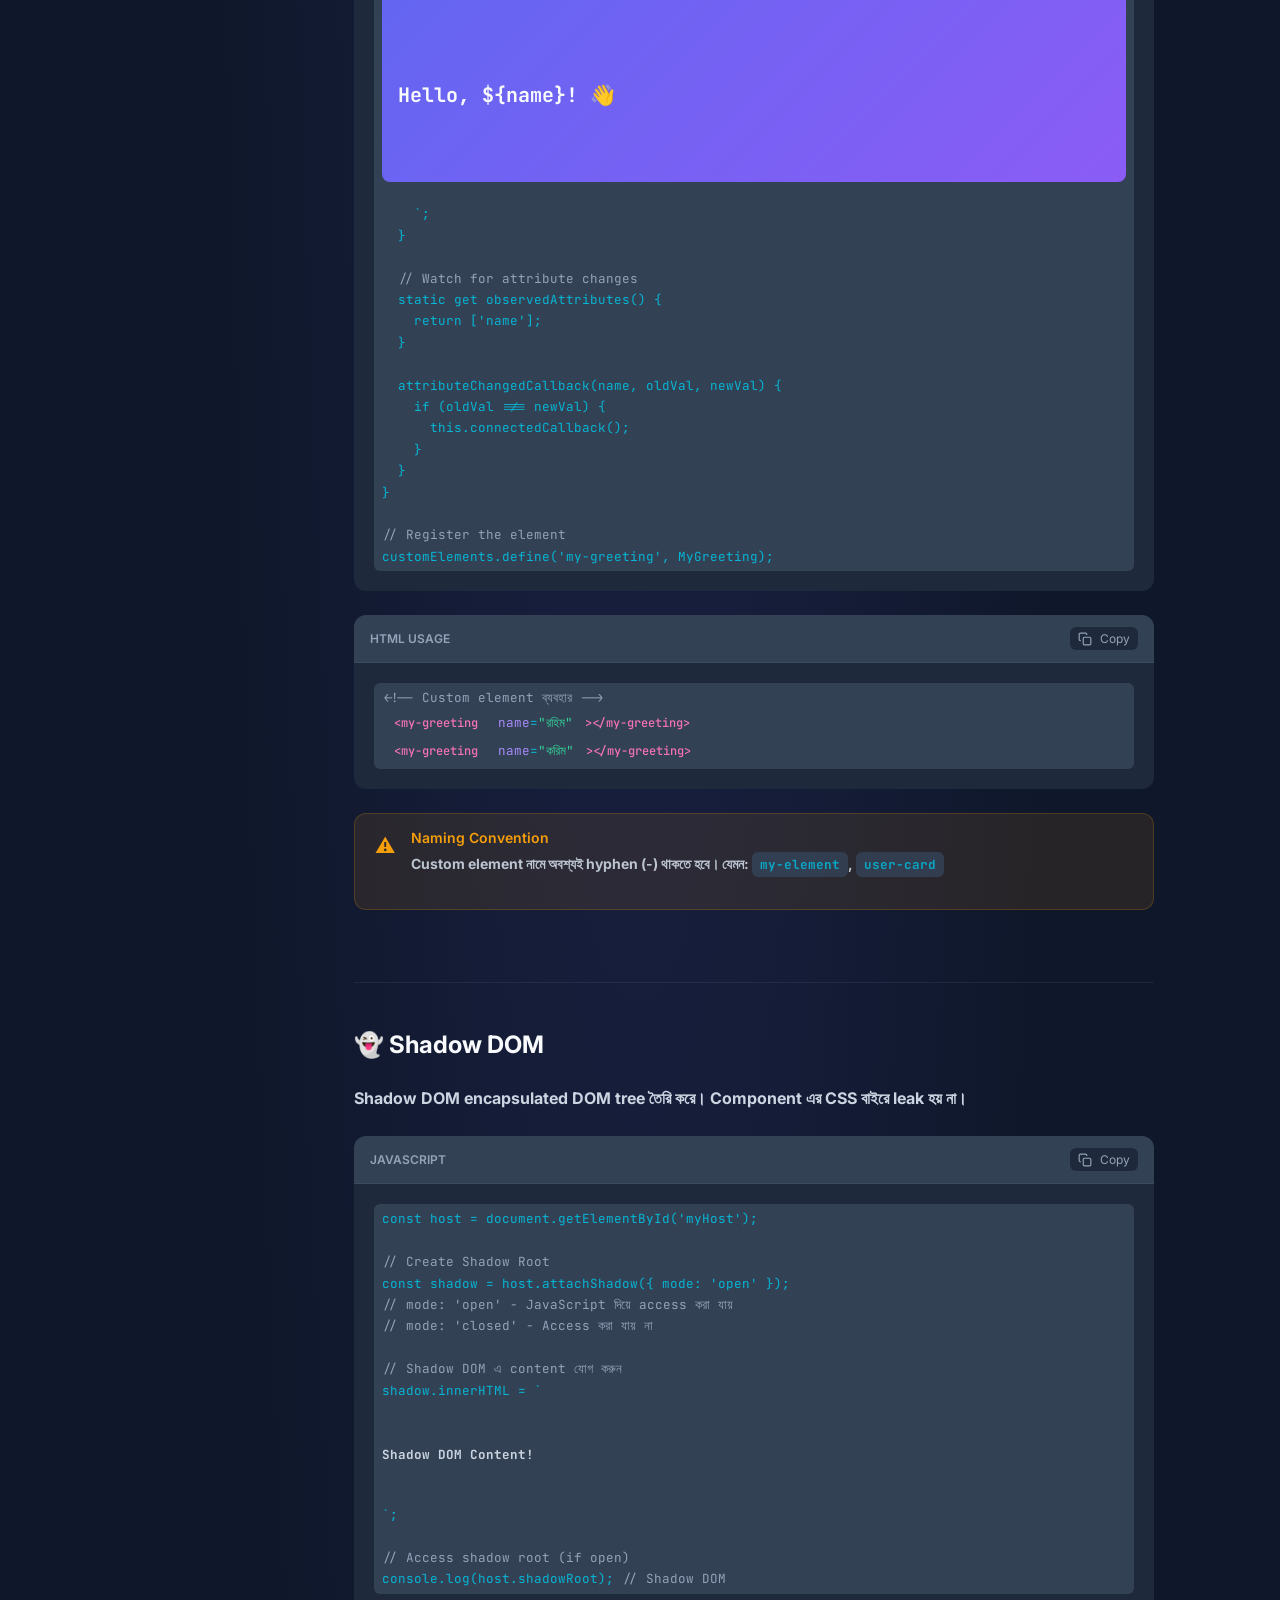
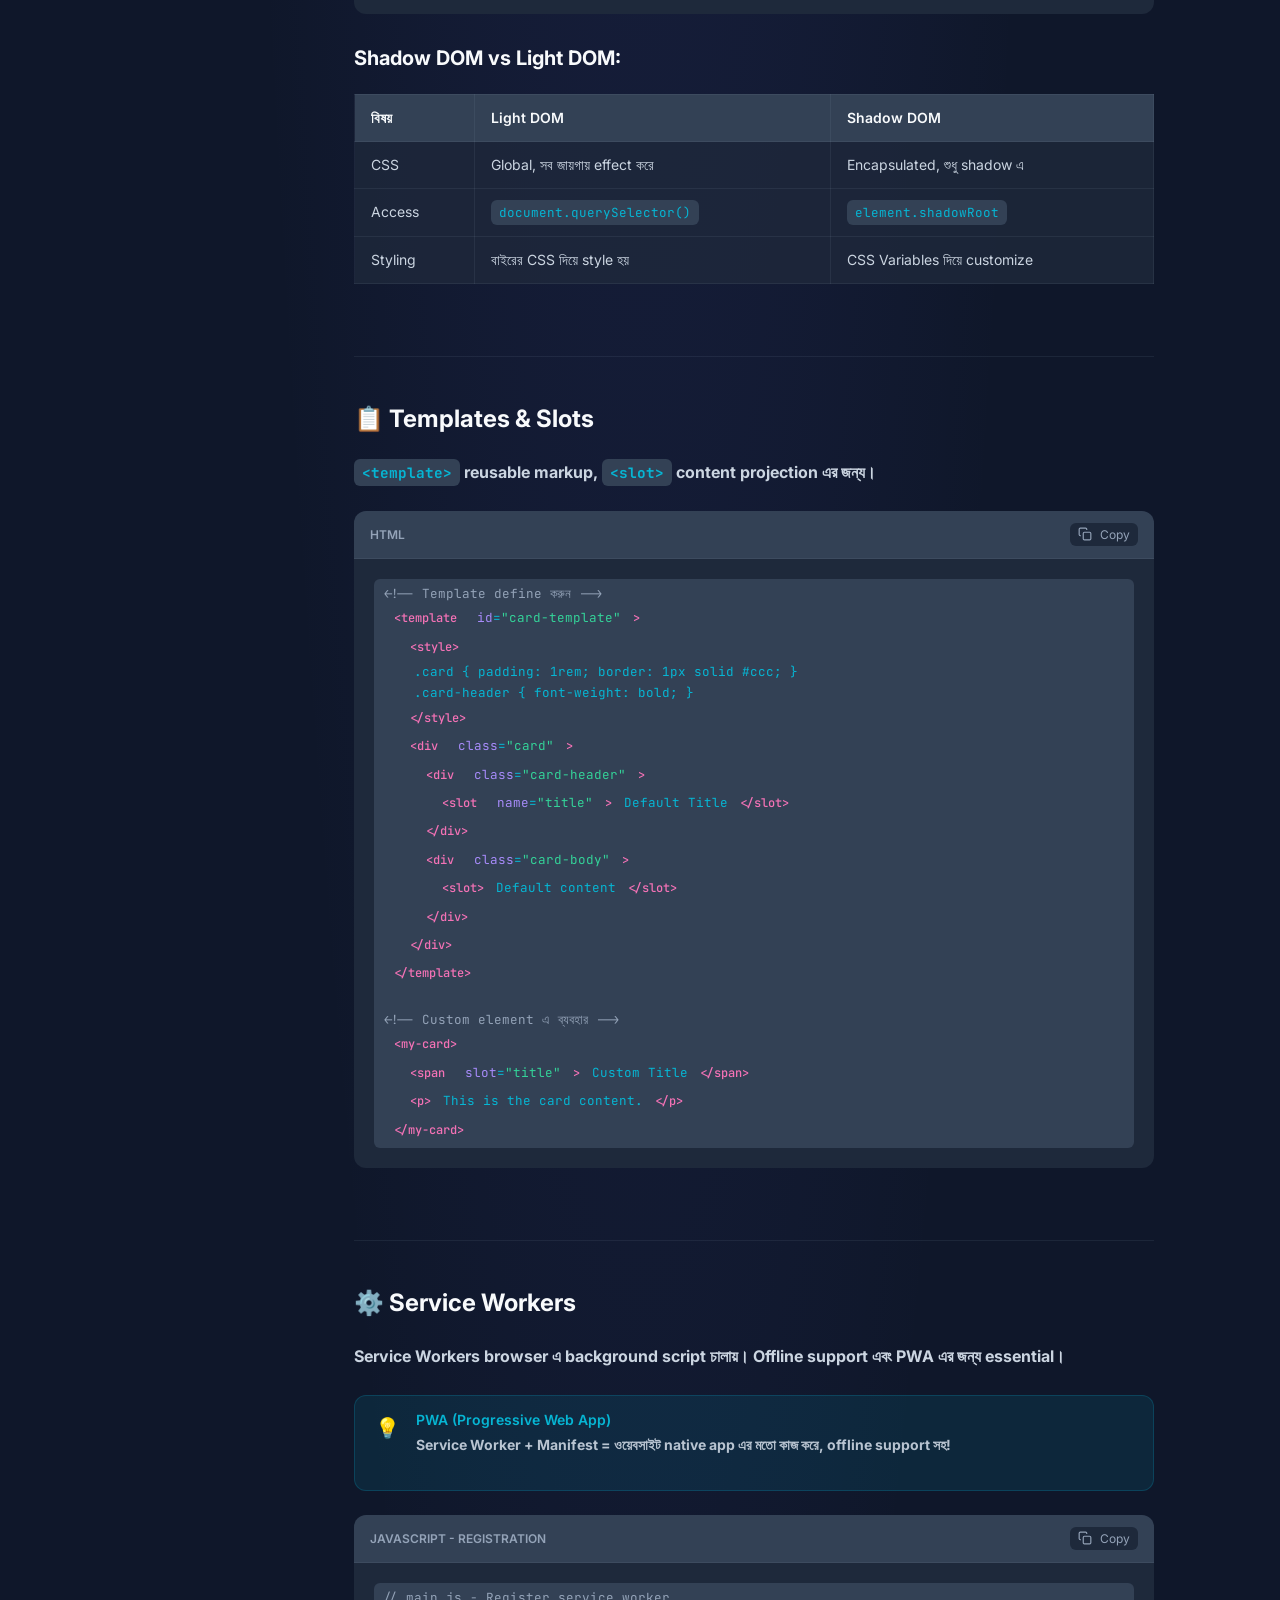
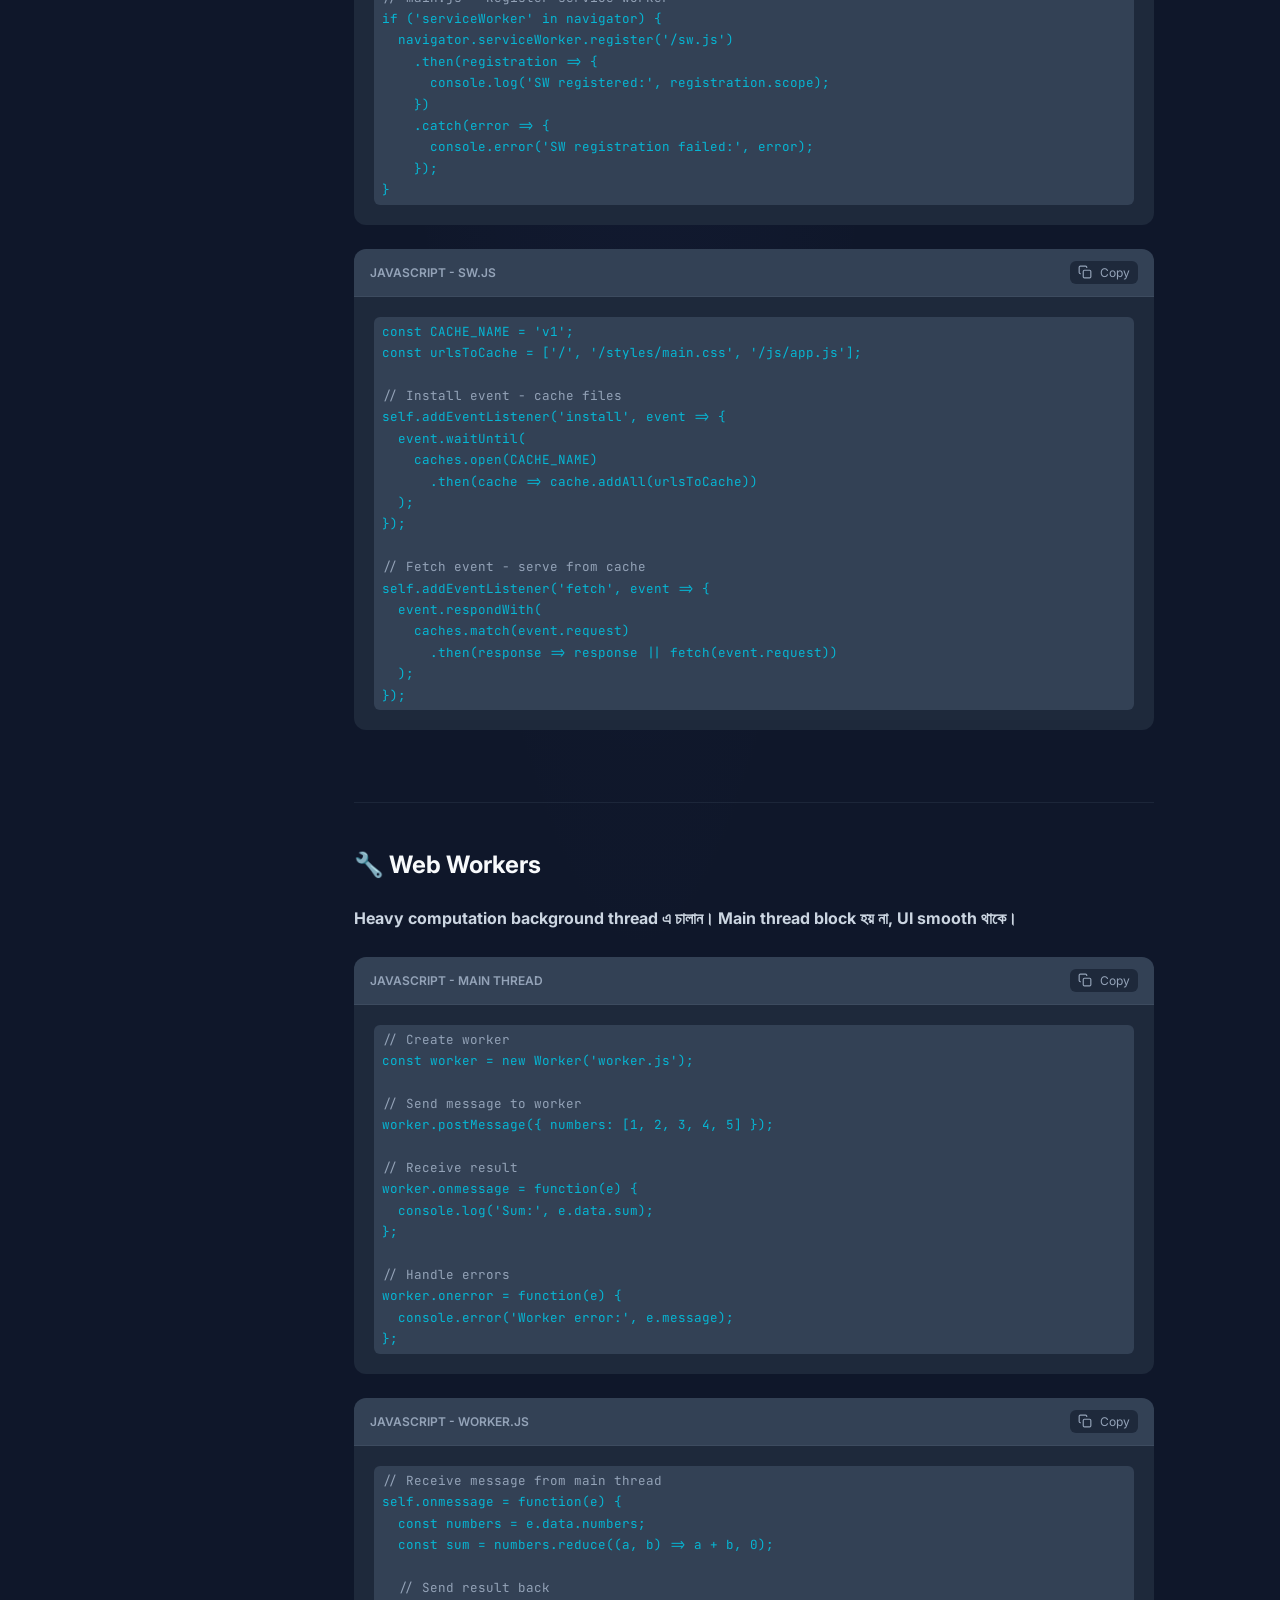
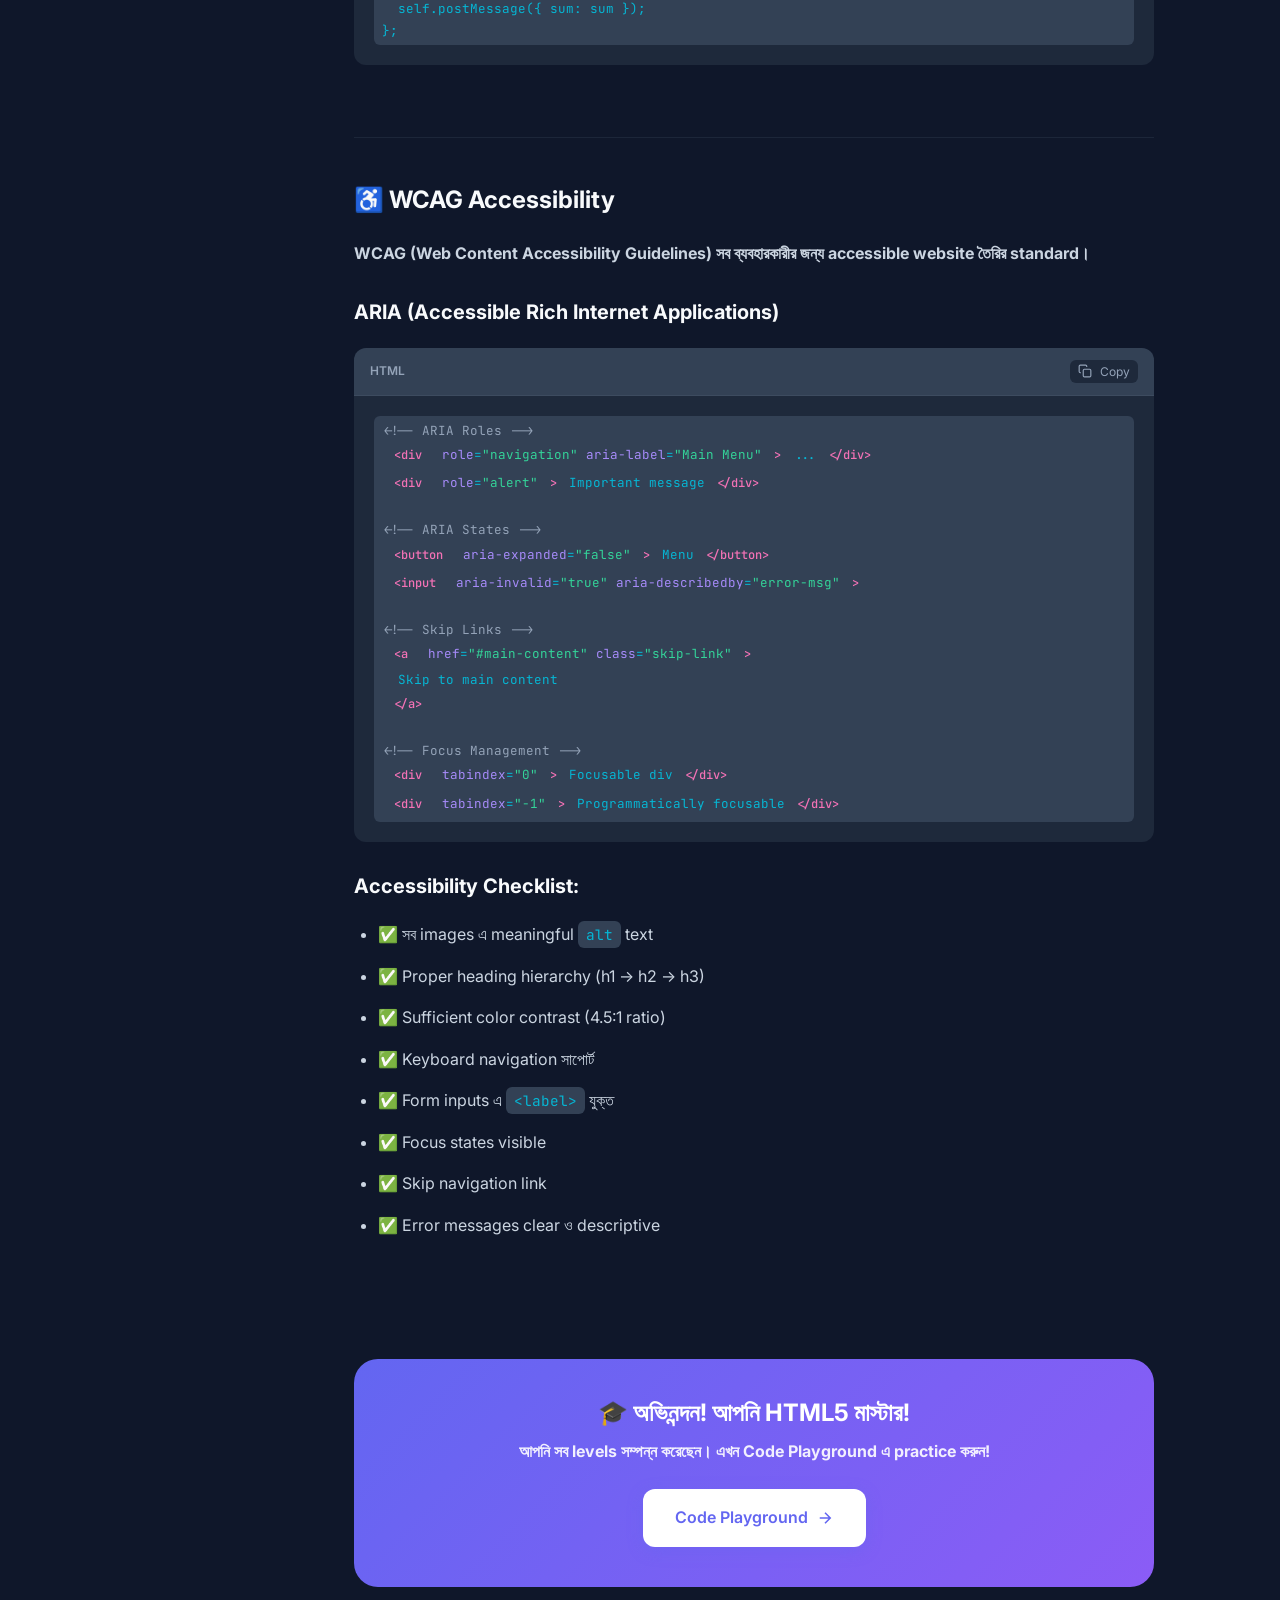
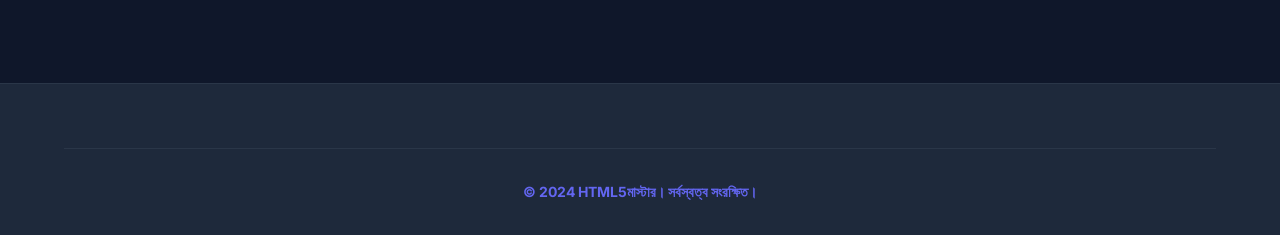
<file: pages/phd-level.html>
<!DOCTYPE html>
<html lang="bn">

<head>
    <meta charset="UTF-8">
    <meta name="viewport" content="width=device-width, initial-scale=1.0">
    <meta name="description"
        content="PhD-Level HTML5 - Web Components, Service Workers, WebGL এবং Advanced Accessibility শিখুন।">
    <title>PhD লেভেল HTML5 | HTML5 মাস্টারক্লাস</title>
    <link rel="preconnect" href="https://fonts.googleapis.com">
    <link rel="preconnect" href="https://fonts.gstatic.com" crossorigin>
    <link
        href="https://fonts.googleapis.com/css2?family=Inter:wght@300;400;500;600;700;800&family=JetBrains+Mono:wght@400;500;600&display=swap"
        rel="stylesheet">
    <link rel="stylesheet" href="../styles/main.css">
    <link rel="stylesheet" href="../styles/components.css">
    <link rel="stylesheet" href="../styles/pages.css">
</head>

<body>
    <!-- Navigation -->
    <nav class="navbar" id="navbar">
        <div class="nav-container">
            <a href="../index.html" class="nav-logo">
                <span class="logo-icon">🚀</span>
                <span class="logo-text">HTML5<span class="logo-accent">মাস্টার</span></span>
            </a>
            <ul class="nav-menu" id="nav-menu">
                <li class="nav-item"><a href="../index.html" class="nav-link">হোম</a></li>
                <li class="nav-item"><a href="basics.html" class="nav-link">বেসিক</a></li>
                <li class="nav-item"><a href="intermediate.html" class="nav-link">ইন্টারমিডিয়েট</a></li>
                <li class="nav-item"><a href="advanced.html" class="nav-link">অ্যাডভান্সড</a></li>
                <li class="nav-item"><a href="phd-level.html" class="nav-link active">PhD লেভেল</a></li>
                <li class="nav-item"><a href="playground.html" class="nav-link">প্লেগ্রাউন্ড</a></li>
            </ul>
            <div class="nav-actions">
                <button class="theme-toggle" id="theme-toggle" aria-label="Toggle theme">
                    <svg class="sun-icon" viewBox="0 0 24 24" fill="none" stroke="currentColor" stroke-width="2">
                        <circle cx="12" cy="12" r="5"></circle>
                        <path
                            d="M12 1v2M12 21v2M4.22 4.22l1.42 1.42M18.36 18.36l1.42 1.42M1 12h2M21 12h2M4.22 19.78l1.42-1.42M18.36 5.64l1.42-1.42">
                        </path>
                    </svg>
                    <svg class="moon-icon" viewBox="0 0 24 24" fill="none" stroke="currentColor" stroke-width="2">
                        <path d="M21 12.79A9 9 0 1 1 11.21 3 7 7 0 0 0 21 12.79z"></path>
                    </svg>
                </button>
                <button class="nav-toggle" id="nav-toggle" aria-label="Toggle menu"><span
                        class="hamburger"></span></button>
            </div>
        </div>
    </nav>

    <!-- Page Header -->
    <header class="page-header">
        <div class="container">
            <div class="breadcrumb">
                <a href="../index.html">হোম</a><span>/</span><span>PhD লেভেল</span>
            </div>
            <div class="header-content">
                <span class="level-badge level-phd">🎓 PhD লেভেল</span>
                <h1>Expert HTML5 Topics</h1>
                <p>Web Components, Service Workers, WebGL এবং WCAG Accessibility সহ সবচেয়ে advanced HTML5 concepts।</p>
            </div>
        </div>
    </header>

    <!-- Main Content -->
    <main class="page-content">
        <div class="container">
            <div class="content-grid">
                <aside class="sidebar">
                    <div class="toc">
                        <h3 class="toc-title">বিষয়বস্তু</h3>
                        <ul class="toc-list">
                            <li><a href="#web-components" class="toc-link active">Web Components</a></li>
                            <li><a href="#custom-elements" class="toc-link">Custom Elements</a></li>
                            <li><a href="#shadow-dom" class="toc-link">Shadow DOM</a></li>
                            <li><a href="#templates" class="toc-link">Templates & Slots</a></li>
                            <li><a href="#service-workers" class="toc-link">Service Workers</a></li>
                            <li><a href="#web-workers" class="toc-link">Web Workers</a></li>
                            <li><a href="#accessibility" class="toc-link">WCAG Accessibility</a></li>
                        </ul>
                    </div>
                </aside>

                <article class="main-content">

                    <!-- Web Components Overview -->
                    <section id="web-components" class="lesson-section">
                        <h2>🧩 Web Components</h2>
                        <p>Web Components হলো reusable, encapsulated HTML elements তৈরির platform। তিনটি মূল technology
                            নিয়ে গঠিত:</p>

                        <div class="info-cards">
                            <div class="info-card">
                                <h4>1. Custom Elements</h4>
                                <p>নিজের HTML tag তৈরি করুন যেমন <code>&lt;my-button&gt;</code></p>
                            </div>
                            <div class="info-card">
                                <h4>2. Shadow DOM</h4>
                                <p>Encapsulated DOM এবং styling - বাইরের CSS affect করে না</p>
                            </div>
                            <div class="info-card">
                                <h4>3. HTML Templates</h4>
                                <p><code>&lt;template&gt;</code> এবং <code>&lt;slot&gt;</code> দিয়ে reusable markup</p>
                            </div>
                        </div>

                        <div class="alert alert-success">
                            <span class="alert-icon">✅</span>
                            <div class="alert-content">
                                <h4>কেন Web Components?</h4>
                                <p>Framework ছাড়াই reusable components তৈরি করুন। React, Vue, Angular সবার সাথে কাজ
                                    করে!</p>
                            </div>
                        </div>
                    </section>

                    <!-- Custom Elements -->
                    <section id="custom-elements" class="lesson-section">
                        <h2>🏷️ Custom Elements</h2>
                        <p>নিজের HTML element class তৈরি করে browser এ register করুন।</p>

                        <div class="code-block">
                            <div class="code-header">
                                <span class="code-lang">JavaScript</span>
                                <button class="copy-btn" onclick="HTML5Master.copyCode(this)">
                                    <svg viewBox="0 0 24 24" fill="none" stroke="currentColor" stroke-width="2">
                                        <rect x="9" y="9" width="13" height="13" rx="2" ry="2"></rect>
                                        <path d="M5 15H4a2 2 0 0 1-2-2V4a2 2 0 0 1 2-2h9a2 2 0 0 1 2 2v1"></path>
                                    </svg>
                                    <span>Copy</span>
                                </button>
                            </div>
                            <div class="code-content">
                                <pre><code><span class="comment">// Custom Element Class</span>
class MyGreeting extends HTMLElement {
  constructor() {
    super();
    this.attachShadow({ mode: 'open' });
  }

  <span class="comment">// Called when element added to DOM</span>
  connectedCallback() {
    const name = this.getAttribute('name') || 'World';
    this.shadowRoot.innerHTML = `
      <style>
        .greeting {
          padding: 1rem;
          background: linear-gradient(135deg, #6366f1, #8b5cf6);
          color: white;
          border-radius: 8px;
        }
      </style>
      <div class="greeting">
        <h3>Hello, ${name}! 👋</h3>
      </div>
    `;
  }

  <span class="comment">// Watch for attribute changes</span>
  static get observedAttributes() {
    return ['name'];
  }

  attributeChangedCallback(name, oldVal, newVal) {
    if (oldVal !== newVal) {
      this.connectedCallback();
    }
  }
}

<span class="comment">// Register the element</span>
customElements.define('my-greeting', MyGreeting);</code></pre>
                            </div>
                        </div>

                        <div class="code-block">
                            <div class="code-header">
                                <span class="code-lang">HTML Usage</span>
                                <button class="copy-btn" onclick="HTML5Master.copyCode(this)">
                                    <svg viewBox="0 0 24 24" fill="none" stroke="currentColor" stroke-width="2">
                                        <rect x="9" y="9" width="13" height="13" rx="2" ry="2"></rect>
                                        <path d="M5 15H4a2 2 0 0 1-2-2V4a2 2 0 0 1 2-2h9a2 2 0 0 1 2 2v1"></path>
                                    </svg>
                                    <span>Copy</span>
                                </button>
                            </div>
                            <div class="code-content">
                                <pre><code><span class="comment">&lt;!-- Custom element ব্যবহার --&gt;</span>
<span class="tag">&lt;my-greeting</span> <span class="attr">name</span>=<span class="string">"রহিম"</span><span class="tag">&gt;&lt;/my-greeting&gt;</span>
<span class="tag">&lt;my-greeting</span> <span class="attr">name</span>=<span class="string">"করিম"</span><span class="tag">&gt;&lt;/my-greeting&gt;</span></code></pre>
                            </div>
                        </div>

                        <div class="alert alert-warning">
                            <span class="alert-icon">⚠️</span>
                            <div class="alert-content">
                                <h4>Naming Convention</h4>
                                <p>Custom element নামে অবশ্যই hyphen (-) থাকতে হবে। যেমন: <code>my-element</code>,
                                    <code>user-card</code></p>
                            </div>
                        </div>
                    </section>

                    <!-- Shadow DOM -->
                    <section id="shadow-dom" class="lesson-section">
                        <h2>👻 Shadow DOM</h2>
                        <p>Shadow DOM encapsulated DOM tree তৈরি করে। Component এর CSS বাইরে leak হয় না।</p>

                        <div class="code-block">
                            <div class="code-header">
                                <span class="code-lang">JavaScript</span>
                                <button class="copy-btn" onclick="HTML5Master.copyCode(this)">
                                    <svg viewBox="0 0 24 24" fill="none" stroke="currentColor" stroke-width="2">
                                        <rect x="9" y="9" width="13" height="13" rx="2" ry="2"></rect>
                                        <path d="M5 15H4a2 2 0 0 1-2-2V4a2 2 0 0 1 2-2h9a2 2 0 0 1 2 2v1"></path>
                                    </svg>
                                    <span>Copy</span>
                                </button>
                            </div>
                            <div class="code-content">
                                <pre><code>const host = document.getElementById('myHost');

<span class="comment">// Create Shadow Root</span>
const shadow = host.attachShadow({ mode: 'open' });
<span class="comment">// mode: 'open' - JavaScript দিয়ে access করা যায়</span>
<span class="comment">// mode: 'closed' - Access করা যায় না</span>

<span class="comment">// Shadow DOM এ content যোগ করুন</span>
shadow.innerHTML = `
  <style>
    /* এই CSS শুধু shadow DOM এ কাজ করবে */
    p { color: #6366f1; font-weight: bold; }
  </style>
  <p>Shadow DOM Content!</p>
`;

<span class="comment">// Access shadow root (if open)</span>
console.log(host.shadowRoot); <span class="comment">// Shadow DOM</span></code></pre>
                            </div>
                        </div>

                        <h3>Shadow DOM vs Light DOM:</h3>
                        <div class="comparison-table">
                            <table>
                                <thead>
                                    <tr>
                                        <th>বিষয়</th>
                                        <th>Light DOM</th>
                                        <th>Shadow DOM</th>
                                    </tr>
                                </thead>
                                <tbody>
                                    <tr>
                                        <td>CSS</td>
                                        <td>Global, সব জায়গায় effect করে</td>
                                        <td>Encapsulated, শুধু shadow এ</td>
                                    </tr>
                                    <tr>
                                        <td>Access</td>
                                        <td><code>document.querySelector()</code></td>
                                        <td><code>element.shadowRoot</code></td>
                                    </tr>
                                    <tr>
                                        <td>Styling</td>
                                        <td>বাইরের CSS দিয়ে style হয়</td>
                                        <td>CSS Variables দিয়ে customize</td>
                                    </tr>
                                </tbody>
                            </table>
                        </div>
                    </section>

                    <!-- Templates & Slots -->
                    <section id="templates" class="lesson-section">
                        <h2>📋 Templates & Slots</h2>
                        <p><code>&lt;template&gt;</code> reusable markup, <code>&lt;slot&gt;</code> content projection
                            এর জন্য।</p>

                        <div class="code-block">
                            <div class="code-header">
                                <span class="code-lang">HTML</span>
                                <button class="copy-btn" onclick="HTML5Master.copyCode(this)">
                                    <svg viewBox="0 0 24 24" fill="none" stroke="currentColor" stroke-width="2">
                                        <rect x="9" y="9" width="13" height="13" rx="2" ry="2"></rect>
                                        <path d="M5 15H4a2 2 0 0 1-2-2V4a2 2 0 0 1 2-2h9a2 2 0 0 1 2 2v1"></path>
                                    </svg>
                                    <span>Copy</span>
                                </button>
                            </div>
                            <div class="code-content">
                                <pre><code><span class="comment">&lt;!-- Template define করুন --&gt;</span>
<span class="tag">&lt;template</span> <span class="attr">id</span>=<span class="string">"card-template"</span><span class="tag">&gt;</span>
  <span class="tag">&lt;style&gt;</span>
    .card { padding: 1rem; border: 1px solid #ccc; }
    .card-header { font-weight: bold; }
  <span class="tag">&lt;/style&gt;</span>
  <span class="tag">&lt;div</span> <span class="attr">class</span>=<span class="string">"card"</span><span class="tag">&gt;</span>
    <span class="tag">&lt;div</span> <span class="attr">class</span>=<span class="string">"card-header"</span><span class="tag">&gt;</span>
      <span class="tag">&lt;slot</span> <span class="attr">name</span>=<span class="string">"title"</span><span class="tag">&gt;</span>Default Title<span class="tag">&lt;/slot&gt;</span>
    <span class="tag">&lt;/div&gt;</span>
    <span class="tag">&lt;div</span> <span class="attr">class</span>=<span class="string">"card-body"</span><span class="tag">&gt;</span>
      <span class="tag">&lt;slot&gt;</span>Default content<span class="tag">&lt;/slot&gt;</span>
    <span class="tag">&lt;/div&gt;</span>
  <span class="tag">&lt;/div&gt;</span>
<span class="tag">&lt;/template&gt;</span>

<span class="comment">&lt;!-- Custom element এ ব্যবহার --&gt;</span>
<span class="tag">&lt;my-card&gt;</span>
  <span class="tag">&lt;span</span> <span class="attr">slot</span>=<span class="string">"title"</span><span class="tag">&gt;</span>Custom Title<span class="tag">&lt;/span&gt;</span>
  <span class="tag">&lt;p&gt;</span>This is the card content.<span class="tag">&lt;/p&gt;</span>
<span class="tag">&lt;/my-card&gt;</span></code></pre>
                            </div>
                        </div>
                    </section>

                    <!-- Service Workers -->
                    <section id="service-workers" class="lesson-section">
                        <h2>⚙️ Service Workers</h2>
                        <p>Service Workers browser এ background script চালায়। Offline support এবং PWA এর জন্য
                            essential।</p>

                        <div class="alert alert-info">
                            <span class="alert-icon">💡</span>
                            <div class="alert-content">
                                <h4>PWA (Progressive Web App)</h4>
                                <p>Service Worker + Manifest = ওয়েবসাইট native app এর মতো কাজ করে, offline support সহ!
                                </p>
                            </div>
                        </div>

                        <div class="code-block">
                            <div class="code-header">
                                <span class="code-lang">JavaScript - Registration</span>
                                <button class="copy-btn" onclick="HTML5Master.copyCode(this)">
                                    <svg viewBox="0 0 24 24" fill="none" stroke="currentColor" stroke-width="2">
                                        <rect x="9" y="9" width="13" height="13" rx="2" ry="2"></rect>
                                        <path d="M5 15H4a2 2 0 0 1-2-2V4a2 2 0 0 1 2-2h9a2 2 0 0 1 2 2v1"></path>
                                    </svg>
                                    <span>Copy</span>
                                </button>
                            </div>
                            <div class="code-content">
                                <pre><code><span class="comment">// main.js - Register service worker</span>
if ('serviceWorker' in navigator) {
  navigator.serviceWorker.register('/sw.js')
    .then(registration => {
      console.log('SW registered:', registration.scope);
    })
    .catch(error => {
      console.error('SW registration failed:', error);
    });
}</code></pre>
                            </div>
                        </div>

                        <div class="code-block">
                            <div class="code-header">
                                <span class="code-lang">JavaScript - sw.js</span>
                                <button class="copy-btn" onclick="HTML5Master.copyCode(this)">
                                    <svg viewBox="0 0 24 24" fill="none" stroke="currentColor" stroke-width="2">
                                        <rect x="9" y="9" width="13" height="13" rx="2" ry="2"></rect>
                                        <path d="M5 15H4a2 2 0 0 1-2-2V4a2 2 0 0 1 2-2h9a2 2 0 0 1 2 2v1"></path>
                                    </svg>
                                    <span>Copy</span>
                                </button>
                            </div>
                            <div class="code-content">
                                <pre><code>const CACHE_NAME = 'v1';
const urlsToCache = ['/', '/styles/main.css', '/js/app.js'];

<span class="comment">// Install event - cache files</span>
self.addEventListener('install', event => {
  event.waitUntil(
    caches.open(CACHE_NAME)
      .then(cache => cache.addAll(urlsToCache))
  );
});

<span class="comment">// Fetch event - serve from cache</span>
self.addEventListener('fetch', event => {
  event.respondWith(
    caches.match(event.request)
      .then(response => response || fetch(event.request))
  );
});</code></pre>
                            </div>
                        </div>
                    </section>

                    <!-- Web Workers -->
                    <section id="web-workers" class="lesson-section">
                        <h2>🔧 Web Workers</h2>
                        <p>Heavy computation background thread এ চালান। Main thread block হয় না, UI smooth থাকে।</p>

                        <div class="code-block">
                            <div class="code-header">
                                <span class="code-lang">JavaScript - Main Thread</span>
                                <button class="copy-btn" onclick="HTML5Master.copyCode(this)">
                                    <svg viewBox="0 0 24 24" fill="none" stroke="currentColor" stroke-width="2">
                                        <rect x="9" y="9" width="13" height="13" rx="2" ry="2"></rect>
                                        <path d="M5 15H4a2 2 0 0 1-2-2V4a2 2 0 0 1 2-2h9a2 2 0 0 1 2 2v1"></path>
                                    </svg>
                                    <span>Copy</span>
                                </button>
                            </div>
                            <div class="code-content">
                                <pre><code><span class="comment">// Create worker</span>
const worker = new Worker('worker.js');

<span class="comment">// Send message to worker</span>
worker.postMessage({ numbers: [1, 2, 3, 4, 5] });

<span class="comment">// Receive result</span>
worker.onmessage = function(e) {
  console.log('Sum:', e.data.sum);
};

<span class="comment">// Handle errors</span>
worker.onerror = function(e) {
  console.error('Worker error:', e.message);
};</code></pre>
                            </div>
                        </div>

                        <div class="code-block">
                            <div class="code-header">
                                <span class="code-lang">JavaScript - worker.js</span>
                                <button class="copy-btn" onclick="HTML5Master.copyCode(this)">
                                    <svg viewBox="0 0 24 24" fill="none" stroke="currentColor" stroke-width="2">
                                        <rect x="9" y="9" width="13" height="13" rx="2" ry="2"></rect>
                                        <path d="M5 15H4a2 2 0 0 1-2-2V4a2 2 0 0 1 2-2h9a2 2 0 0 1 2 2v1"></path>
                                    </svg>
                                    <span>Copy</span>
                                </button>
                            </div>
                            <div class="code-content">
                                <pre><code><span class="comment">// Receive message from main thread</span>
self.onmessage = function(e) {
  const numbers = e.data.numbers;
  const sum = numbers.reduce((a, b) => a + b, 0);
  
  <span class="comment">// Send result back</span>
  self.postMessage({ sum: sum });
};</code></pre>
                            </div>
                        </div>
                    </section>

                    <!-- Accessibility -->
                    <section id="accessibility" class="lesson-section">
                        <h2>♿ WCAG Accessibility</h2>
                        <p>WCAG (Web Content Accessibility Guidelines) সব ব্যবহারকারীর জন্য accessible website তৈরির
                            standard।</p>

                        <h3>ARIA (Accessible Rich Internet Applications)</h3>
                        <div class="code-block">
                            <div class="code-header">
                                <span class="code-lang">HTML</span>
                                <button class="copy-btn" onclick="HTML5Master.copyCode(this)">
                                    <svg viewBox="0 0 24 24" fill="none" stroke="currentColor" stroke-width="2">
                                        <rect x="9" y="9" width="13" height="13" rx="2" ry="2"></rect>
                                        <path d="M5 15H4a2 2 0 0 1-2-2V4a2 2 0 0 1 2-2h9a2 2 0 0 1 2 2v1"></path>
                                    </svg>
                                    <span>Copy</span>
                                </button>
                            </div>
                            <div class="code-content">
                                <pre><code><span class="comment">&lt;!-- ARIA Roles --&gt;</span>
<span class="tag">&lt;div</span> <span class="attr">role</span>=<span class="string">"navigation"</span> <span class="attr">aria-label</span>=<span class="string">"Main Menu"</span><span class="tag">&gt;</span>...<span class="tag">&lt;/div&gt;</span>
<span class="tag">&lt;div</span> <span class="attr">role</span>=<span class="string">"alert"</span><span class="tag">&gt;</span>Important message<span class="tag">&lt;/div&gt;</span>

<span class="comment">&lt;!-- ARIA States --&gt;</span>
<span class="tag">&lt;button</span> <span class="attr">aria-expanded</span>=<span class="string">"false"</span><span class="tag">&gt;</span>Menu<span class="tag">&lt;/button&gt;</span>
<span class="tag">&lt;input</span> <span class="attr">aria-invalid</span>=<span class="string">"true"</span> <span class="attr">aria-describedby</span>=<span class="string">"error-msg"</span><span class="tag">&gt;</span>

<span class="comment">&lt;!-- Skip Links --&gt;</span>
<span class="tag">&lt;a</span> <span class="attr">href</span>=<span class="string">"#main-content"</span> <span class="attr">class</span>=<span class="string">"skip-link"</span><span class="tag">&gt;</span>
  Skip to main content
<span class="tag">&lt;/a&gt;</span>

<span class="comment">&lt;!-- Focus Management --&gt;</span>
<span class="tag">&lt;div</span> <span class="attr">tabindex</span>=<span class="string">"0"</span><span class="tag">&gt;</span>Focusable div<span class="tag">&lt;/div&gt;</span>
<span class="tag">&lt;div</span> <span class="attr">tabindex</span>=<span class="string">"-1"</span><span class="tag">&gt;</span>Programmatically focusable<span class="tag">&lt;/div&gt;</span></code></pre>
                            </div>
                        </div>

                        <h3>Accessibility Checklist:</h3>
                        <ul class="feature-list">
                            <li>✅ সব images এ meaningful <code>alt</code> text</li>
                            <li>✅ Proper heading hierarchy (h1 → h2 → h3)</li>
                            <li>✅ Sufficient color contrast (4.5:1 ratio)</li>
                            <li>✅ Keyboard navigation সাপোর্ট</li>
                            <li>✅ Form inputs এ <code>&lt;label&gt;</code> যুক্ত</li>
                            <li>✅ Focus states visible</li>
                            <li>✅ Skip navigation link</li>
                            <li>✅ Error messages clear ও descriptive</li>
                        </ul>
                    </section>

                    <!-- Congratulations -->
                    <div class="next-section">
                        <h3>🎓 অভিনন্দন! আপনি HTML5 মাস্টার!</h3>
                        <p>আপনি সব levels সম্পন্ন করেছেন। এখন Code Playground এ practice করুন!</p>
                        <a href="playground.html" class="btn btn-primary btn-lg">
                            <span>Code Playground</span>
                            <svg viewBox="0 0 24 24" fill="none" stroke="currentColor" stroke-width="2">
                                <path d="M5 12h14M12 5l7 7-7 7"></path>
                            </svg>
                        </a>
                    </div>

                </article>
            </div>
        </div>
    </main>

    <footer class="footer">
        <div class="container">
            <div class="footer-bottom">
                <p>&copy; 2024 HTML5মাস্টার। সর্বস্বত্ব সংরক্ষিত।</p>
            </div>
        </div>
    </footer>

    <script src="../js/app.js"></script>
</body>

</html>
</file>
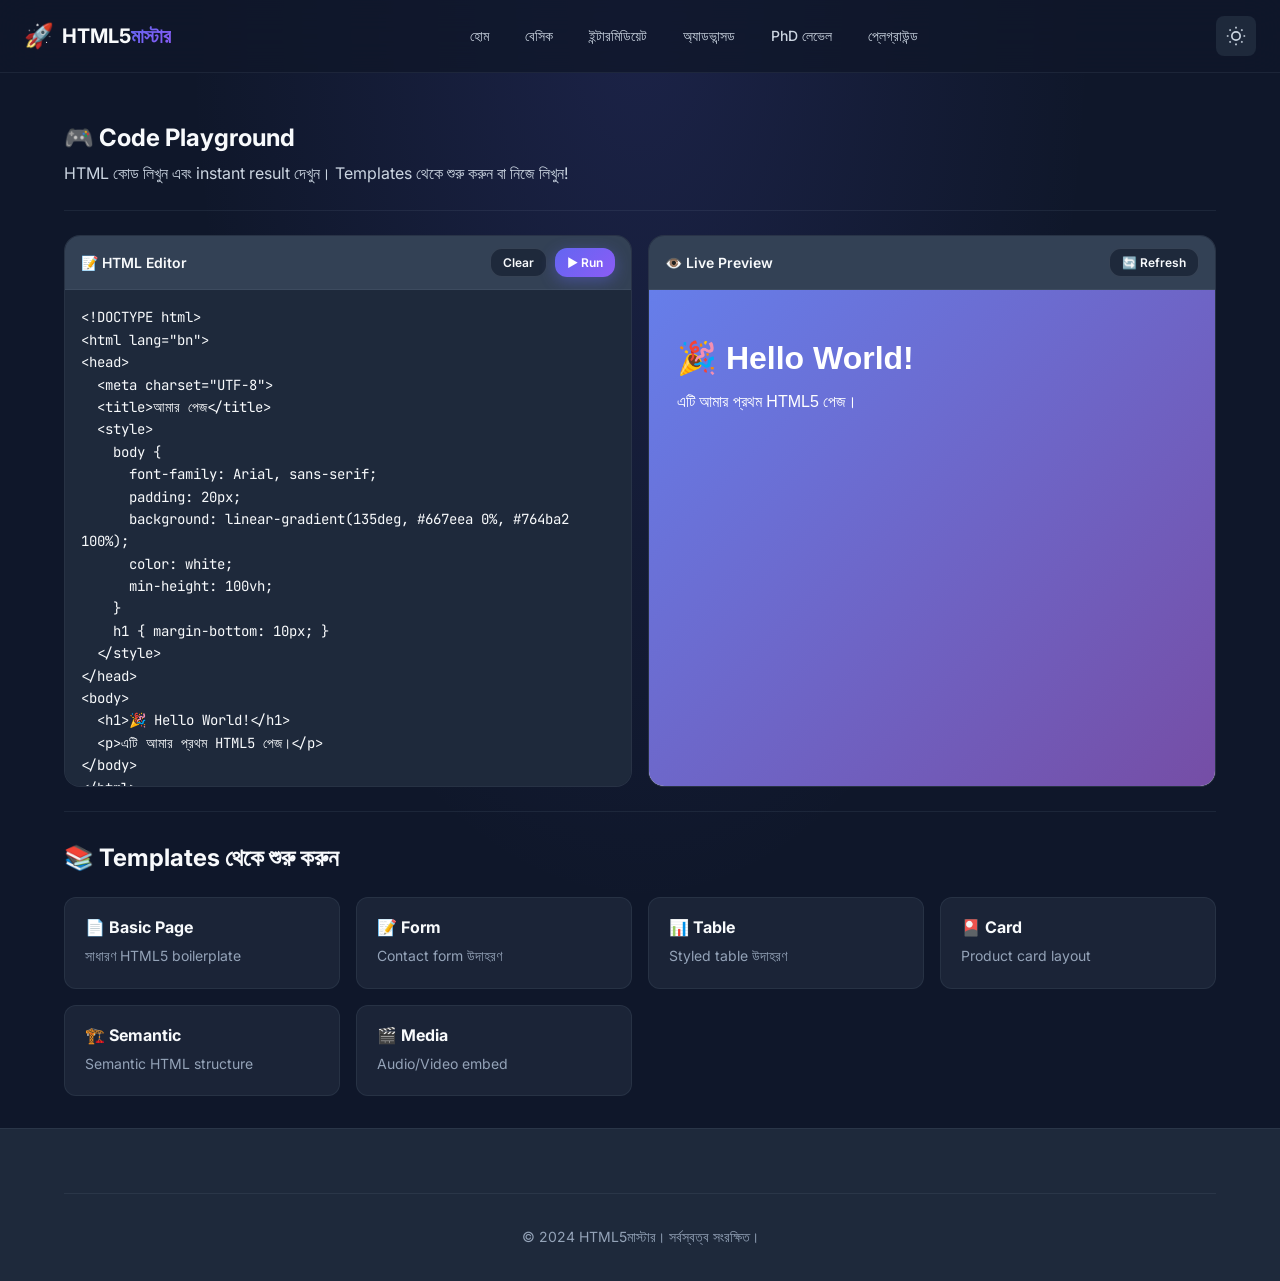
<file: pages/playground.html>
<!DOCTYPE html>
<html lang="bn">

<head>
    <meta charset="UTF-8">
    <meta name="viewport" content="width=device-width, initial-scale=1.0">
    <meta name="description" content="HTML5 Code Playground - Live HTML editor সহ real-time preview।">
    <title>Code Playground | HTML5 মাস্টারক্লাস</title>
    <link rel="preconnect" href="https://fonts.googleapis.com">
    <link rel="preconnect" href="https://fonts.gstatic.com" crossorigin>
    <link
        href="https://fonts.googleapis.com/css2?family=Inter:wght@300;400;500;600;700;800&family=JetBrains+Mono:wght@400;500;600&display=swap"
        rel="stylesheet">
    <link rel="stylesheet" href="../styles/main.css">
    <link rel="stylesheet" href="../styles/components.css">
    <style>
        .playground-container {
            min-height: calc(100vh - 80px);
            padding-top: 100px;
        }

        .playground-header {
            padding: var(--space-6) 0;
            border-bottom: 1px solid var(--border-color);
        }

        .playground-header h1 {
            font-size: var(--text-2xl);
            margin-bottom: var(--space-2);
        }

        .playground-header p {
            color: var(--text-secondary);
        }

        .playground-grid {
            display: grid;
            grid-template-columns: 1fr;
            gap: var(--space-4);
            padding: var(--space-6) 0;
            min-height: 500px;
        }

        @media (min-width: 1024px) {
            .playground-grid {
                grid-template-columns: 1fr 1fr;
                min-height: 600px;
            }
        }

        .editor-panel,
        .preview-panel {
            display: flex;
            flex-direction: column;
            border: 1px solid var(--border-color);
            border-radius: var(--radius-xl);
            overflow: hidden;
            background: var(--bg-card);
        }

        .panel-header {
            display: flex;
            align-items: center;
            justify-content: space-between;
            padding: var(--space-3) var(--space-4);
            background: var(--bg-tertiary);
            border-bottom: 1px solid var(--border-color);
        }

        .panel-title {
            font-size: var(--text-sm);
            font-weight: 600;
            display: flex;
            align-items: center;
            gap: var(--space-2);
        }

        .panel-actions {
            display: flex;
            gap: var(--space-2);
        }

        .editor-area {
            flex: 1;
            padding: 0;
        }

        #codeEditor {
            width: 100%;
            height: 100%;
            min-height: 400px;
            padding: var(--space-4);
            font-family: var(--font-mono);
            font-size: var(--text-sm);
            line-height: 1.6;
            background: var(--bg-secondary);
            color: var(--text-primary);
            border: none;
            resize: none;
            outline: none;
        }

        #codeEditor::placeholder {
            color: var(--text-muted);
        }

        .preview-frame {
            flex: 1;
            background: white;
            min-height: 400px;
        }

        #previewFrame {
            width: 100%;
            height: 100%;
            min-height: 400px;
            border: none;
        }

        .templates-section {
            padding: var(--space-8) 0;
            border-top: 1px solid var(--border-color);
        }

        .templates-grid {
            display: grid;
            grid-template-columns: repeat(auto-fit, minmax(250px, 1fr));
            gap: var(--space-4);
            margin-top: var(--space-6);
        }

        .template-card {
            padding: var(--space-5);
            background: var(--bg-card);
            border: 1px solid var(--border-color);
            border-radius: var(--radius-lg);
            cursor: pointer;
            transition: all var(--transition-base);
        }

        .template-card:hover {
            border-color: var(--color-primary);
            transform: translateY(-2px);
        }

        .template-card h4 {
            font-size: var(--text-base);
            margin-bottom: var(--space-2);
        }

        .template-card p {
            font-size: var(--text-sm);
            color: var(--text-muted);
        }
    </style>
</head>

<body>
    <!-- Navigation -->
    <nav class="navbar" id="navbar">
        <div class="nav-container">
            <a href="../index.html" class="nav-logo">
                <span class="logo-icon">🚀</span>
                <span class="logo-text">HTML5<span class="logo-accent">মাস্টার</span></span>
            </a>
            <ul class="nav-menu" id="nav-menu">
                <li class="nav-item"><a href="../index.html" class="nav-link">হোম</a></li>
                <li class="nav-item"><a href="basics.html" class="nav-link">বেসিক</a></li>
                <li class="nav-item"><a href="intermediate.html" class="nav-link">ইন্টারমিডিয়েট</a></li>
                <li class="nav-item"><a href="advanced.html" class="nav-link">অ্যাডভান্সড</a></li>
                <li class="nav-item"><a href="phd-level.html" class="nav-link">PhD লেভেল</a></li>
                <li class="nav-item"><a href="playground.html" class="nav-link active">প্লেগ্রাউন্ড</a></li>
            </ul>
            <div class="nav-actions">
                <button class="theme-toggle" id="theme-toggle" aria-label="Toggle theme">
                    <svg class="sun-icon" viewBox="0 0 24 24" fill="none" stroke="currentColor" stroke-width="2">
                        <circle cx="12" cy="12" r="5"></circle>
                        <path
                            d="M12 1v2M12 21v2M4.22 4.22l1.42 1.42M18.36 18.36l1.42 1.42M1 12h2M21 12h2M4.22 19.78l1.42-1.42M18.36 5.64l1.42-1.42">
                        </path>
                    </svg>
                    <svg class="moon-icon" viewBox="0 0 24 24" fill="none" stroke="currentColor" stroke-width="2">
                        <path d="M21 12.79A9 9 0 1 1 11.21 3 7 7 0 0 0 21 12.79z"></path>
                    </svg>
                </button>
                <button class="nav-toggle" id="nav-toggle" aria-label="Toggle menu"><span
                        class="hamburger"></span></button>
            </div>
        </div>
    </nav>

    <main class="playground-container">
        <div class="container">
            <!-- Header -->
            <div class="playground-header">
                <h1>🎮 Code Playground</h1>
                <p>HTML কোড লিখুন এবং instant result দেখুন। Templates থেকে শুরু করুন বা নিজে লিখুন!</p>
            </div>

            <!-- Editor & Preview -->
            <div class="playground-grid">
                <!-- Code Editor -->
                <div class="editor-panel">
                    <div class="panel-header">
                        <span class="panel-title">📝 HTML Editor</span>
                        <div class="panel-actions">
                            <button class="btn btn-secondary" onclick="clearEditor()"
                                style="padding: 0.375rem 0.75rem; font-size: 0.75rem;">Clear</button>
                            <button class="btn btn-primary" onclick="runCode()"
                                style="padding: 0.375rem 0.75rem; font-size: 0.75rem;">▶ Run</button>
                        </div>
                    </div>
                    <div class="editor-area">
                        <textarea id="codeEditor" placeholder="এখানে HTML কোড লিখুন..."></textarea>
                    </div>
                </div>

                <!-- Preview -->
                <div class="preview-panel">
                    <div class="panel-header">
                        <span class="panel-title">👁️ Live Preview</span>
                        <div class="panel-actions">
                            <button class="btn btn-secondary" onclick="refreshPreview()"
                                style="padding: 0.375rem 0.75rem; font-size: 0.75rem;">🔄 Refresh</button>
                        </div>
                    </div>
                    <div class="preview-frame">
                        <iframe id="previewFrame" sandbox="allow-scripts"></iframe>
                    </div>
                </div>
            </div>

            <!-- Templates -->
            <section class="templates-section">
                <h2>📚 Templates থেকে শুরু করুন</h2>
                <div class="templates-grid">
                    <div class="template-card" onclick="loadTemplate('basic')">
                        <h4>📄 Basic Page</h4>
                        <p>সাধারণ HTML5 boilerplate</p>
                    </div>
                    <div class="template-card" onclick="loadTemplate('form')">
                        <h4>📝 Form</h4>
                        <p>Contact form উদাহরণ</p>
                    </div>
                    <div class="template-card" onclick="loadTemplate('table')">
                        <h4>📊 Table</h4>
                        <p>Styled table উদাহরণ</p>
                    </div>
                    <div class="template-card" onclick="loadTemplate('card')">
                        <h4>🎴 Card</h4>
                        <p>Product card layout</p>
                    </div>
                    <div class="template-card" onclick="loadTemplate('semantic')">
                        <h4>🏗️ Semantic</h4>
                        <p>Semantic HTML structure</p>
                    </div>
                    <div class="template-card" onclick="loadTemplate('media')">
                        <h4>🎬 Media</h4>
                        <p>Audio/Video embed</p>
                    </div>
                </div>
            </section>
        </div>
    </main>

    <footer class="footer">
        <div class="container">
            <div class="footer-bottom">
                <p>&copy; 2024 HTML5মাস্টার। সর্বস্বত্ব সংরক্ষিত।</p>
            </div>
        </div>
    </footer>

    <script src="../js/app.js"></script>
    <script>
        const editor = document.getElementById('codeEditor');
        const preview = document.getElementById('previewFrame');

        // Templates
        const templates = {
            basic: `<!DOCTYPE html>
<html lang="bn">
<head>
  <meta charset="UTF-8">
  <title>আমার পেজ</title>
  <style>
    body {
      font-family: Arial, sans-serif;
      padding: 20px;
      background: linear-gradient(135deg, #667eea 0%, #764ba2 100%);
      color: white;
      min-height: 100vh;
    }
    h1 { margin-bottom: 10px; }
  </style>
</head>
<body>
  <h1>🎉 Hello World!</h1>
  <p>এটি আমার প্রথম HTML5 পেজ।</p>
</body>
</html>`,

            form: `<!DOCTYPE html>
<html lang="bn">
<head>
  <meta charset="UTF-8">
  <title>Contact Form</title>
  <style>
    body { font-family: Arial; padding: 20px; background: #f5f5f5; }
    form { max-width: 400px; margin: 0 auto; background: white; padding: 30px; border-radius: 10px; box-shadow: 0 2px 10px rgba(0,0,0,0.1); }
    h2 { color: #333; margin-bottom: 20px; }
    label { display: block; margin-bottom: 5px; color: #555; }
    input, textarea { width: 100%; padding: 10px; margin-bottom: 15px; border: 1px solid #ddd; border-radius: 5px; box-sizing: border-box; }
    button { background: #6366f1; color: white; padding: 12px 24px; border: none; border-radius: 5px; cursor: pointer; }
    button:hover { background: #4f46e5; }
  </style>
</head>
<body>
  <form>
    <h2>📬 Contact Us</h2>
    <label for="name">নাম:</label>
    <input type="text" id="name" placeholder="আপনার নাম" required>
    
    <label for="email">ইমেইল:</label>
    <input type="email" id="email" placeholder="email@example.com" required>
    
    <label for="message">মেসেজ:</label>
    <textarea id="message" rows="4" placeholder="আপনার মেসেজ..."></textarea>
    
    <button type="submit">পাঠান</button>
  </form>
</body>
</html>`,

            table: `<!DOCTYPE html>
<html lang="bn">
<head>
  <meta charset="UTF-8">
  <title>Data Table</title>
  <style>
    body { font-family: Arial; padding: 20px; background: #1e293b; color: #f8fafc; }
    table { width: 100%; border-collapse: collapse; background: #334155; border-radius: 8px; overflow: hidden; }
    th { background: #6366f1; padding: 15px; text-align: left; }
    td { padding: 12px 15px; border-bottom: 1px solid #475569; }
    tr:hover { background: #3b4a5f; }
    caption { font-size: 1.5em; margin-bottom: 15px; }
  </style>
</head>
<body>
  <table>
    <caption>📊 Student Data</caption>
    <thead>
      <tr>
        <th>নাম</th>
        <th>রোল</th>
        <th>মার্কস</th>
        <th>গ্রেড</th>
      </tr>
    </thead>
    <tbody>
      <tr><td>রহিম</td><td>101</td><td>85</td><td>A</td></tr>
      <tr><td>করিম</td><td>102</td><td>92</td><td>A+</td></tr>
      <tr><td>সালমা</td><td>103</td><td>78</td><td>A-</td></tr>
    </tbody>
  </table>
</body>
</html>`,

            card: `<!DOCTYPE html>
<html lang="bn">
<head>
  <meta charset="UTF-8">
  <title>Product Card</title>
  <style>
    body { font-family: Arial; padding: 20px; background: #0f172a; display: flex; justify-content: center; }
    .card { width: 300px; background: #1e293b; border-radius: 16px; overflow: hidden; box-shadow: 0 10px 30px rgba(0,0,0,0.3); }
    .card img { width: 100%; height: 200px; object-fit: cover; }
    .card-body { padding: 20px; color: #f8fafc; }
    .card h3 { margin: 0 0 10px; }
    .price { font-size: 1.5em; color: #22c55e; font-weight: bold; }
    .btn { display: inline-block; margin-top: 15px; padding: 10px 20px; background: linear-gradient(135deg, #6366f1, #8b5cf6); color: white; text-decoration: none; border-radius: 8px; }
  </style>
</head>
<body>
  <div class="card">
    <img src="https://images.unsplash.com/photo-1523275335684-37898b6baf30?w=400" alt="Product">
    <div class="card-body">
      <h3>Smart Watch Pro</h3>
      <p>Advanced smartwatch with health tracking.</p>
      <p class="price">৳12,999</p>
      <a href="#" class="btn">🛒 Buy Now</a>
    </div>
  </div>
</body>
</html>`,

            semantic: `<!DOCTYPE html>
<html lang="bn">
<head>
  <meta charset="UTF-8">
  <title>Semantic HTML</title>
  <style>
    body { font-family: Arial; margin: 0; background: #f8fafc; }
    header { background: #6366f1; color: white; padding: 20px; }
    nav a { color: white; margin-right: 15px; text-decoration: none; }
    main { padding: 20px; max-width: 800px; margin: 0 auto; }
    article { background: white; padding: 20px; border-radius: 8px; margin-bottom: 20px; box-shadow: 0 2px 5px rgba(0,0,0,0.1); }
    aside { background: #e2e8f0; padding: 15px; border-radius: 8px; }
    footer { background: #1e293b; color: white; padding: 20px; text-align: center; margin-top: 20px; }
  </style>
</head>
<body>
  <header>
    <h1>🏠 Semantic HTML5</h1>
    <nav>
      <a href="#">Home</a>
      <a href="#">About</a>
      <a href="#">Contact</a>
    </nav>
  </header>
  
  <main>
    <article>
      <h2>📝 Article Title</h2>
      <p>This is the main article content. Articles represent standalone content.</p>
    </article>
    
    <aside>
      <h3>📌 Sidebar</h3>
      <p>Related information goes here.</p>
    </aside>
  </main>
  
  <footer>
    <p>&copy; 2024 My Website</p>
  </footer>
</body>
</html>`,

            media: `<!DOCTYPE html>
<html lang="bn">
<head>
  <meta charset="UTF-8">
  <title>Media Elements</title>
  <style>
    body { font-family: Arial; padding: 20px; background: #0f172a; color: #f8fafc; }
    .media-container { max-width: 640px; margin: 0 auto; }
    h2 { color: #6366f1; }
    video, audio { width: 100%; border-radius: 8px; }
    figure { margin: 0 0 30px; }
    figcaption { color: #94a3b8; margin-top: 10px; font-style: italic; }
  </style>
</head>
<body>
  <div class="media-container">
    <h1>🎬 Media Examples</h1>
    
    <figure>
      <h2>Video</h2>
      <video controls poster="https://images.unsplash.com/photo-1611162616475-46b635cb6868?w=640">
        <source src="https://www.w3schools.com/html/mov_bbb.mp4" type="video/mp4">
        Your browser doesn't support video.
      </video>
      <figcaption>Sample video with controls</figcaption>
    </figure>
    
    <figure>
      <h2>Audio</h2>
      <audio controls>
        <source src="https://www.w3schools.com/html/horse.mp3" type="audio/mpeg">
        Your browser doesn't support audio.
      </audio>
      <figcaption>Sample audio player</figcaption>
    </figure>
  </div>
</body>
</html>`
        };

        // Load default template
        window.addEventListener('DOMContentLoaded', () => {
            loadTemplate('basic');
        });

        function loadTemplate(name) {
            editor.value = templates[name];
            runCode();
        }

        function runCode() {
            const code = editor.value;
            preview.srcdoc = code;
        }

        function clearEditor() {
            editor.value = '';
            preview.srcdoc = '';
        }

        function refreshPreview() {
            runCode();
        }

        // Auto-run on typing (debounced)
        let timeout;
        editor.addEventListener('input', () => {
            clearTimeout(timeout);
            timeout = setTimeout(runCode, 500);
        });
    </script>
</body>

</html>
</file>
<file: styles/main.css>
/* ============================================
   HTML5 Master - Main Stylesheet
   Modern Design System with CSS Custom Properties
   ============================================ */

/* ==========================================
   CSS Custom Properties (Design Tokens)
   ========================================== */
:root {
  /* Colors - Dark Theme (Default) */
  --color-primary: #6366f1;
  --color-primary-light: #818cf8;
  --color-primary-dark: #4f46e5;
  --color-secondary: #8b5cf6;
  --color-accent: #06b6d4;
  --color-accent-light: #22d3ee;
  
  /* Background Colors */
  --bg-primary: #0f172a;
  --bg-secondary: #1e293b;
  --bg-tertiary: #334155;
  --bg-card: rgba(30, 41, 59, 0.8);
  --bg-glass: rgba(15, 23, 42, 0.8);
  
  /* Text Colors */
  --text-primary: #f8fafc;
  --text-secondary: #cbd5e1;
  --text-muted: #94a3b8;
  
  /* Border & Shadow */
  --border-color: rgba(148, 163, 184, 0.1);
  --border-light: rgba(148, 163, 184, 0.2);
  --shadow-sm: 0 1px 2px rgba(0, 0, 0, 0.3);
  --shadow-md: 0 4px 6px -1px rgba(0, 0, 0, 0.3), 0 2px 4px -2px rgba(0, 0, 0, 0.3);
  --shadow-lg: 0 10px 15px -3px rgba(0, 0, 0, 0.3), 0 4px 6px -4px rgba(0, 0, 0, 0.3);
  --shadow-xl: 0 20px 25px -5px rgba(0, 0, 0, 0.3), 0 8px 10px -6px rgba(0, 0, 0, 0.3);
  --shadow-glow: 0 0 30px rgba(99, 102, 241, 0.3);
  
  /* Gradients */
  --gradient-primary: linear-gradient(135deg, var(--color-primary), var(--color-secondary));
  --gradient-accent: linear-gradient(135deg, var(--color-accent), var(--color-primary));
  --gradient-dark: linear-gradient(180deg, var(--bg-primary), var(--bg-secondary));
  --gradient-radial: radial-gradient(ellipse at 50% 0%, rgba(99, 102, 241, 0.15), transparent 50%);
  
  /* Typography */
  --font-primary: 'Inter', -apple-system, BlinkMacSystemFont, 'Segoe UI', Roboto, sans-serif;
  --font-mono: 'JetBrains Mono', 'Fira Code', 'Consolas', monospace;
  
  --text-xs: 0.75rem;
  --text-sm: 0.875rem;
  --text-base: 1rem;
  --text-lg: 1.125rem;
  --text-xl: 1.25rem;
  --text-2xl: 1.5rem;
  --text-3xl: 1.875rem;
  --text-4xl: 2.25rem;
  --text-5xl: 3rem;
  --text-6xl: 3.75rem;
  
  /* Spacing */
  --space-1: 0.25rem;
  --space-2: 0.5rem;
  --space-3: 0.75rem;
  --space-4: 1rem;
  --space-5: 1.25rem;
  --space-6: 1.5rem;
  --space-8: 2rem;
  --space-10: 2.5rem;
  --space-12: 3rem;
  --space-16: 4rem;
  --space-20: 5rem;
  --space-24: 6rem;
  
  /* Border Radius */
  --radius-sm: 0.375rem;
  --radius-md: 0.5rem;
  --radius-lg: 0.75rem;
  --radius-xl: 1rem;
  --radius-2xl: 1.5rem;
  --radius-full: 9999px;
  
  /* Transitions */
  --transition-fast: 150ms ease;
  --transition-base: 200ms ease;
  --transition-slow: 300ms ease;
  --transition-slower: 500ms ease;
  
  /* Z-index */
  --z-dropdown: 1000;
  --z-sticky: 1020;
  --z-fixed: 1030;
  --z-modal: 1050;
  --z-tooltip: 1070;
}

/* Light Theme */
[data-theme="light"] {
  --bg-primary: #f8fafc;
  --bg-secondary: #f1f5f9;
  --bg-tertiary: #e2e8f0;
  --bg-card: rgba(255, 255, 255, 0.9);
  --bg-glass: rgba(248, 250, 252, 0.9);
  
  --text-primary: #0f172a;
  --text-secondary: #475569;
  --text-muted: #64748b;
  
  --border-color: rgba(15, 23, 42, 0.1);
  --border-light: rgba(15, 23, 42, 0.15);
  
  --shadow-sm: 0 1px 2px rgba(0, 0, 0, 0.05);
  --shadow-md: 0 4px 6px -1px rgba(0, 0, 0, 0.1), 0 2px 4px -2px rgba(0, 0, 0, 0.1);
  --shadow-lg: 0 10px 15px -3px rgba(0, 0, 0, 0.1), 0 4px 6px -4px rgba(0, 0, 0, 0.1);
  --shadow-xl: 0 20px 25px -5px rgba(0, 0, 0, 0.1), 0 8px 10px -6px rgba(0, 0, 0, 0.1);
  --shadow-glow: 0 0 30px rgba(99, 102, 241, 0.2);
  
  --gradient-radial: radial-gradient(ellipse at 50% 0%, rgba(99, 102, 241, 0.1), transparent 50%);
}

/* ==========================================
   Base Reset & Typography
   ========================================== */
*, *::before, *::after {
  box-sizing: border-box;
  margin: 0;
  padding: 0;
}

html {
  scroll-behavior: smooth;
  scroll-padding-top: 80px;
}

body {
  font-family: var(--font-primary);
  font-size: var(--text-base);
  line-height: 1.6;
  color: var(--text-primary);
  background-color: var(--bg-primary);
  background-image: var(--gradient-radial);
  min-height: 100vh;
  -webkit-font-smoothing: antialiased;
  -moz-osx-font-smoothing: grayscale;
}

a {
  color: inherit;
  text-decoration: none;
  transition: color var(--transition-base);
}

img, svg {
  display: block;
  max-width: 100%;
}

button {
  font-family: inherit;
  cursor: pointer;
  border: none;
  background: none;
}

ul, ol {
  list-style: none;
}

h1, h2, h3, h4, h5, h6 {
  line-height: 1.2;
  font-weight: 700;
}

code, pre {
  font-family: var(--font-mono);
}

/* ==========================================
   Utility Classes
   ========================================== */
.container {
  width: 100%;
  max-width: 1200px;
  margin: 0 auto;
  padding: 0 var(--space-6);
}

.sr-only {
  position: absolute;
  width: 1px;
  height: 1px;
  padding: 0;
  margin: -1px;
  overflow: hidden;
  clip: rect(0, 0, 0, 0);
  white-space: nowrap;
  border: 0;
}

/* ==========================================
   Navigation
   ========================================== */
.navbar {
  position: fixed;
  top: 0;
  left: 0;
  right: 0;
  z-index: var(--z-fixed);
  padding: var(--space-4) 0;
  background: var(--bg-glass);
  backdrop-filter: blur(20px);
  border-bottom: 1px solid var(--border-color);
  transition: all var(--transition-slow);
}

.navbar.scrolled {
  padding: var(--space-3) 0;
  box-shadow: var(--shadow-md);
}

.nav-container {
  display: flex;
  align-items: center;
  justify-content: space-between;
  max-width: 1400px;
  margin: 0 auto;
  padding: 0 var(--space-6);
}

.nav-logo {
  display: flex;
  align-items: center;
  gap: var(--space-2);
  font-size: var(--text-xl);
  font-weight: 700;
}

.logo-icon {
  font-size: var(--text-2xl);
}

.logo-accent {
  background: var(--gradient-primary);
  -webkit-background-clip: text;
  background-clip: text;
  -webkit-text-fill-color: transparent;
}

.nav-menu {
  display: flex;
  align-items: center;
  gap: var(--space-1);
}

.nav-link {
  padding: var(--space-2) var(--space-4);
  font-size: var(--text-sm);
  font-weight: 500;
  color: var(--text-secondary);
  border-radius: var(--radius-md);
  transition: all var(--transition-base);
}

.nav-link:hover,
.nav-link.active {
  color: var(--text-primary);
  background: var(--border-color);
}

.nav-link.active {
  color: var(--color-primary-light);
}

.nav-actions {
  display: flex;
  align-items: center;
  gap: var(--space-3);
}

/* Theme Toggle */
.theme-toggle {
  display: flex;
  align-items: center;
  justify-content: center;
  width: 40px;
  height: 40px;
  color: var(--text-secondary);
  background: var(--bg-secondary);
  border-radius: var(--radius-md);
  transition: all var(--transition-base);
}

.theme-toggle:hover {
  color: var(--text-primary);
  background: var(--bg-tertiary);
}

.theme-toggle svg {
  width: 20px;
  height: 20px;
}

.theme-toggle .moon-icon {
  display: none;
}

[data-theme="light"] .theme-toggle .sun-icon {
  display: none;
}

[data-theme="light"] .theme-toggle .moon-icon {
  display: block;
}

/* Mobile Nav Toggle */
.nav-toggle {
  display: none;
  width: 40px;
  height: 40px;
  position: relative;
}

.hamburger,
.hamburger::before,
.hamburger::after {
  position: absolute;
  width: 24px;
  height: 2px;
  background: var(--text-primary);
  border-radius: var(--radius-full);
  transition: all var(--transition-base);
}

.hamburger {
  top: 50%;
  left: 50%;
  transform: translate(-50%, -50%);
}

.hamburger::before,
.hamburger::after {
  content: '';
  left: 0;
}

.hamburger::before {
  top: -8px;
}

.hamburger::after {
  top: 8px;
}

.nav-toggle.active .hamburger {
  background: transparent;
}

.nav-toggle.active .hamburger::before {
  top: 0;
  transform: rotate(45deg);
}

.nav-toggle.active .hamburger::after {
  top: 0;
  transform: rotate(-45deg);
}

/* Mobile Navigation */
@media (max-width: 768px) {
  .nav-menu {
    position: fixed;
    top: 70px;
    left: 0;
    right: 0;
    flex-direction: column;
    padding: var(--space-6);
    background: var(--bg-glass);
    backdrop-filter: blur(20px);
    border-bottom: 1px solid var(--border-color);
    transform: translateY(-100%);
    opacity: 0;
    visibility: hidden;
    transition: all var(--transition-slow);
  }
  
  .nav-menu.active {
    transform: translateY(0);
    opacity: 1;
    visibility: visible;
  }
  
  .nav-toggle {
    display: flex;
  }
  
  .nav-link {
    width: 100%;
    padding: var(--space-4);
    text-align: center;
  }
}

/* ==========================================
   Hero Section
   ========================================== */
.hero {
  position: relative;
  min-height: 100vh;
  display: flex;
  align-items: center;
  padding: var(--space-24) 0;
  overflow: hidden;
}

.hero-bg {
  position: absolute;
  inset: 0;
  z-index: -1;
}

.hero-gradient {
  position: absolute;
  inset: 0;
  background: 
    radial-gradient(ellipse 80% 50% at 50% -20%, rgba(99, 102, 241, 0.3), transparent),
    radial-gradient(ellipse 60% 40% at 80% 60%, rgba(139, 92, 246, 0.15), transparent),
    radial-gradient(ellipse 50% 30% at 20% 80%, rgba(6, 182, 212, 0.15), transparent);
}

.hero-grid {
  position: absolute;
  inset: 0;
  background-image: 
    linear-gradient(rgba(99, 102, 241, 0.03) 1px, transparent 1px),
    linear-gradient(90deg, rgba(99, 102, 241, 0.03) 1px, transparent 1px);
  background-size: 60px 60px;
  mask-image: radial-gradient(ellipse 80% 60% at 50% 40%, black 40%, transparent 70%);
}

.floating-shapes {
  position: absolute;
  inset: 0;
  overflow: hidden;
}

.shape {
  position: absolute;
  border-radius: var(--radius-full);
  background: var(--gradient-primary);
  opacity: 0.1;
  filter: blur(60px);
  animation: float 20s ease-in-out infinite;
}

.shape-1 {
  width: 400px;
  height: 400px;
  top: 10%;
  left: 10%;
}

.shape-2 {
  width: 300px;
  height: 300px;
  top: 60%;
  right: 10%;
  animation-delay: -5s;
  background: var(--gradient-accent);
}

.shape-3 {
  width: 250px;
  height: 250px;
  bottom: 10%;
  left: 30%;
  animation-delay: -10s;
}

@keyframes float {
  0%, 100% {
    transform: translate(0, 0);
  }
  25% {
    transform: translate(30px, -30px);
  }
  50% {
    transform: translate(-20px, 20px);
  }
  75% {
    transform: translate(20px, 30px);
  }
}

.hero-content {
  flex: 1;
  max-width: 700px;
  padding: 0 var(--space-6);
}

.hero-badge {
  display: inline-flex;
  align-items: center;
  gap: var(--space-2);
  padding: var(--space-2) var(--space-4);
  font-size: var(--text-sm);
  font-weight: 500;
  color: var(--color-primary-light);
  background: rgba(99, 102, 241, 0.1);
  border: 1px solid rgba(99, 102, 241, 0.2);
  border-radius: var(--radius-full);
  margin-bottom: var(--space-6);
}

.hero-title {
  margin-bottom: var(--space-6);
}

.title-line {
  display: block;
  font-size: clamp(var(--text-4xl), 8vw, var(--text-6xl));
  font-weight: 800;
  letter-spacing: -0.02em;
}

.title-gradient {
  display: block;
  font-size: clamp(var(--text-3xl), 6vw, var(--text-5xl));
  font-weight: 700;
  background: var(--gradient-primary);
  -webkit-background-clip: text;
  background-clip: text;
  -webkit-text-fill-color: transparent;
}

.hero-description {
  font-size: var(--text-lg);
  color: var(--text-secondary);
  line-height: 1.7;
  margin-bottom: var(--space-8);
}

.hero-cta {
  display: flex;
  flex-wrap: wrap;
  gap: var(--space-4);
  margin-bottom: var(--space-10);
}

.hero-stats {
  display: flex;
  align-items: center;
  gap: var(--space-6);
}

.stat-item {
  text-align: center;
}

.stat-number {
  display: block;
  font-size: var(--text-3xl);
  font-weight: 800;
  background: var(--gradient-primary);
  -webkit-background-clip: text;
  background-clip: text;
  -webkit-text-fill-color: transparent;
}

.stat-label {
  font-size: var(--text-sm);
  color: var(--text-muted);
}

.stat-divider {
  width: 1px;
  height: 40px;
  background: var(--border-light);
}

/* Hero Visual - Code Window */
.hero-visual {
  flex: 1;
  display: none;
  max-width: 500px;
  padding: 0 var(--space-6);
}

@media (min-width: 1024px) {
  .hero {
    padding: var(--space-20) var(--space-6);
  }
  
  .hero > * {
    display: flex;
    align-items: center;
    max-width: 1400px;
    margin: 0 auto;
    width: 100%;
  }
  
  .hero-visual {
    display: block;
  }
}

.code-window {
  background: var(--bg-card);
  border: 1px solid var(--border-color);
  border-radius: var(--radius-xl);
  overflow: hidden;
  box-shadow: var(--shadow-xl), var(--shadow-glow);
}

.window-header {
  display: flex;
  align-items: center;
  gap: var(--space-4);
  padding: var(--space-4);
  background: var(--bg-tertiary);
  border-bottom: 1px solid var(--border-color);
}

.window-dots {
  display: flex;
  gap: var(--space-2);
}

.dot {
  width: 12px;
  height: 12px;
  border-radius: var(--radius-full);
}

.dot.red { background: #ef4444; }
.dot.yellow { background: #eab308; }
.dot.green { background: #22c55e; }

.window-title {
  font-size: var(--text-sm);
  color: var(--text-muted);
}

.window-code {
  padding: var(--space-6);
  font-size: var(--text-sm);
  line-height: 1.8;
  overflow-x: auto;
}

.window-code code {
  display: block;
}

/* Syntax Highlighting */
.tag { color: #f472b6; }
.attr { color: #a78bfa; }
.string { color: #34d399; }
.comment { color: var(--text-muted); }

/* ==========================================
   Buttons
   ========================================== */
.btn {
  display: inline-flex;
  align-items: center;
  justify-content: center;
  gap: var(--space-2);
  padding: var(--space-3) var(--space-6);
  font-size: var(--text-sm);
  font-weight: 600;
  border-radius: var(--radius-lg);
  transition: all var(--transition-base);
}

.btn svg {
  width: 18px;
  height: 18px;
  transition: transform var(--transition-base);
}

.btn:hover svg {
  transform: translateX(4px);
}

.btn-primary {
  color: white;
  background: var(--gradient-primary);
  box-shadow: 0 4px 15px rgba(99, 102, 241, 0.4);
}

.btn-primary:hover {
  transform: translateY(-2px);
  box-shadow: 0 6px 20px rgba(99, 102, 241, 0.5);
}

.btn-secondary {
  color: var(--text-primary);
  background: var(--bg-secondary);
  border: 1px solid var(--border-light);
}

.btn-secondary:hover {
  background: var(--bg-tertiary);
  border-color: var(--color-primary);
}

.btn-lg {
  padding: var(--space-4) var(--space-8);
  font-size: var(--text-base);
}

/* ==========================================
   Learning Path Section
   ========================================== */
.learning-path {
  padding: var(--space-24) 0;
}

.section-header {
  text-align: center;
  max-width: 600px;
  margin: 0 auto var(--space-16);
}

.section-badge {
  display: inline-block;
  padding: var(--space-2) var(--space-4);
  font-size: var(--text-sm);
  font-weight: 500;
  color: var(--color-primary-light);
  background: rgba(99, 102, 241, 0.1);
  border-radius: var(--radius-full);
  margin-bottom: var(--space-4);
}

.section-title {
  font-size: clamp(var(--text-3xl), 5vw, var(--text-4xl));
  margin-bottom: var(--space-4);
}

.section-description {
  font-size: var(--text-lg);
  color: var(--text-secondary);
}

.path-grid {
  display: grid;
  grid-template-columns: repeat(auto-fit, minmax(280px, 1fr));
  gap: var(--space-6);
}

/* ==========================================
   Features Section
   ========================================== */
.features {
  padding: var(--space-24) 0;
  background: var(--bg-secondary);
}

.feature-grid {
  display: grid;
  grid-template-columns: repeat(auto-fit, minmax(300px, 1fr));
  gap: var(--space-6);
}

.feature-card {
  padding: var(--space-8);
  background: var(--bg-card);
  border: 1px solid var(--border-color);
  border-radius: var(--radius-xl);
  transition: all var(--transition-slow);
}

.feature-card:hover {
  transform: translateY(-4px);
  box-shadow: var(--shadow-lg);
  border-color: var(--color-primary);
}

.feature-icon {
  font-size: var(--text-4xl);
  margin-bottom: var(--space-4);
}

.feature-card h3 {
  font-size: var(--text-xl);
  margin-bottom: var(--space-3);
}

.feature-card p {
  color: var(--text-secondary);
}

/* ==========================================
   CTA Section
   ========================================== */
.cta-section {
  padding: var(--space-24) 0;
}

.cta-card {
  position: relative;
  padding: var(--space-16);
  background: var(--gradient-primary);
  border-radius: var(--radius-2xl);
  overflow: hidden;
  text-align: center;
}

.cta-content {
  position: relative;
  z-index: 1;
}

.cta-card h2 {
  font-size: clamp(var(--text-2xl), 4vw, var(--text-4xl));
  color: white;
  margin-bottom: var(--space-4);
}

.cta-card p {
  font-size: var(--text-lg);
  color: rgba(255, 255, 255, 0.9);
  max-width: 500px;
  margin: 0 auto var(--space-8);
}

.cta-buttons .btn-primary {
  background: white;
  color: var(--color-primary);
  box-shadow: 0 4px 15px rgba(0, 0, 0, 0.2);
}

.cta-buttons .btn-primary:hover {
  background: rgba(255, 255, 255, 0.95);
}

.cta-decoration {
  position: absolute;
  inset: 0;
  overflow: hidden;
}

.decoration-circle {
  position: absolute;
  border-radius: var(--radius-full);
  background: rgba(255, 255, 255, 0.1);
}

.decoration-circle:nth-child(1) {
  width: 300px;
  height: 300px;
  top: -100px;
  right: -100px;
}

.decoration-circle:nth-child(2) {
  width: 200px;
  height: 200px;
  bottom: -50px;
  left: -50px;
}

.decoration-circle:nth-child(3) {
  width: 150px;
  height: 150px;
  top: 50%;
  left: 20%;
}

/* ==========================================
   Footer
   ========================================== */
.footer {
  padding: var(--space-16) 0 var(--space-8);
  background: var(--bg-secondary);
  border-top: 1px solid var(--border-color);
}

.footer-content {
  display: grid;
  grid-template-columns: 1fr;
  gap: var(--space-10);
  margin-bottom: var(--space-10);
}

@media (min-width: 768px) {
  .footer-content {
    grid-template-columns: 1fr 2fr;
  }
}

.footer-logo {
  display: inline-flex;
  align-items: center;
  gap: var(--space-2);
  font-size: var(--text-xl);
  font-weight: 700;
  margin-bottom: var(--space-4);
}

.footer-tagline {
  color: var(--text-muted);
}

.footer-links {
  display: grid;
  grid-template-columns: repeat(auto-fit, minmax(150px, 1fr));
  gap: var(--space-8);
}

.link-group h4 {
  font-size: var(--text-sm);
  font-weight: 600;
  text-transform: uppercase;
  letter-spacing: 0.05em;
  color: var(--text-muted);
  margin-bottom: var(--space-4);
}

.link-group ul {
  display: flex;
  flex-direction: column;
  gap: var(--space-3);
}

.link-group a {
  font-size: var(--text-sm);
  color: var(--text-secondary);
  transition: color var(--transition-base);
}

.link-group a:hover {
  color: var(--color-primary-light);
}

.footer-bottom {
  padding-top: var(--space-8);
  border-top: 1px solid var(--border-color);
  text-align: center;
  color: var(--text-muted);
  font-size: var(--text-sm);
}

.made-with {
  margin-top: var(--space-2);
}
</file>
<file: styles/components.css>
/* ============================================
   HTML5 Master - Component Styles
   ============================================ */

/* Path Cards */
.path-card {
    position: relative;
    padding: var(--space-8);
    background: var(--bg-card);
    border: 1px solid var(--border-color);
    border-radius: var(--radius-xl);
    overflow: hidden;
    transition: all var(--transition-slow);
}

.path-card:hover {
    transform: translateY(-8px);
    border-color: transparent;
    box-shadow: var(--shadow-xl), var(--shadow-glow);
}

.card-glow {
    position: absolute;
    top: 0;
    left: 50%;
    transform: translateX(-50%);
    width: 200px;
    height: 200px;
    background: var(--color-primary);
    opacity: 0;
    filter: blur(80px);
    transition: opacity var(--transition-slow);
    pointer-events: none;
}

.path-card:hover .card-glow {
    opacity: 0.15;
}

.card-header {
    display: flex;
    align-items: center;
    justify-content: space-between;
    margin-bottom: var(--space-4);
    position: relative;
    z-index: 1;
}

.level-badge {
    padding: var(--space-1) var(--space-3);
    font-size: var(--text-xs);
    font-weight: 600;
    text-transform: uppercase;
    letter-spacing: 0.05em;
    border-radius: var(--radius-full);
}

.level-basic {
    color: #22c55e;
    background: rgba(34, 197, 94, 0.1);
    border: 1px solid rgba(34, 197, 94, 0.2);
}

.level-intermediate {
    color: #f59e0b;
    background: rgba(245, 158, 11, 0.1);
    border: 1px solid rgba(245, 158, 11, 0.2);
}

.level-advanced {
    color: #ef4444;
    background: rgba(239, 68, 68, 0.1);
    border: 1px solid rgba(239, 68, 68, 0.2);
}

.level-phd {
    color: #8b5cf6;
    background: rgba(139, 92, 246, 0.1);
    border: 1px solid rgba(139, 92, 246, 0.2);
}

.card-icon {
    font-size: var(--text-3xl);
}

.card-title {
    font-size: var(--text-xl);
    margin-bottom: var(--space-3);
    position: relative;
    z-index: 1;
}

.card-description {
    color: var(--text-secondary);
    margin-bottom: var(--space-5);
    position: relative;
    z-index: 1;
}

.card-topics {
    display: flex;
    flex-wrap: wrap;
    gap: var(--space-2);
    margin-bottom: var(--space-6);
    position: relative;
    z-index: 1;
}

.card-topics li {
    padding: var(--space-1) var(--space-3);
    font-size: var(--text-xs);
    color: var(--text-muted);
    background: var(--bg-tertiary);
    border-radius: var(--radius-sm);
}

.card-link {
    display: inline-flex;
    align-items: center;
    gap: var(--space-2);
    font-size: var(--text-sm);
    font-weight: 600;
    color: var(--color-primary-light);
    position: relative;
    z-index: 1;
    transition: all var(--transition-base);
}

.card-link svg {
    width: 18px;
    height: 18px;
    transition: transform var(--transition-base);
}

.card-link:hover {
    color: var(--color-primary);
}

.card-link:hover svg {
    transform: translateX(4px);
}

/* Code Blocks */
.code-block {
    position: relative;
    margin: var(--space-6) 0;
    border-radius: var(--radius-lg);
    overflow: hidden;
}

.code-header {
    display: flex;
    align-items: center;
    justify-content: space-between;
    padding: var(--space-3) var(--space-4);
    background: var(--bg-tertiary);
    border-bottom: 1px solid var(--border-color);
}

.code-lang {
    font-size: var(--text-xs);
    font-weight: 600;
    text-transform: uppercase;
    color: var(--text-muted);
}

.copy-btn {
    display: flex;
    align-items: center;
    gap: var(--space-2);
    padding: var(--space-1) var(--space-2);
    font-size: var(--text-xs);
    color: var(--text-muted);
    background: var(--bg-secondary);
    border-radius: var(--radius-sm);
    transition: all var(--transition-base);
}

.copy-btn:hover {
    color: var(--text-primary);
    background: var(--bg-card);
}

.copy-btn svg {
    width: 14px;
    height: 14px;
}

.code-content {
    padding: var(--space-5);
    background: var(--bg-secondary);
    overflow-x: auto;
}

.code-content pre {
    margin: 0;
    font-size: var(--text-sm);
    line-height: 1.7;
}

.code-content code {
    display: block;
}

/* Alerts */
.alert {
    display: flex;
    gap: var(--space-4);
    padding: var(--space-4) var(--space-5);
    border-radius: var(--radius-lg);
    margin: var(--space-6) 0;
}

.alert-icon {
    flex-shrink: 0;
    font-size: var(--text-xl);
}

.alert-content h4 {
    font-size: var(--text-sm);
    font-weight: 600;
    margin-bottom: var(--space-1);
}

.alert-content p {
    font-size: var(--text-sm);
    color: inherit;
    opacity: 0.9;
}

.alert-info {
    background: rgba(6, 182, 212, 0.1);
    border: 1px solid rgba(6, 182, 212, 0.2);
    color: var(--color-accent);
}

.alert-success {
    background: rgba(34, 197, 94, 0.1);
    border: 1px solid rgba(34, 197, 94, 0.2);
    color: #22c55e;
}

.alert-warning {
    background: rgba(245, 158, 11, 0.1);
    border: 1px solid rgba(245, 158, 11, 0.2);
    color: #f59e0b;
}

.alert-danger {
    background: rgba(239, 68, 68, 0.1);
    border: 1px solid rgba(239, 68, 68, 0.2);
    color: #ef4444;
}

/* Progress Bar */
.progress-bar {
    height: 8px;
    background: var(--bg-tertiary);
    border-radius: var(--radius-full);
    overflow: hidden;
}

.progress-fill {
    height: 100%;
    background: var(--gradient-primary);
    border-radius: var(--radius-full);
    transition: width var(--transition-slower);
}

/* Tags */
.tag {
    display: inline-flex;
    align-items: center;
    padding: var(--space-1) var(--space-3);
    font-size: var(--text-xs);
    font-weight: 500;
    border-radius: var(--radius-full);
}

.tag-default {
    color: var(--text-secondary);
    background: var(--bg-tertiary);
}

.tag-primary {
    color: var(--color-primary-light);
    background: rgba(99, 102, 241, 0.1);
}

.tag-success {
    color: #22c55e;
    background: rgba(34, 197, 94, 0.1);
}

/* Demo Container */
.demo-container {
    margin: var(--space-8) 0;
    border: 1px solid var(--border-color);
    border-radius: var(--radius-xl);
    overflow: hidden;
}

.demo-header {
    display: flex;
    align-items: center;
    justify-content: space-between;
    padding: var(--space-4);
    background: var(--bg-tertiary);
    border-bottom: 1px solid var(--border-color);
}

.demo-title {
    font-size: var(--text-sm);
    font-weight: 600;
}

.demo-preview {
    padding: var(--space-8);
    background: var(--bg-card);
    min-height: 200px;
}

/* Table of Contents */
.toc {
    position: sticky;
    top: 100px;
    padding: var(--space-6);
    background: var(--bg-card);
    border: 1px solid var(--border-color);
    border-radius: var(--radius-xl);
}

.toc-title {
    font-size: var(--text-sm);
    font-weight: 600;
    text-transform: uppercase;
    letter-spacing: 0.05em;
    color: var(--text-muted);
    margin-bottom: var(--space-4);
}

.toc-list {
    display: flex;
    flex-direction: column;
    gap: var(--space-2);
}

.toc-link {
    display: block;
    padding: var(--space-2) var(--space-3);
    font-size: var(--text-sm);
    color: var(--text-secondary);
    border-left: 2px solid transparent;
    transition: all var(--transition-base);
}

.toc-link:hover {
    color: var(--text-primary);
    background: var(--bg-secondary);
}

.toc-link.active {
    color: var(--color-primary-light);
    border-left-color: var(--color-primary);
    background: rgba(99, 102, 241, 0.1);
}

/* Loading */
.spinner {
    width: 40px;
    height: 40px;
    border: 3px solid var(--bg-tertiary);
    border-top-color: var(--color-primary);
    border-radius: var(--radius-full);
    animation: spin 0.8s linear infinite;
}

@keyframes spin {
    to {
        transform: rotate(360deg);
    }
}
</file>
<file: styles/pages.css>
/* ============================================
   HTML5 Master - Page Styles
   Styles for learning module pages
   ============================================ */

/* Page Header */
.page-header {
    padding: calc(var(--space-24) + 60px) 0 var(--space-12);
    background: var(--bg-secondary);
    border-bottom: 1px solid var(--border-color);
}

.breadcrumb {
    display: flex;
    align-items: center;
    gap: var(--space-2);
    font-size: var(--text-sm);
    color: var(--text-muted);
    margin-bottom: var(--space-4);
}

.breadcrumb a:hover {
    color: var(--color-primary-light);
}

.header-content {
    max-width: 700px;
    margin-bottom: var(--space-6);
}

.header-content h1 {
    font-size: clamp(var(--text-3xl), 5vw, var(--text-4xl));
    margin: var(--space-4) 0;
}

.header-content p {
    font-size: var(--text-lg);
    color: var(--text-secondary);
}

.progress-container {
    display: flex;
    align-items: center;
    gap: var(--space-4);
    max-width: 400px;
}

.progress-container .progress-bar {
    flex: 1;
}

.progress-text {
    font-size: var(--text-sm);
    color: var(--text-muted);
    white-space: nowrap;
}

/* Content Layout */
.page-content {
    padding: var(--space-12) 0 var(--space-24);
}

.content-grid {
    display: grid;
    grid-template-columns: 1fr;
    gap: var(--space-10);
}

@media (min-width: 1024px) {
    .content-grid {
        grid-template-columns: 250px 1fr;
    }
}

/* Sidebar */
.sidebar {
    display: none;
}

@media (min-width: 1024px) {
    .sidebar {
        display: block;
    }
}

/* Main Content */
.main-content {
    max-width: 800px;
}

.lesson-section {
    padding-bottom: var(--space-12);
    margin-bottom: var(--space-12);
    border-bottom: 1px solid var(--border-color);
}

.lesson-section:last-of-type {
    border-bottom: none;
    margin-bottom: 0;
}

.lesson-section h2 {
    font-size: var(--text-2xl);
    margin-bottom: var(--space-6);
    color: var(--text-primary);
}

.lesson-section h3 {
    font-size: var(--text-xl);
    margin: var(--space-8) 0 var(--space-4);
    color: var(--text-primary);
}

.lesson-section p {
    color: var(--text-secondary);
    margin-bottom: var(--space-4);
    line-height: 1.8;
}

.lesson-section code {
    padding: var(--space-1) var(--space-2);
    font-size: 0.9em;
    color: var(--color-accent);
    background: var(--bg-tertiary);
    border-radius: var(--radius-sm);
}

/* Feature List */
.feature-list {
    margin: var(--space-4) 0;
    padding-left: var(--space-6);
}

.feature-list li {
    position: relative;
    padding: var(--space-2) 0;
    color: var(--text-secondary);
    list-style: disc;
}

/* Info Cards */
.info-cards {
    display: grid;
    gap: var(--space-4);
    margin: var(--space-6) 0;
}

.info-cards.grid-2 {
    grid-template-columns: repeat(auto-fit, minmax(250px, 1fr));
}

.info-card {
    padding: var(--space-5);
    background: var(--bg-card);
    border: 1px solid var(--border-color);
    border-radius: var(--radius-lg);
}

.info-card h4 {
    font-size: var(--text-base);
    margin-bottom: var(--space-2);
    color: var(--color-primary-light);
}

.info-card p {
    font-size: var(--text-sm);
    margin: 0;
}

/* Comparison Table */
.comparison-table {
    margin: var(--space-6) 0;
    overflow-x: auto;
}

.comparison-table table {
    width: 100%;
    border-collapse: collapse;
    font-size: var(--text-sm);
}

.comparison-table th,
.comparison-table td {
    padding: var(--space-3) var(--space-4);
    text-align: left;
    border: 1px solid var(--border-color);
}

.comparison-table th {
    background: var(--bg-tertiary);
    font-weight: 600;
    color: var(--text-primary);
}

.comparison-table td {
    background: var(--bg-card);
    color: var(--text-secondary);
}

.comparison-table mark {
    padding: var(--space-1) var(--space-2);
    background: rgba(245, 158, 11, 0.3);
    border-radius: var(--radius-sm);
}

/* Next Section CTA */
.next-section {
    padding: var(--space-10);
    text-align: center;
    background: var(--gradient-primary);
    border-radius: var(--radius-2xl);
    margin-top: var(--space-12);
}

.next-section h3 {
    font-size: var(--text-2xl);
    color: white;
    margin-bottom: var(--space-3);
}

.next-section p {
    color: rgba(255, 255, 255, 0.9);
    margin-bottom: var(--space-6);
}

.next-section .btn-primary {
    background: white;
    color: var(--color-primary);
}
</file>
